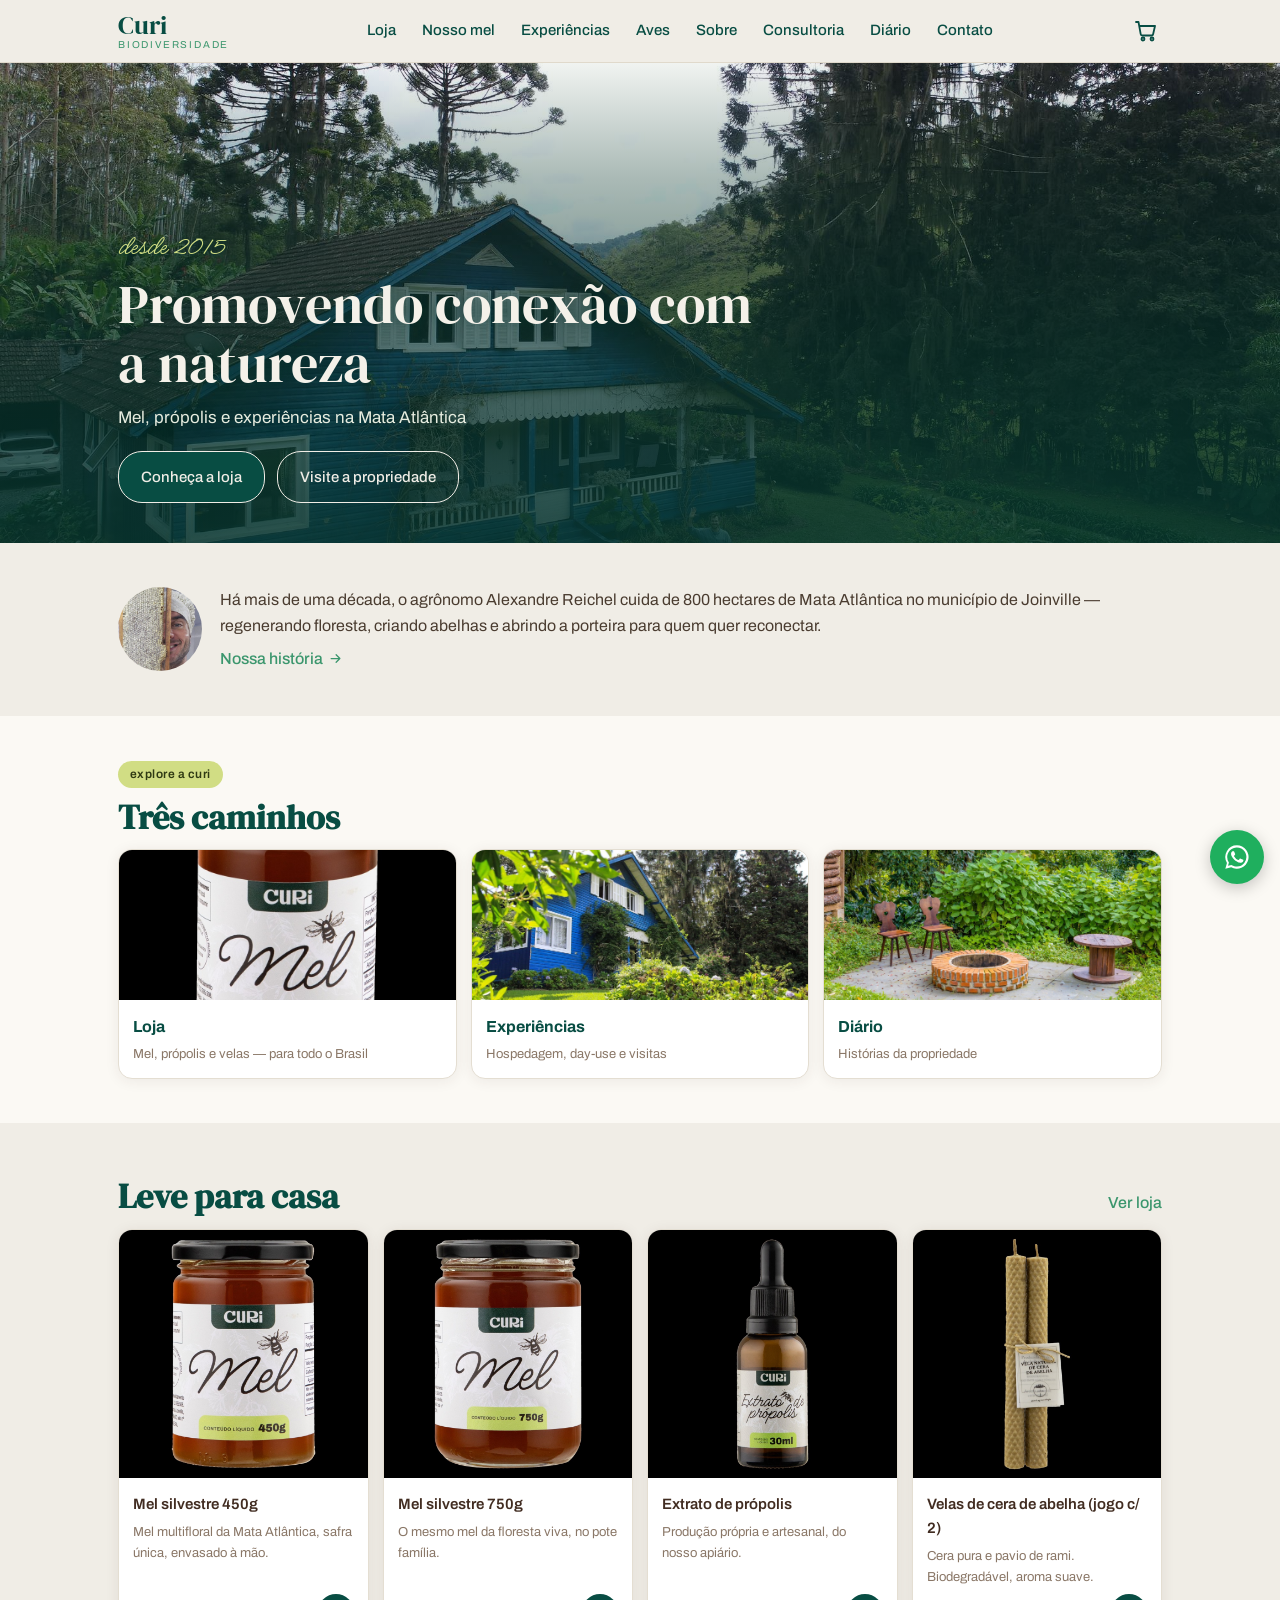
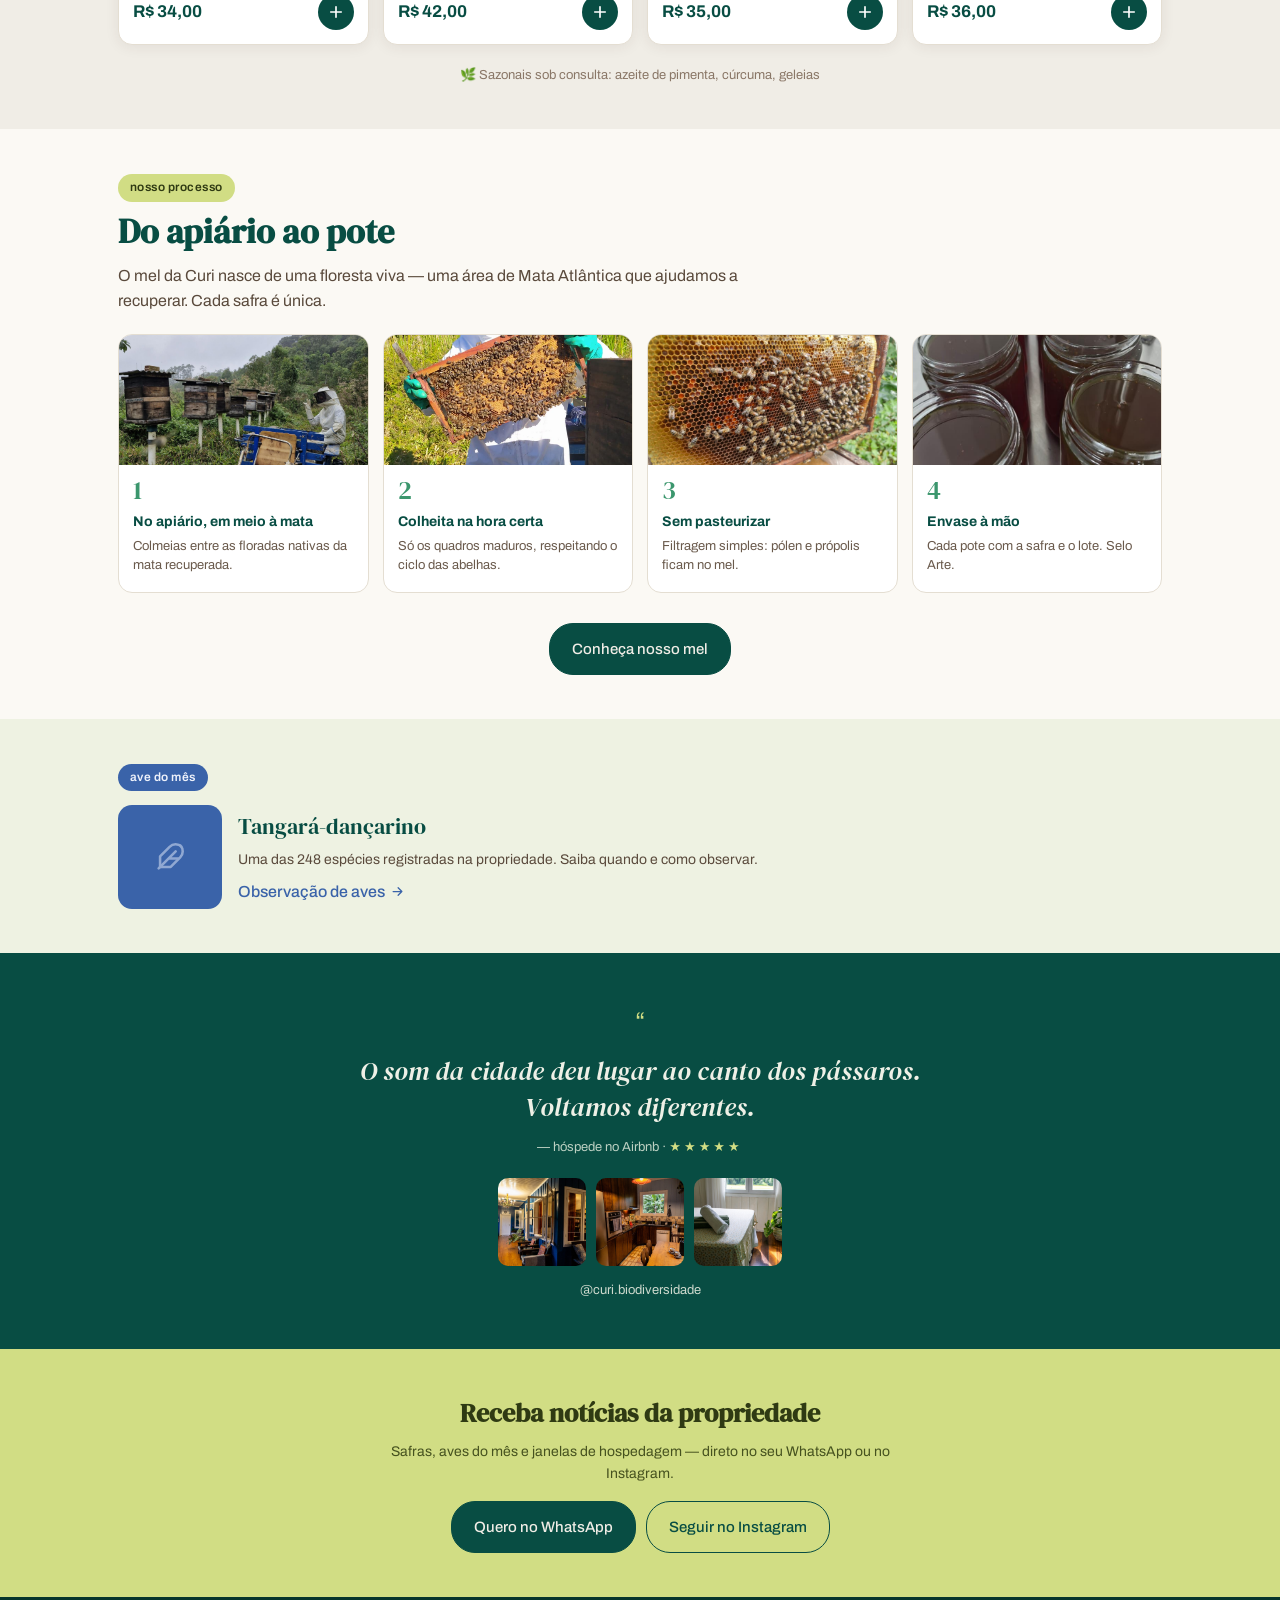
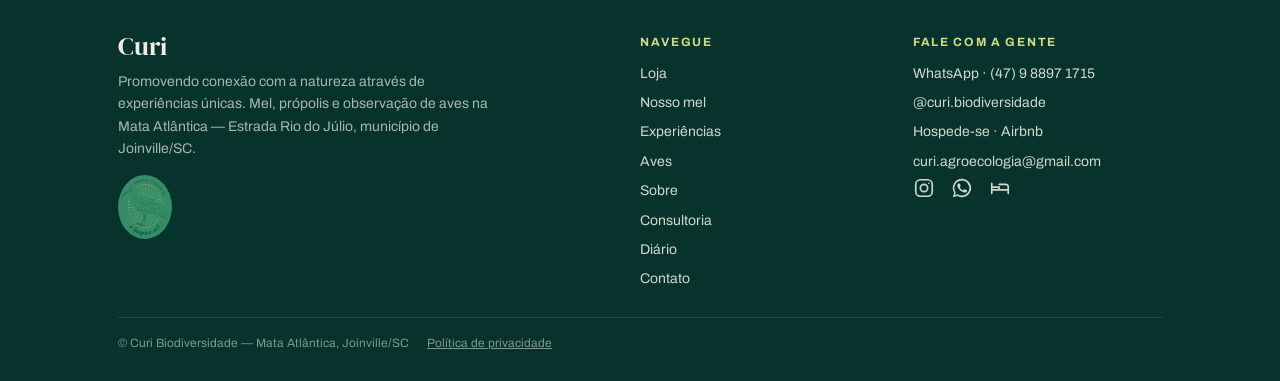
<file: index.html>
<!DOCTYPE html>
<html lang="pt-BR">
<head>
<meta charset="utf-8">
<meta name="viewport" content="width=device-width, initial-scale=1">
<title>Curi Biodiversidade — Mel, própolis e experiências na Mata Atlântica</title>
<link rel="canonical" href="https://curibiodiversidade.com.br/">
<meta property="og:type" content="website">
<meta property="og:site_name" content="Curi Biodiversidade">
<meta property="og:locale" content="pt_BR">
<meta property="og:url" content="https://curibiodiversidade.com.br/">
<meta property="og:title" content="Curi Biodiversidade — Mel, própolis e experiências na Mata Atlântica">
<meta property="og:description" content="Mel multifloral de safra única, própolis e velas de cera, direto de 800 hectares de Mata Atlântica no município de Joinville/SC. Hospedagem, day-use e observação de aves (248 espécies).">
<meta property="og:image" content="https://curibiodiversidade.com.br/assets/img/home-hero.jpg">
<meta name="twitter:card" content="summary_large_image">
<meta name="description" content="Mel multifloral de safra única, própolis e velas de cera, direto de 800 hectares de Mata Atlântica no município de Joinville/SC. Hospedagem, day-use e observação de aves (248 espécies).">
<link rel="preconnect" href="https://fonts.googleapis.com">
<link rel="preconnect" href="https://fonts.gstatic.com" crossorigin>
<link href="https://fonts.googleapis.com/css2?family=Archivo:wght@400;500;700&family=DM+Serif+Display:ital@0;1&family=Meow+Script&display=swap" rel="stylesheet">
<link rel="stylesheet" href="css/style.css">
<link rel="icon" href="assets/brand/selo-curicaca.svg" type="image/svg+xml">
<script src="js/store.js" defer></script>
<script src="js/supabase-config.js" defer></script>
<script src="js/analytics.js" defer></script>
<script src="js/conteudo.js" defer></script>
<script src="js/cart.js" defer></script>
<script src="js/site.js" defer></script>
<script type="application/ld+json">
{
  "@context": "https://schema.org",
  "@type": "LocalBusiness",
  "url": "https://curibiodiversidade.com.br",
  "name": "Curi Biodiversidade",
  "description": "Apicultura agroecológica, recuperação ambiental e observação de aves na Mata Atlântica.",
  "telephone": "+55 47 98897-1715",
  "email": "curi.agroecologia@gmail.com",
  "address": { "@type": "PostalAddress", "addressLocality": "Joinville", "addressRegion": "SC", "addressCountry": "BR" },
  "sameAs": ["https://www.instagram.com/curi.biodiversidade/", "https://www.airbnb.com.br/rooms/13135898"]
}
</script>
</head>
<body>

<main>

  <!-- Hero -->
  <section class="hero" style="background-image:url('assets/img/home-hero.jpg')">
    <div class="hero-content">
      <span class="script" data-texto="home_script">desde 2015</span>
      <h1 data-texto="home_titulo">Promovendo conexão com a natureza</h1>
      <p data-texto="home_subtitulo">Mel, própolis e experiências na Mata Atlântica</p>
      <div class="cta-row">
        <a class="btn btn-primary" href="loja.html" style="border-color:var(--creme)">Conheça a loja</a>
        <a class="btn btn-light" href="experiencias.html">Visite a propriedade</a>
      </div>
    </div>
  </section>

  <!-- Quem somos em 1 frase -->
  <section class="sec">
    <div class="wrap" style="display:flex;gap:18px;align-items:center">
      <img src="assets/img/alexandre-avatar.jpg" alt="Alexandre Reichel segurando um favo de mel" loading="lazy"
           style="min-width:84px;width:84px;height:84px;border-radius:50%;object-fit:cover">
      <div>
        <p data-texto="home_quem_somos" style="margin-bottom:8px;color:#4a3c30">Há mais de uma década, o agrônomo Alexandre Reichel cuida de 800 hectares de Mata Atlântica no município de Joinville — regenerando floresta, criando abelhas e abrindo a porteira para quem quer reconectar.</p>
        <a class="link" href="sobre.html">Nossa história <svg viewBox="0 0 24 24" fill="none" stroke="currentColor" stroke-width="2" stroke-linecap="round" stroke-linejoin="round"><path d="M5 12h14M13 6l6 6-6 6"/></svg></a>
      </div>
    </div>
  </section>

  <!-- Três caminhos -->
  <section class="sec sec-alt">
    <div class="wrap">
      <span class="tag">explore a curi</span>
      <h2 class="h2">Três caminhos</h2>
      <div class="grid-3">
        <a class="card" href="loja.html" style="text-decoration:none">
          <img src="assets/img/home-caminho-loja.jpg" alt="Pote de mel da Curi" style="height:150px;width:100%;object-fit:cover" loading="lazy">
          <div class="card-body"><b style="color:var(--verde-curi)">Loja</b><p class="muted" style="font-size:13px;margin-top:4px">Mel, própolis e velas — para todo o Brasil</p></div>
        </a>
        <a class="card" href="experiencias.html" style="text-decoration:none">
          <img src="assets/img/experiencias-hero.jpg" alt="A casa azul entre as árvores, com hortênsias no jardim" style="height:150px;width:100%;object-fit:cover" loading="lazy">
          <div class="card-body"><b style="color:var(--verde-curi)">Experiências</b><p class="muted" style="font-size:13px;margin-top:4px">Hospedagem, day-use e visitas</p></div>
        </a>
        <a class="card" href="diario.html" style="text-decoration:none">
          <img src="assets/img/home-caminho-diario.jpg" alt="Área de fogueira no jardim" style="height:150px;width:100%;object-fit:cover" loading="lazy">
          <div class="card-body"><b style="color:var(--verde-curi)">Diário</b><p class="muted" style="font-size:13px;margin-top:4px">Histórias da propriedade</p></div>
        </a>
      </div>
    </div>
  </section>

  <!-- Produtos em destaque -->
  <section class="sec">
    <div class="wrap">
      <div style="display:flex;justify-content:space-between;align-items:baseline;gap:12px">
        <h2 class="h2">Leve para casa</h2>
        <a class="link" href="loja.html">Ver loja</a>
      </div>
      <div class="grid-4" data-products="destaque"></div>
      <p class="muted center mt-2" style="font-size:13px">🌿 Sazonais sob consulta: azeite de pimenta, cúrcuma, geleias</p>
    </div>
  </section>

  <!-- Do apiário ao pote (mel protagonista) -->
  <section class="sec sec-alt">
    <div class="wrap">
      <span class="tag">nosso processo</span>
      <h2 class="h2">Do apiário ao pote</h2>
      <p class="lead mb-2">O mel da Curi nasce de uma floresta viva — uma área de Mata Atlântica que ajudamos a recuperar. Cada safra é única.</p>
      <div class="steps steps-4">
        <div class="step">
          <img src="assets/img/mel-processo-01-apiario.jpg" alt="Colmeias da Curi no apiário, em meio à mata" loading="lazy">
          <div class="step-body"><span class="num">1</span><b>No apiário, em meio à mata</b><p>Colmeias entre as floradas nativas da mata recuperada.</p></div>
        </div>
        <div class="step">
          <img src="assets/img/mel-processo-03-colheita.jpg" alt="Alexandre segurando um quadro com abelhas na colheita" loading="lazy">
          <div class="step-body"><span class="num">2</span><b>Colheita na hora certa</b><p>Só os quadros maduros, respeitando o ciclo das abelhas.</p></div>
        </div>
        <div class="step">
          <img src="assets/img/mel-processo-04-favo.jpg" alt="Favo de mel operculado em detalhe" loading="lazy">
          <div class="step-body"><span class="num">3</span><b>Sem pasteurizar</b><p>Filtragem simples: pólen e própolis ficam no mel.</p></div>
        </div>
        <div class="step">
          <img src="assets/img/mel-processo-05-envase.jpg" alt="Potes de mel recém-envasados" loading="lazy">
          <div class="step-body"><span class="num">4</span><b>Envase à mão</b><p>Cada pote com a safra e o lote. Selo Arte.</p></div>
        </div>
      </div>
      <div class="center mt-3">
        <a class="btn btn-primary" href="nosso-mel.html">Conheça nosso mel</a>
      </div>
    </div>
  </section>

  <!-- Ave do mês -->
  <section class="sec" style="background:#eef2e2">
    <div class="wrap">
      <span class="tag tag-azul">ave do mês</span>
      <div style="display:flex;gap:16px;margin-top:14px;align-items:center;flex-wrap:wrap">
        <div class="ph ph-azul" style="min-width:104px;width:104px;height:104px;border-radius:14px" aria-hidden="true">
          <svg viewBox="0 0 24 24" fill="none" stroke="currentColor" stroke-width="1.8" stroke-linecap="round" stroke-linejoin="round"><path d="M20.2 4.8a6 6 0 0 0-8.5 0L5 11.5V19h7.5l6.7-6.7a6 6 0 0 0 0-8.5z"/><path d="M16 8L4 20M17.5 13H12"/></svg>
        </div>
        <div style="flex:1;min-width:240px">
          <h3 class="serif" style="font-size:22px;color:var(--verde-curi);margin-bottom:4px" data-texto="home_ave_nome">Tangará-dançarino</h3>
          <p data-texto="home_ave_texto" style="font-size:14px;color:#5a4a3c;margin-bottom:8px">Uma das 248 espécies registradas na propriedade. Saiba quando e como observar.</p>
          <a class="link link-azul" href="observacao-de-aves.html">Observação de aves <svg viewBox="0 0 24 24" fill="none" stroke="currentColor" stroke-width="2" stroke-linecap="round" stroke-linejoin="round"><path d="M5 12h14M13 6l6 6-6 6"/></svg></a>
        </div>
      </div>
    </div>
  </section>

  <!-- Prova social -->
  <section class="quote-block">
    <div class="wrap">
      <span style="color:var(--verde-broto);font-size:26px">“</span>
      <p class="serif" data-texto="home_depoimento">O som da cidade deu lugar ao canto dos pássaros. Voltamos diferentes.</p>
      <p class="who">— hóspede no Airbnb · <span class="stars">★★★★★</span></p>
      <div style="display:flex;gap:10px;justify-content:center;margin-top:20px">
        <img src="assets/img/home-galeria-01.jpg" alt="Sala e varanda da casa" style="width:88px;height:88px;object-fit:cover;border-radius:10px" loading="lazy">
        <img src="assets/img/home-galeria-02.jpg" alt="Cozinha da casa" style="width:88px;height:88px;object-fit:cover;border-radius:10px" loading="lazy">
        <img src="assets/img/home-galeria-03.jpg" alt="Quarto da casa" style="width:88px;height:88px;object-fit:cover;border-radius:10px" loading="lazy">
      </div>
      <p style="font-size:13px;margin-top:14px"><a href="https://www.instagram.com/curi.biodiversidade/" target="_blank" rel="noopener" style="color:#cdd9cd;text-decoration:none">@curi.biodiversidade</a></p>
    </div>
  </section>

  <!-- Notícias da propriedade -->
  <section class="news-block">
    <div class="wrap" style="max-width:560px">
      <h2>Receba notícias da propriedade</h2>
      <p>Safras, aves do mês e janelas de hospedagem — direto no seu WhatsApp ou no Instagram.</p>
      <div style="display:flex;gap:10px;justify-content:center;flex-wrap:wrap">
        <a class="btn btn-primary" href="https://wa.me/5547988971715?text=Ol%C3%A1!%20Quero%20receber%20not%C3%ADcias%20da%20Curi%20%F0%9F%8C%BF" target="_blank" rel="noopener">Quero no WhatsApp</a>
        <a class="btn btn-outline" href="https://www.instagram.com/curi.biodiversidade/" target="_blank" rel="noopener">Seguir no Instagram</a>
      </div>
    </div>
  </section>

</main>

</body>
</html>
</file>
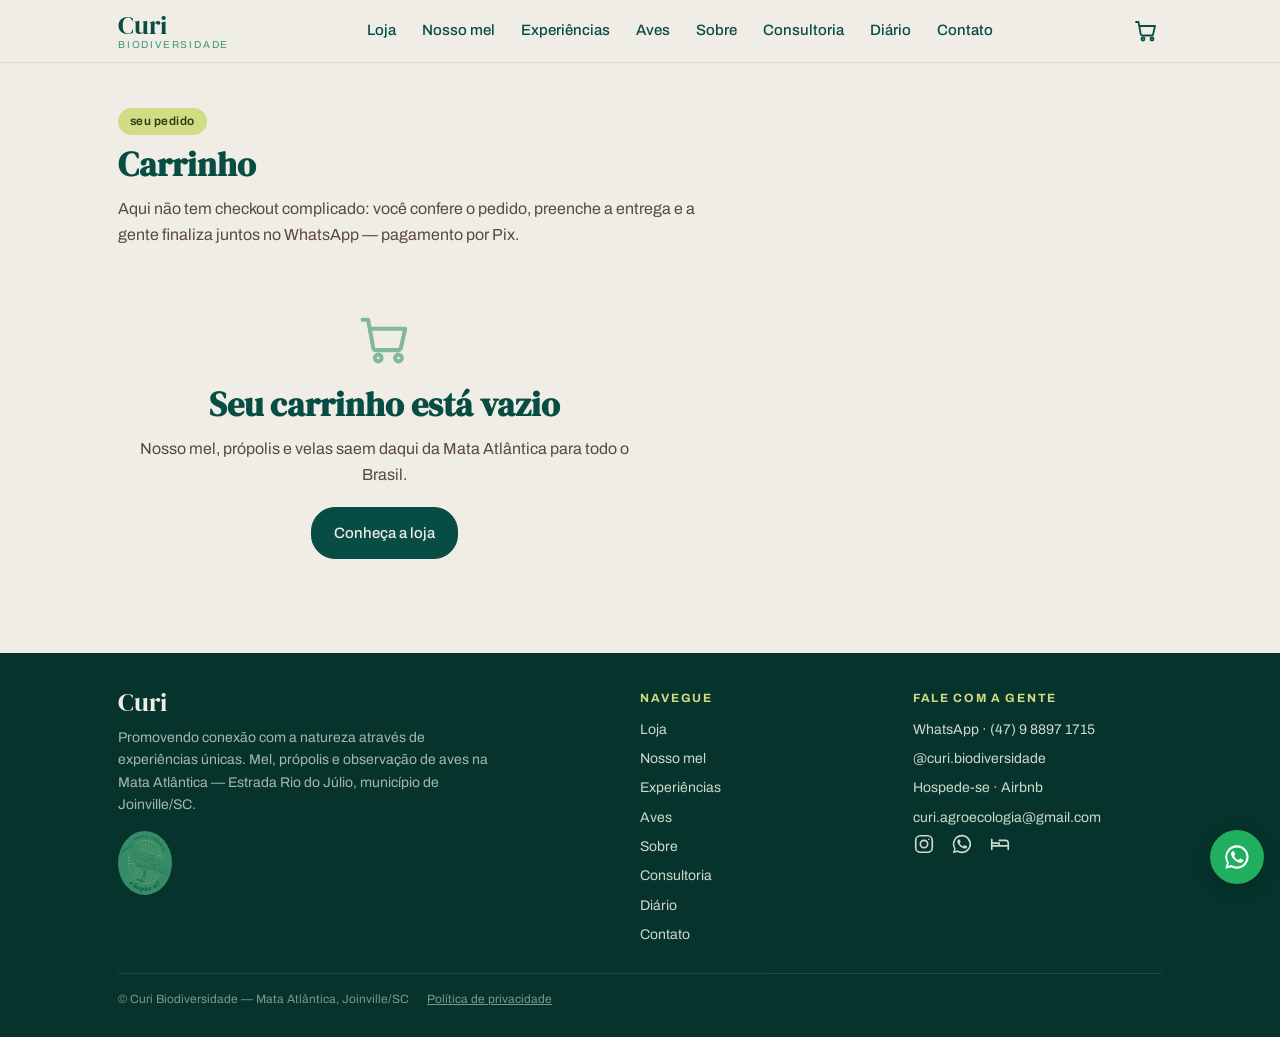
<file: carrinho.html>
<!DOCTYPE html>
<html lang="pt-BR">
<head>
<meta charset="utf-8">
<meta name="viewport" content="width=device-width, initial-scale=1">
<title>Carrinho — Curi Biodiversidade</title>
<meta name="description" content="Finalize seu pedido: enviamos tudo organizado para o WhatsApp da Curi e você paga por Pix.">
<meta name="robots" content="noindex">
<link rel="preconnect" href="https://fonts.googleapis.com">
<link rel="preconnect" href="https://fonts.gstatic.com" crossorigin>
<link href="https://fonts.googleapis.com/css2?family=Archivo:wght@400;500;700&family=DM+Serif+Display:ital@0;1&family=Meow+Script&display=swap" rel="stylesheet">
<link rel="stylesheet" href="css/style.css">
<link rel="icon" href="assets/brand/selo-curicaca.svg" type="image/svg+xml">
<script src="js/store.js" defer></script>
<script src="js/supabase-config.js" defer></script>
<script src="js/analytics.js" defer></script>
<script src="js/conteudo.js" defer></script>
<script src="js/cart.js" defer></script>
<script src="js/site.js" defer></script>
</head>
<body>

<main class="wrap">
  <section class="sec" style="padding-bottom:16px">
    <span class="tag">seu pedido</span>
    <h2 class="h2">Carrinho</h2>
    <p class="lead">Aqui não tem checkout complicado: você confere o pedido, preenche a entrega e a gente finaliza juntos no WhatsApp — pagamento por Pix.</p>
  </section>

  <div style="display:grid;gap:26px;grid-template-columns:1fr;align-items:start" class="cart-layout">
    <div id="cart-items"></div>

    <div id="checkout-area">
      <h3 class="serif" style="font-size:22px;color:var(--verde-curi);margin-bottom:14px">Dados de entrega</h3>
      <div class="form-grid">
        <label class="field full">Nome completo
          <input id="f-nome" type="text" autocomplete="name" placeholder="Quem recebe o pedido">
        </label>
        <label class="field">CEP <span class="hint">(preenche o endereço)</span>
          <input id="f-cep" type="text" inputmode="numeric" autocomplete="postal-code" placeholder="00000-000">
        </label>
        <label class="field">Estado
          <select id="f-uf" autocomplete="address-level1">
            <option value="">UF</option>
            <option>AC</option><option>AL</option><option>AP</option><option>AM</option><option>BA</option><option>CE</option><option>DF</option><option>ES</option><option>GO</option><option>MA</option><option>MT</option><option>MS</option><option>MG</option><option>PA</option><option>PB</option><option>PR</option><option>PE</option><option>PI</option><option>RJ</option><option>RN</option><option>RS</option><option>RO</option><option>RR</option><option>SC</option><option>SP</option><option>SE</option><option>TO</option>
          </select>
        </label>
        <label class="field full">Endereço
          <input id="f-endereco" type="text" autocomplete="street-address" placeholder="Rua, avenida, estrada…">
        </label>
        <label class="field">Número
          <input id="f-numero" type="text" placeholder="nº">
        </label>
        <label class="field">Complemento <span class="hint">(opcional)</span>
          <input id="f-complemento" type="text" placeholder="apto, bloco…">
        </label>
        <label class="field">Bairro
          <input id="f-bairro" type="text" autocomplete="address-level3" placeholder="Bairro">
        </label>
        <label class="field">Cidade
          <input id="f-cidade" type="text" autocomplete="address-level2" placeholder="Cidade">
        </label>
        <label class="field full">Observações <span class="hint">(opcional)</span>
          <textarea id="f-obs" rows="2" placeholder="Ponto de referência, presente, recado…"></textarea>
        </label>
      </div>

      <div class="summary mt-2">
        <div class="row"><span>Subtotal</span><b id="sum-subtotal">R$ 0,00</b></div>
        <div class="row"><span>Peso do pedido</span><b id="sum-peso">—</b></div>
        <div class="row"><span>Frete estimado</span><b id="sum-frete">informe o CEP</b></div>
        <div class="row total"><span>Total</span><span id="sum-total">R$ 0,00</span></div>
        <p class="note" id="frete-obs"></p>
      </div>

      <button class="btn btn-whatsapp btn-block mt-2" id="btn-enviar-pedido" style="font-size:16px;padding:15px">
        Enviar pedido pelo WhatsApp
      </button>
      <p class="muted center mt-1" style="font-size:12px">Abre o WhatsApp com seu pedido pronto — nada é cobrado pelo site.</p>
    </div>
  </div>

  <div style="height:44px"></div>
</main>

<script>
document.addEventListener("DOMContentLoaded", () => {
  document.getElementById("frete-obs").textContent = CURI.freteObs;
});
</script>
<style>
@media (min-width: 900px) { .cart-layout { grid-template-columns: 1.1fr 1fr !important; } }
</style>

</body>
</html>
</file>
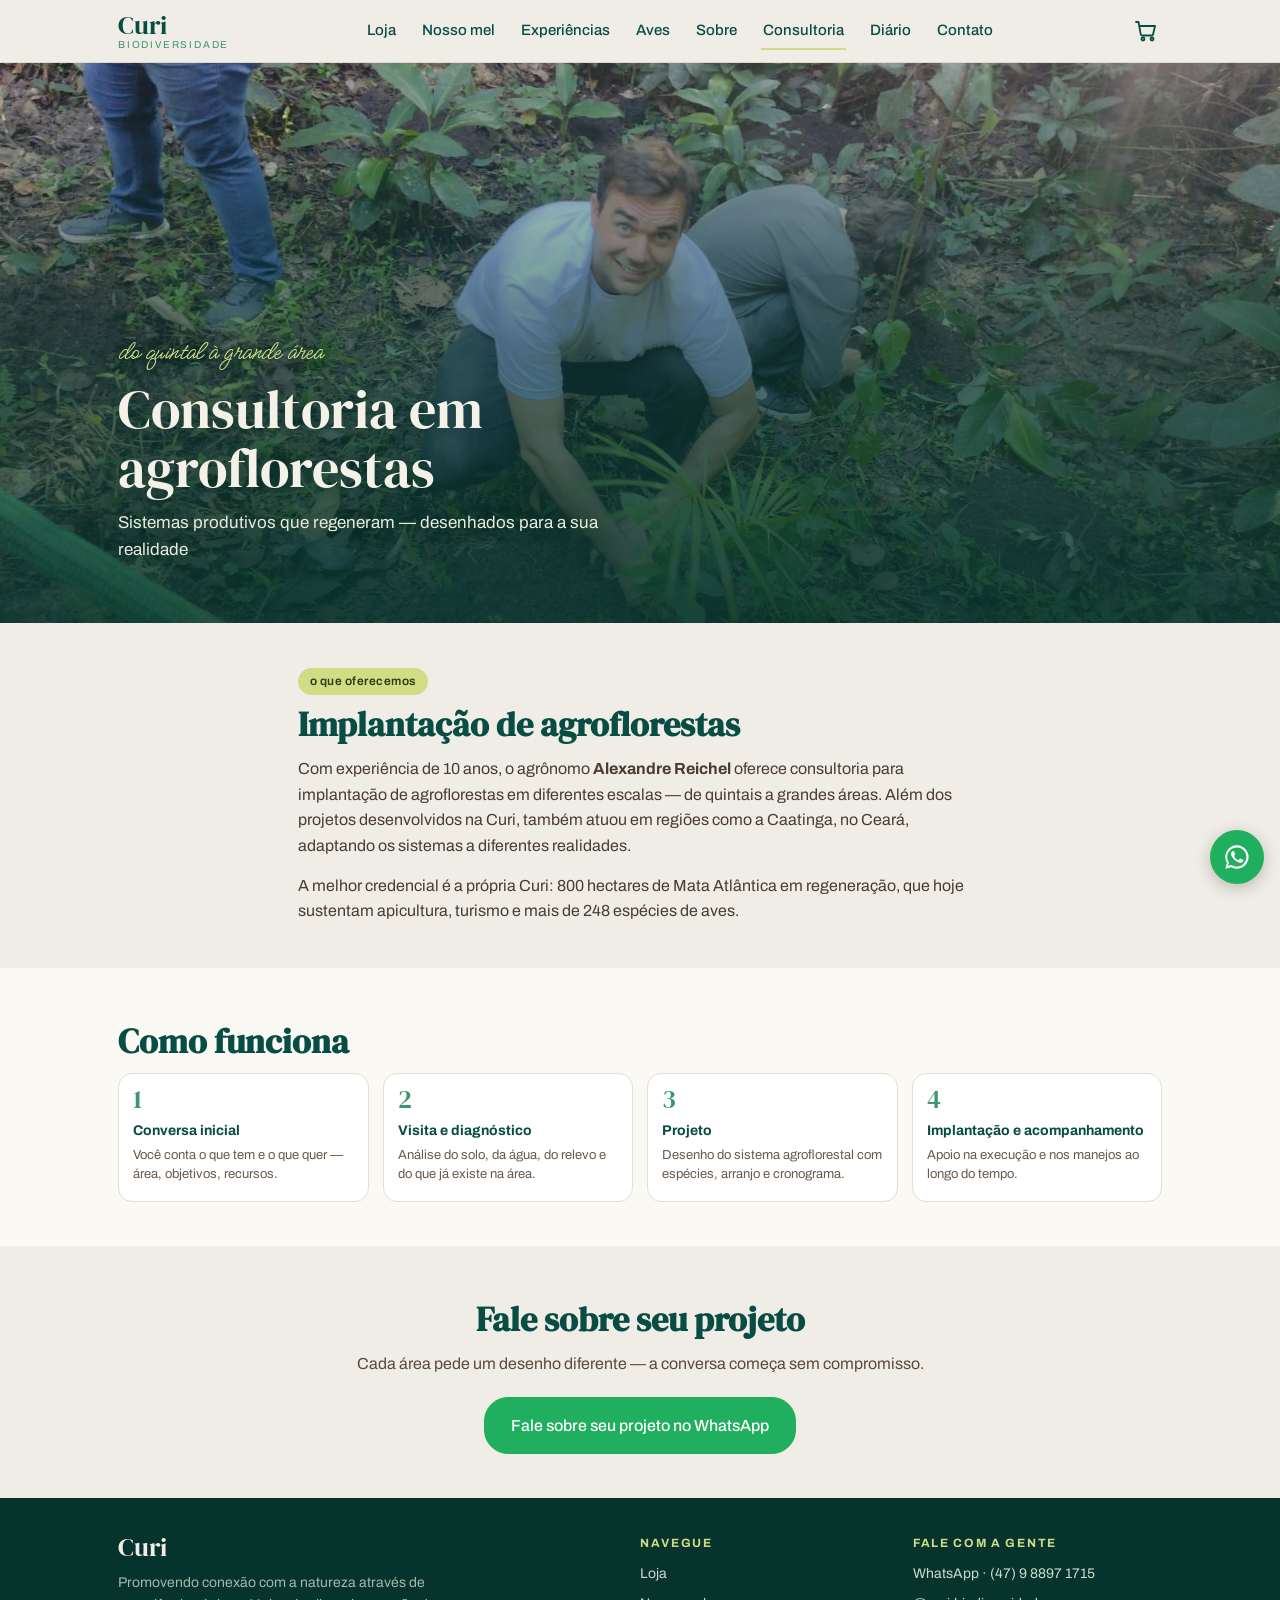
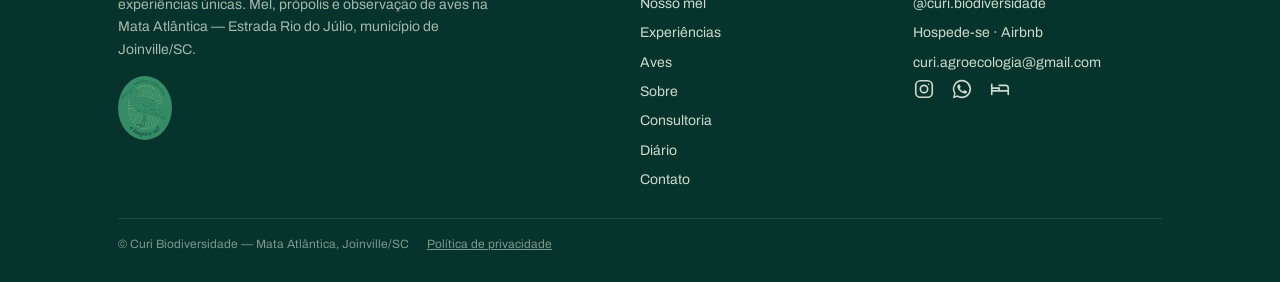
<file: consultoria.html>
<!DOCTYPE html>
<html lang="pt-BR">
<head>
<meta charset="utf-8">
<meta name="viewport" content="width=device-width, initial-scale=1">
<title>Consultoria em agroflorestas | Curi Biodiversidade</title>
<link rel="canonical" href="https://curibiodiversidade.com.br/consultoria.html">
<meta property="og:type" content="website">
<meta property="og:site_name" content="Curi Biodiversidade">
<meta property="og:locale" content="pt_BR">
<meta property="og:url" content="https://curibiodiversidade.com.br/consultoria.html">
<meta property="og:title" content="Consultoria em agroflorestas | Curi Biodiversidade">
<meta property="og:description" content="Consultoria para implantação de agroflorestas, de quintais a grandes áreas, com o agrônomo Alexandre Reichel — 10 anos de experiência na Mata Atlântica e na Caatinga.">
<meta property="og:image" content="https://curibiodiversidade.com.br/assets/img/consultoria-hero.jpg">
<meta name="twitter:card" content="summary_large_image">
<meta name="description" content="Consultoria para implantação de agroflorestas, de quintais a grandes áreas, com o agrônomo Alexandre Reichel — 10 anos de experiência na Mata Atlântica e na Caatinga.">
<link rel="preconnect" href="https://fonts.googleapis.com">
<link rel="preconnect" href="https://fonts.gstatic.com" crossorigin>
<link href="https://fonts.googleapis.com/css2?family=Archivo:wght@400;500;700&family=DM+Serif+Display:ital@0;1&family=Meow+Script&display=swap" rel="stylesheet">
<link rel="stylesheet" href="css/style.css">
<link rel="icon" href="assets/brand/selo-curicaca.svg" type="image/svg+xml">
<script src="js/store.js" defer></script>
<script src="js/supabase-config.js" defer></script>
<script src="js/analytics.js" defer></script>
<script src="js/conteudo.js" defer></script>
<script src="js/cart.js" defer></script>
<script src="js/site.js" defer></script>
</head>
<body>

<main>

  <section class="hero hero-compact" style="background-image:url('assets/img/consultoria-hero.jpg')">
    <div class="hero-content">
      <span class="script">do quintal à grande área</span>
      <h1>Consultoria em agroflorestas</h1>
      <p>Sistemas produtivos que regeneram — desenhados para a sua realidade</p>
    </div>
  </section>

  <section class="sec">
    <div class="wrap" style="max-width:720px">
      <span class="tag">o que oferecemos</span>
      <h2 class="h2">Implantação de agroflorestas</h2>
      <p style="color:#4a3c30;margin-bottom:14px">Com experiência de 10 anos, o agrônomo <b>Alexandre Reichel</b> oferece consultoria para implantação de agroflorestas em diferentes escalas — de quintais a grandes áreas. Além dos projetos desenvolvidos na Curi, também atuou em regiões como a Caatinga, no Ceará, adaptando os sistemas a diferentes realidades.</p>
      <p style="color:#4a3c30">A melhor credencial é a própria Curi: 800 hectares de Mata Atlântica em regeneração, que hoje sustentam apicultura, turismo e mais de 248 espécies de aves.</p>
    </div>
  </section>

  <section class="sec sec-alt">
    <div class="wrap">
      <h2 class="h2">Como funciona</h2>
      <div class="steps steps-4">
        <div class="step"><div class="step-body"><span class="num">1</span><b>Conversa inicial</b><p>Você conta o que tem e o que quer — área, objetivos, recursos.</p></div></div>
        <div class="step"><div class="step-body"><span class="num">2</span><b>Visita e diagnóstico</b><p>Análise do solo, da água, do relevo e do que já existe na área.</p></div></div>
        <div class="step"><div class="step-body"><span class="num">3</span><b>Projeto</b><p>Desenho do sistema agroflorestal com espécies, arranjo e cronograma.</p></div></div>
        <div class="step"><div class="step-body"><span class="num">4</span><b>Implantação e acompanhamento</b><p>Apoio na execução e nos manejos ao longo do tempo.</p></div></div>
      </div>
    </div>
  </section>

  <section class="sec">
    <div class="wrap center">
      <h2 class="h2">Fale sobre seu projeto</h2>
      <p class="lead" style="margin:0 auto 20px">Cada área pede um desenho diferente — a conversa começa sem compromisso.</p>
      <a class="btn btn-whatsapp" style="font-size:16px;padding:15px 26px" href="https://wa.me/5547988971715?text=Ol%C3%A1!%20Tenho%20interesse%20na%20consultoria%20em%20agroflorestas.%20Minha%20%C3%A1rea%20fica%20em%3A%20" target="_blank" rel="noopener">Fale sobre seu projeto no WhatsApp</a>
    </div>
  </section>

</main>

</body>
</html>
</file>
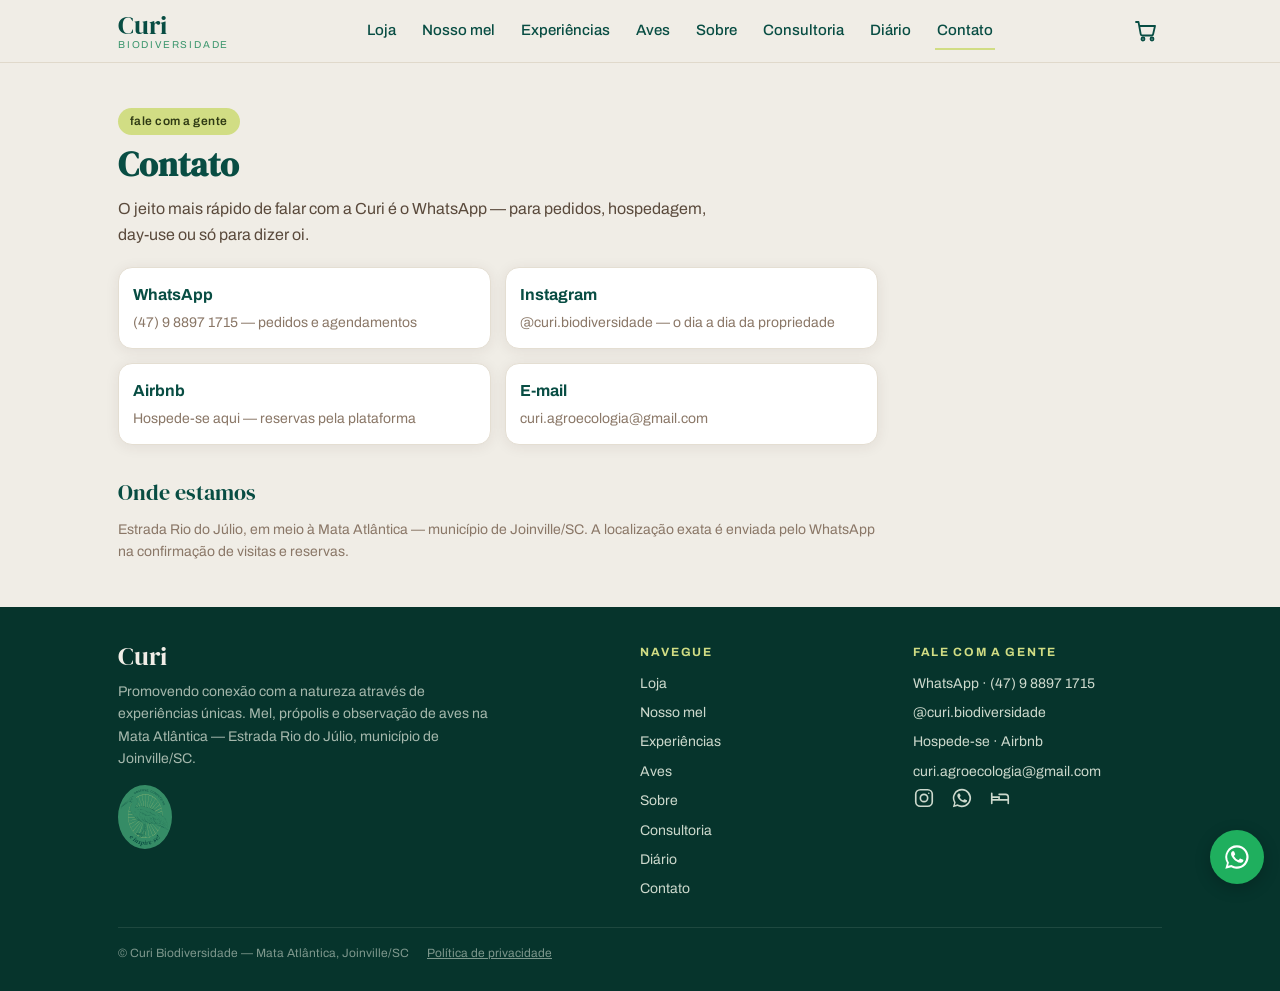
<file: contato.html>
<!DOCTYPE html>
<html lang="pt-BR">
<head>
<meta charset="utf-8">
<meta name="viewport" content="width=device-width, initial-scale=1">
<title>Contato | Curi Biodiversidade</title>
<link rel="canonical" href="https://curibiodiversidade.com.br/contato.html">
<meta property="og:type" content="website">
<meta property="og:site_name" content="Curi Biodiversidade">
<meta property="og:locale" content="pt_BR">
<meta property="og:url" content="https://curibiodiversidade.com.br/contato.html">
<meta property="og:title" content="Contato | Curi Biodiversidade">
<meta property="og:description" content="Fale com a Curi Biodiversidade: WhatsApp (47) 9 8897 1715, Instagram @curi.biodiversidade, hospedagem via Airbnb. Estrada Rio do Júlio, município de Joinville/SC.">
<meta property="og:image" content="https://curibiodiversidade.com.br/assets/img/home-hero.jpg">
<meta name="twitter:card" content="summary_large_image">
<meta name="description" content="Fale com a Curi Biodiversidade: WhatsApp (47) 9 8897 1715, Instagram @curi.biodiversidade, hospedagem via Airbnb. Estrada Rio do Júlio, município de Joinville/SC.">
<link rel="preconnect" href="https://fonts.googleapis.com">
<link rel="preconnect" href="https://fonts.gstatic.com" crossorigin>
<link href="https://fonts.googleapis.com/css2?family=Archivo:wght@400;500;700&family=DM+Serif+Display:ital@0;1&family=Meow+Script&display=swap" rel="stylesheet">
<link rel="stylesheet" href="css/style.css">
<link rel="icon" href="assets/brand/selo-curicaca.svg" type="image/svg+xml">
<script src="js/store.js" defer></script>
<script src="js/supabase-config.js" defer></script>
<script src="js/analytics.js" defer></script>
<script src="js/conteudo.js" defer></script>
<script src="js/cart.js" defer></script>
<script src="js/site.js" defer></script>
</head>
<body>

<main>

  <section class="sec" style="padding-bottom:20px">
    <div class="wrap">
      <span class="tag">fale com a gente</span>
      <h2 class="h2">Contato</h2>
      <p class="lead">O jeito mais rápido de falar com a Curi é o WhatsApp — para pedidos, hospedagem, day-use ou só para dizer oi.</p>
    </div>
  </section>

  <section class="sec" style="padding-top:0">
    <div class="wrap">
      <div class="grid-2" style="max-width:760px">
        <a class="card" style="text-decoration:none" href="https://wa.me/5547988971715?text=Ol%C3%A1!%20Vim%20pelo%20site%20da%20Curi." target="_blank" rel="noopener">
          <div class="card-body">
            <b style="color:var(--verde-curi)">WhatsApp</b>
            <p class="muted" style="font-size:14px;margin-top:4px">(47) 9 8897 1715 — pedidos e agendamentos</p>
          </div>
        </a>
        <a class="card" style="text-decoration:none" href="https://www.instagram.com/curi.biodiversidade/" target="_blank" rel="noopener">
          <div class="card-body">
            <b style="color:var(--verde-curi)">Instagram</b>
            <p class="muted" style="font-size:14px;margin-top:4px">@curi.biodiversidade — o dia a dia da propriedade</p>
          </div>
        </a>
        <a class="card" style="text-decoration:none" href="https://www.airbnb.com.br/rooms/13135898?utm_source=site&utm_medium=contato" target="_blank" rel="noopener">
          <div class="card-body">
            <b style="color:var(--verde-curi)">Airbnb</b>
            <p class="muted" style="font-size:14px;margin-top:4px">Hospede-se aqui — reservas pela plataforma</p>
          </div>
        </a>
        <a class="card" style="text-decoration:none" href="mailto:curi.agroecologia@gmail.com">
          <div class="card-body">
            <b style="color:var(--verde-curi)">E-mail</b>
            <p class="muted" style="font-size:14px;margin-top:4px">curi.agroecologia@gmail.com</p>
          </div>
        </a>
      </div>

      <div class="mt-3" style="max-width:760px">
        <h3 class="serif" style="font-size:22px;color:var(--verde-curi);margin-bottom:8px">Onde estamos</h3>
        <p class="muted" data-texto="contato_local">Estrada Rio do Júlio, em meio à Mata Atlântica — município de Joinville/SC. A localização exata é enviada pelo WhatsApp na confirmação de visitas e reservas.</p>
      </div>
    </div>
  </section>

</main>

</body>
</html>
</file>
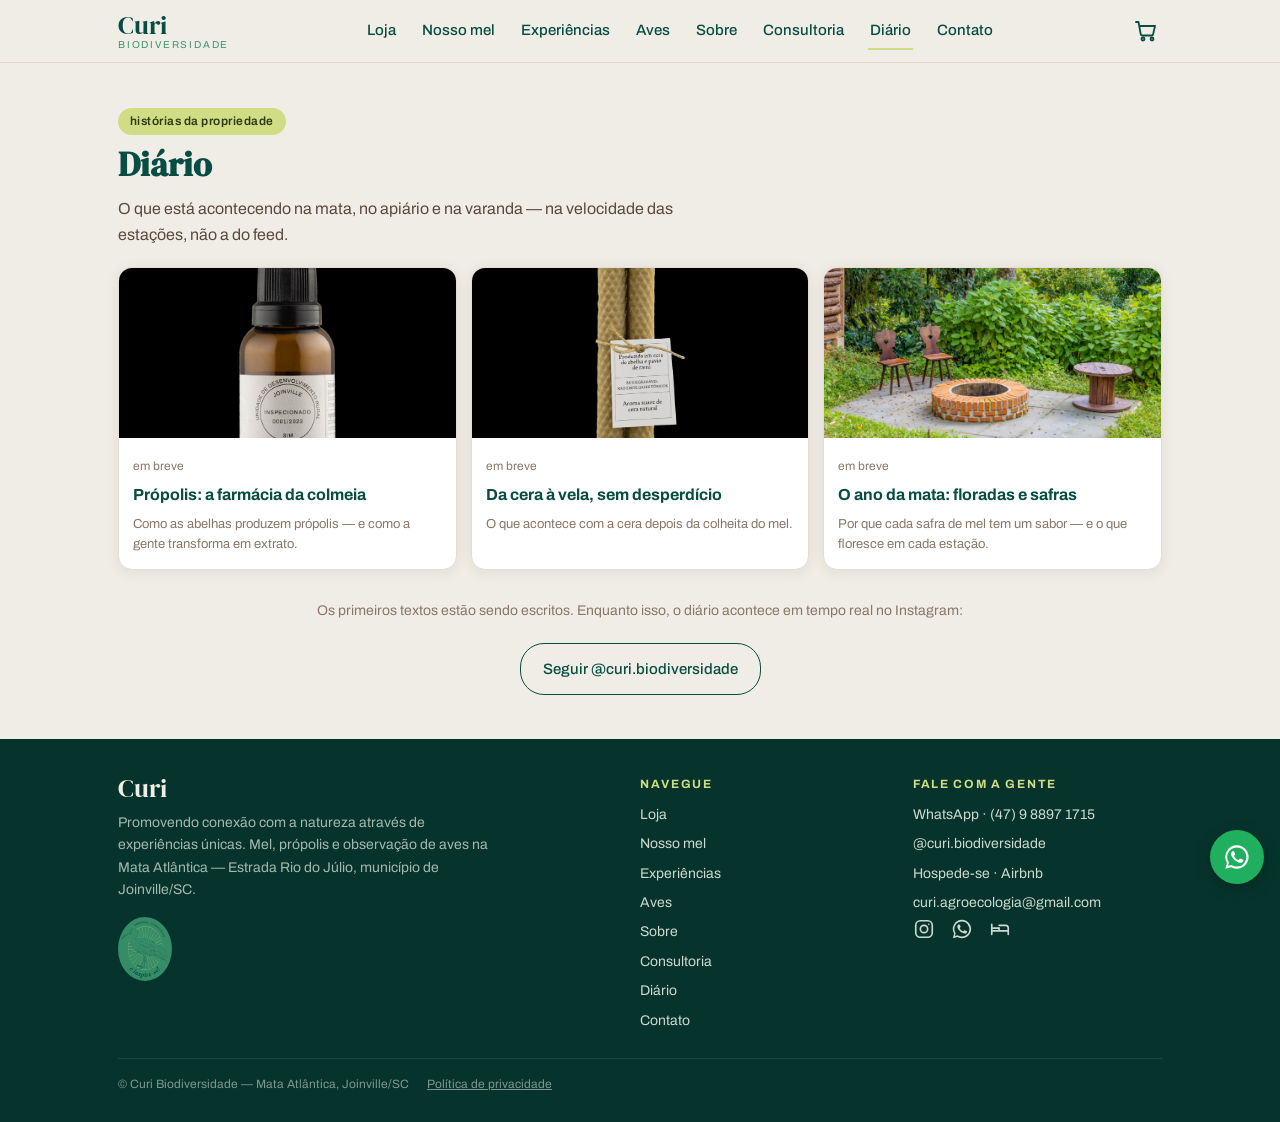
<file: diario.html>
<!DOCTYPE html>
<html lang="pt-BR">
<head>
<meta charset="utf-8">
<meta name="viewport" content="width=device-width, initial-scale=1">
<title>Diário da propriedade | Curi Biodiversidade</title>
<link rel="canonical" href="https://curibiodiversidade.com.br/diario.html">
<meta property="og:type" content="website">
<meta property="og:site_name" content="Curi Biodiversidade">
<meta property="og:locale" content="pt_BR">
<meta property="og:url" content="https://curibiodiversidade.com.br/diario.html">
<meta property="og:title" content="Diário da propriedade | Curi Biodiversidade">
<meta property="og:description" content="Histórias da Curi: sazonalidade da apicultura, aves do mês, floradas e recuperação ambiental na Mata Atlântica.">
<meta property="og:image" content="https://curibiodiversidade.com.br/assets/img/home-caminho-diario.jpg">
<meta name="twitter:card" content="summary_large_image">
<meta name="description" content="Histórias da Curi: sazonalidade da apicultura, aves do mês, floradas e recuperação ambiental na Mata Atlântica.">
<link rel="preconnect" href="https://fonts.googleapis.com">
<link rel="preconnect" href="https://fonts.gstatic.com" crossorigin>
<link href="https://fonts.googleapis.com/css2?family=Archivo:wght@400;500;700&family=DM+Serif+Display:ital@0;1&family=Meow+Script&display=swap" rel="stylesheet">
<link rel="stylesheet" href="css/style.css">
<link rel="icon" href="assets/brand/selo-curicaca.svg" type="image/svg+xml">
<script src="js/store.js" defer></script>
<script src="js/supabase-config.js" defer></script>
<script src="js/analytics.js" defer></script>
<script src="js/conteudo.js" defer></script>
<script src="js/cart.js" defer></script>
<script src="js/site.js" defer></script>
</head>
<body>

<main>

  <section class="sec" style="padding-bottom:20px">
    <div class="wrap">
      <span class="tag">histórias da propriedade</span>
      <h2 class="h2">Diário</h2>
      <p class="lead">O que está acontecendo na mata, no apiário e na varanda — na velocidade das estações, não a do feed.</p>
    </div>
  </section>

  <section class="sec" style="padding-top:0">
    <div class="wrap">
      <div class="grid-3">
        <article class="card">
          <img src="assets/img/diario-04-propolis.jpg" alt="Extrato de própolis" style="height:170px;width:100%;object-fit:cover" loading="lazy">
          <div class="card-body">
            <span class="muted" style="font-size:12px">em breve</span>
            <b style="display:block;color:var(--verde-curi);margin:4px 0 6px">Própolis: a farmácia da colmeia</b>
            <p class="muted" style="font-size:13px">Como as abelhas produzem própolis — e como a gente transforma em extrato.</p>
          </div>
        </article>
        <article class="card">
          <img src="assets/img/diario-06-velas.jpg" alt="Velas de cera de abelha" style="height:170px;width:100%;object-fit:cover" loading="lazy">
          <div class="card-body">
            <span class="muted" style="font-size:12px">em breve</span>
            <b style="display:block;color:var(--verde-curi);margin:4px 0 6px">Da cera à vela, sem desperdício</b>
            <p class="muted" style="font-size:13px">O que acontece com a cera depois da colheita do mel.</p>
          </div>
        </article>
        <article class="card">
          <img src="assets/img/home-caminho-diario.jpg" alt="Jardim da propriedade" style="height:170px;width:100%;object-fit:cover" loading="lazy">
          <div class="card-body">
            <span class="muted" style="font-size:12px">em breve</span>
            <b style="display:block;color:var(--verde-curi);margin:4px 0 6px">O ano da mata: floradas e safras</b>
            <p class="muted" style="font-size:13px">Por que cada safra de mel tem um sabor — e o que floresce em cada estação.</p>
          </div>
        </article>
      </div>

      <div class="center mt-3">
        <p class="muted mb-2">Os primeiros textos estão sendo escritos. Enquanto isso, o diário acontece em tempo real no Instagram:</p>
        <a class="btn btn-outline" href="https://www.instagram.com/curi.biodiversidade/" target="_blank" rel="noopener">Seguir @curi.biodiversidade</a>
      </div>
    </div>
  </section>

</main>

</body>
</html>
</file>
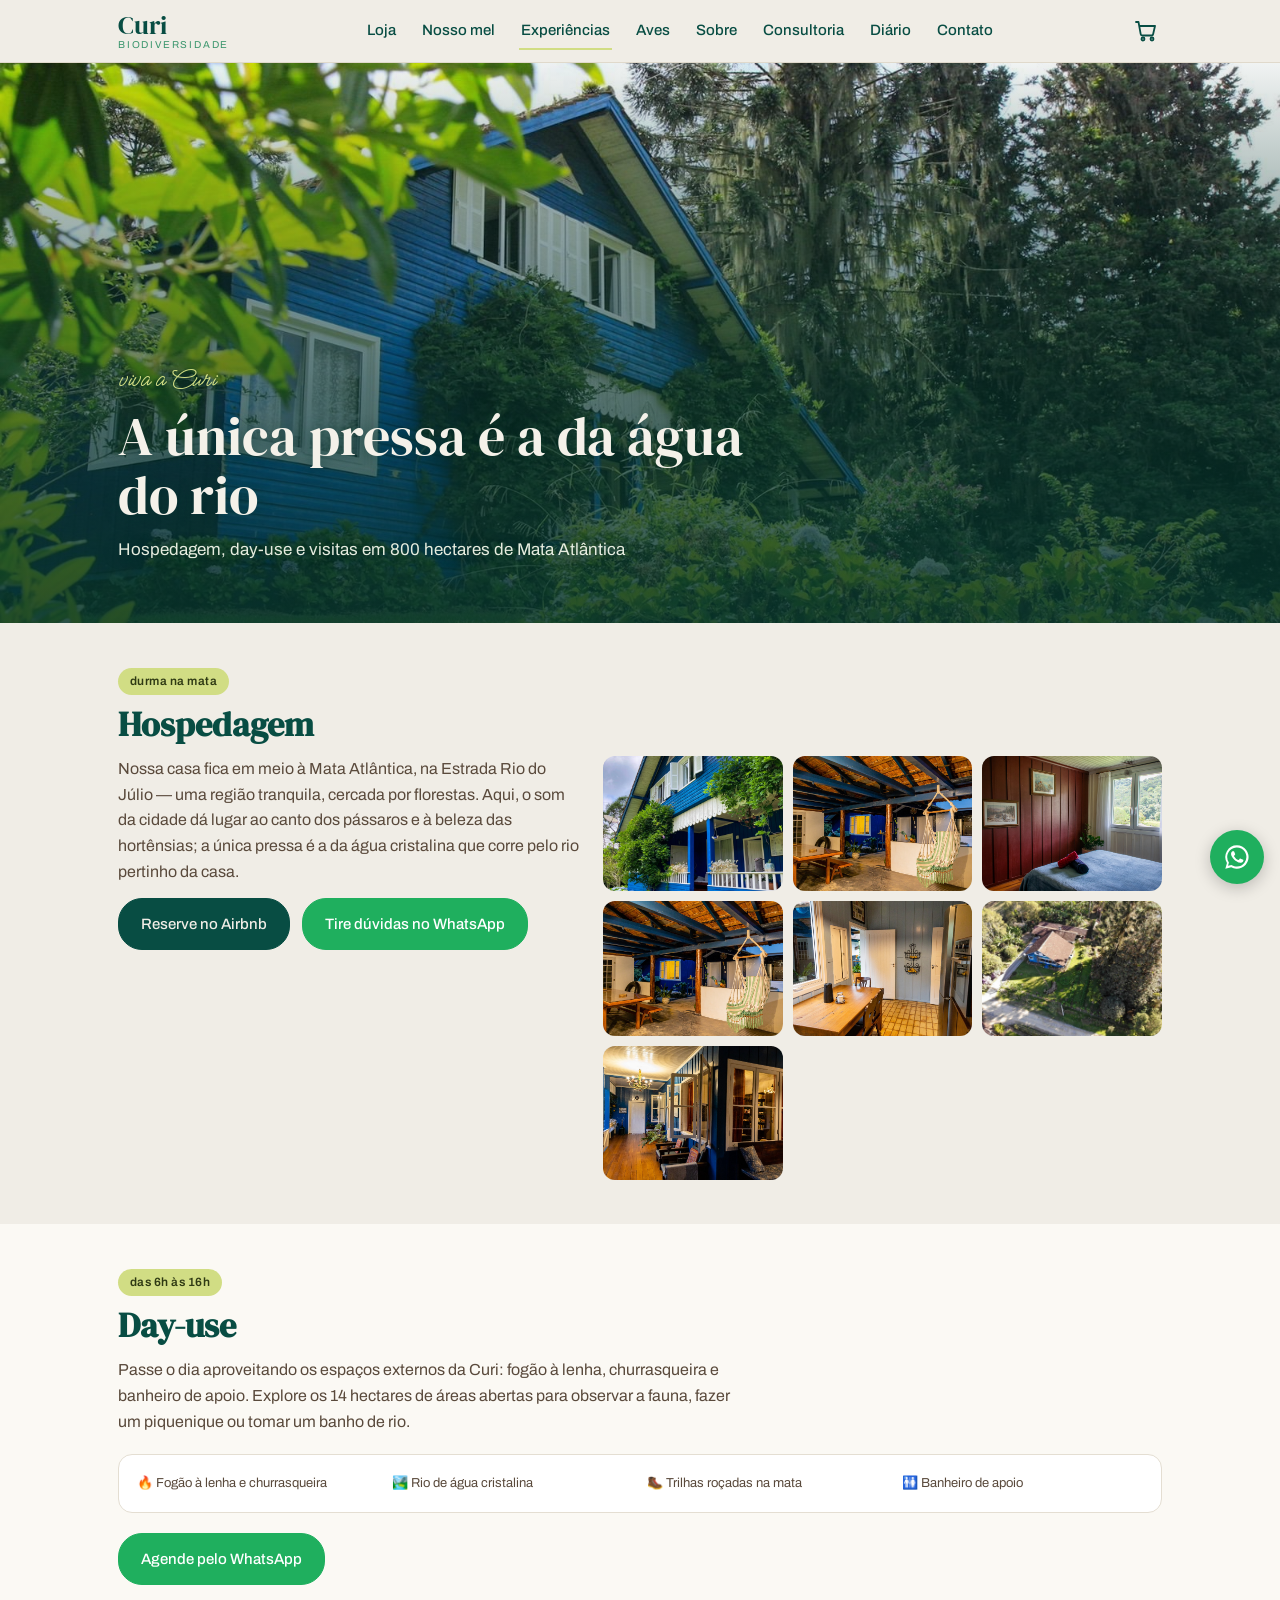
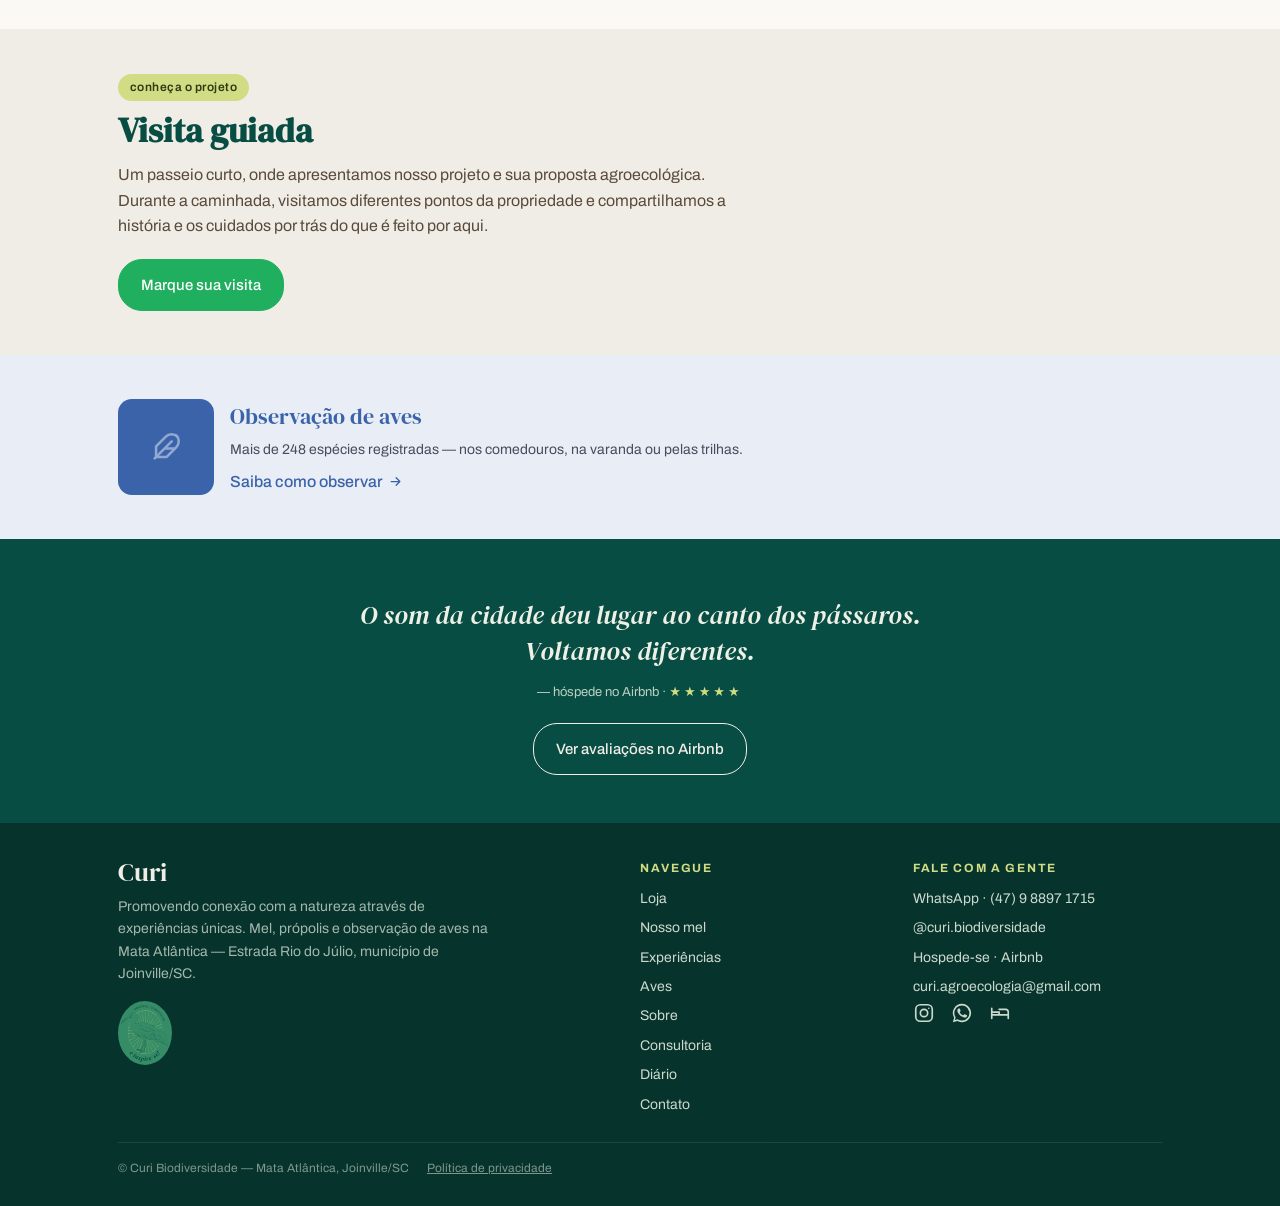
<file: experiencias.html>
<!DOCTYPE html>
<html lang="pt-BR">
<head>
<meta charset="utf-8">
<meta name="viewport" content="width=device-width, initial-scale=1">
<title>Experiências — Hospedagem, day-use e visitas | Curi Biodiversidade</title>
<link rel="canonical" href="https://curibiodiversidade.com.br/experiencias.html">
<meta property="og:type" content="website">
<meta property="og:site_name" content="Curi Biodiversidade">
<meta property="og:locale" content="pt_BR">
<meta property="og:url" content="https://curibiodiversidade.com.br/experiencias.html">
<meta property="og:title" content="Experiências — Hospedagem, day-use e visitas | Curi Biodiversidade">
<meta property="og:description" content="Hospede-se em meio à Mata Atlântica (via Airbnb), passe o dia na propriedade com rio, fogão à lenha e churrasqueira, ou faça uma visita guiada agroecológica.">
<meta property="og:image" content="https://curibiodiversidade.com.br/assets/img/experiencias-hero.jpg">
<meta name="twitter:card" content="summary_large_image">
<meta name="description" content="Hospede-se em meio à Mata Atlântica (via Airbnb), passe o dia na propriedade com rio, fogão à lenha e churrasqueira, ou faça uma visita guiada agroecológica.">
<link rel="preconnect" href="https://fonts.googleapis.com">
<link rel="preconnect" href="https://fonts.gstatic.com" crossorigin>
<link href="https://fonts.googleapis.com/css2?family=Archivo:wght@400;500;700&family=DM+Serif+Display:ital@0;1&family=Meow+Script&display=swap" rel="stylesheet">
<link rel="stylesheet" href="css/style.css">
<link rel="icon" href="assets/brand/selo-curicaca.svg" type="image/svg+xml">
<script src="js/store.js" defer></script>
<script src="js/supabase-config.js" defer></script>
<script src="js/analytics.js" defer></script>
<script src="js/conteudo.js" defer></script>
<script src="js/cart.js" defer></script>
<script src="js/site.js" defer></script>
</head>
<body>

<main>

  <section class="hero hero-compact" style="background-image:url('assets/img/experiencias-hero.jpg');background-position:center 42%">
    <div class="hero-content">
      <span class="script">viva a Curi</span>
      <h1>A única pressa é a da água do rio</h1>
      <p>Hospedagem, day-use e visitas em 800 hectares de Mata Atlântica</p>
    </div>
  </section>

  <!-- Hospedagem -->
  <section class="sec">
    <div class="wrap">
      <span class="tag">durma na mata</span>
      <h2 class="h2">Hospedagem</h2>
      <div style="display:grid;gap:20px;grid-template-columns:1fr" class="exp-grid">
        <div>
          <p class="lead" style="margin-bottom:14px">Nossa casa fica em meio à Mata Atlântica, na Estrada Rio do Júlio — uma região tranquila, cercada por florestas. Aqui, o som da cidade dá lugar ao canto dos pássaros e à beleza das hortênsias; a única pressa é a da água cristalina que corre pelo rio pertinho da casa.</p>
          <div class="cta-row" style="display:flex;gap:12px;flex-wrap:wrap">
            <a class="btn btn-primary" href="https://www.airbnb.com.br/rooms/13135898?utm_source=site&utm_medium=experiencias" target="_blank" rel="noopener">Reserve no Airbnb</a>
            <a class="btn btn-whatsapp" href="https://wa.me/5547988971715?text=Ol%C3%A1!%20Quero%20saber%20mais%20sobre%20a%20hospedagem%20na%20Curi." target="_blank" rel="noopener">Tire dúvidas no WhatsApp</a>
          </div>
        </div>
        <div class="gallery">
          <img src="assets/img/hospedagem-01-chale.jpg" alt="Fachada da casa com hortênsias" loading="lazy">
          <img src="assets/img/home-caminho-experiencias.jpg" alt="Varanda coberta com rede e mesa de madeira" loading="lazy">
          <img src="assets/img/hospedagem-02-interior.jpg" alt="Quarto aconchegante" loading="lazy">
          <img src="assets/img/hospedagem-03-varanda.jpg" alt="Varanda com rede" loading="lazy">
          <img src="assets/img/hospedagem-04-cozinha.jpg" alt="Cozinha equipada" loading="lazy">
          <img src="assets/img/hospedagem-05-amanhecer.jpg" alt="Vista aérea da casa ao amanhecer" loading="lazy">
          <img src="assets/img/home-galeria-01.jpg" alt="Sala com varanda azul" loading="lazy">
        </div>
      </div>
    </div>
  </section>

  <!-- Day-use -->
  <section class="sec sec-alt">
    <div class="wrap">
      <span class="tag">das 6h às 16h</span>
      <h2 class="h2">Day-use</h2>
      <p class="lead mb-2">Passe o dia aproveitando os espaços externos da Curi: fogão à lenha, churrasqueira e banheiro de apoio. Explore os 14 hectares de áreas abertas para observar a fauna, fazer um piquenique ou tomar um banho de rio.</p>
      <div class="trust mb-2">
        <div>🔥 Fogão à lenha e churrasqueira</div>
        <div>🏞️ Rio de água cristalina</div>
        <div>🥾 Trilhas roçadas na mata</div>
        <div>🚻 Banheiro de apoio</div>
      </div>
      <a class="btn btn-whatsapp" href="https://wa.me/5547988971715?text=Ol%C3%A1!%20Quero%20agendar%20um%20day-use%20na%20Curi." target="_blank" rel="noopener">Agende pelo WhatsApp</a>
    </div>
  </section>

  <!-- Visita guiada -->
  <section class="sec">
    <div class="wrap">
      <span class="tag">conheça o projeto</span>
      <h2 class="h2">Visita guiada</h2>
      <p class="lead mb-2">Um passeio curto, onde apresentamos nosso projeto e sua proposta agroecológica. Durante a caminhada, visitamos diferentes pontos da propriedade e compartilhamos a história e os cuidados por trás do que é feito por aqui.</p>
      <a class="btn btn-whatsapp" href="https://wa.me/5547988971715?text=Ol%C3%A1!%20Quero%20marcar%20uma%20visita%20guiada%20na%20Curi." target="_blank" rel="noopener">Marque sua visita</a>
    </div>
  </section>

  <!-- Card aves -->
  <section class="sec" style="background:#e8edf6">
    <div class="wrap" style="display:flex;gap:16px;align-items:center;flex-wrap:wrap">
      <div class="ph ph-azul" style="min-width:96px;width:96px;height:96px;border-radius:14px" aria-hidden="true">
        <svg viewBox="0 0 24 24" fill="none" stroke="currentColor" stroke-width="1.8" stroke-linecap="round" stroke-linejoin="round"><path d="M20.2 4.8a6 6 0 0 0-8.5 0L5 11.5V19h7.5l6.7-6.7a6 6 0 0 0 0-8.5z"/><path d="M16 8L4 20M17.5 13H12"/></svg>
      </div>
      <div style="flex:1;min-width:240px">
        <h3 class="serif" style="font-size:22px;color:var(--azul-ceu);margin-bottom:4px">Observação de aves</h3>
        <p style="font-size:14px;color:#4a4a5c;margin-bottom:8px">Mais de 248 espécies registradas — nos comedouros, na varanda ou pelas trilhas.</p>
        <a class="link link-azul" href="observacao-de-aves.html">Saiba como observar <svg viewBox="0 0 24 24" fill="none" stroke="currentColor" stroke-width="2" stroke-linecap="round" stroke-linejoin="round"><path d="M5 12h14M13 6l6 6-6 6"/></svg></a>
      </div>
    </div>
  </section>

  <!-- Depoimento -->
  <section class="quote-block">
    <div class="wrap">
      <p class="serif">O som da cidade deu lugar ao canto dos pássaros. Voltamos diferentes.</p>
      <p class="who">— hóspede no Airbnb · <span class="stars">★★★★★</span></p>
      <div class="mt-2">
        <a class="btn btn-light" href="https://www.airbnb.com.br/rooms/13135898?utm_source=site&utm_medium=experiencias-depoimento" target="_blank" rel="noopener">Ver avaliações no Airbnb</a>
      </div>
    </div>
  </section>

</main>

<style>
@media (min-width: 860px) { .exp-grid { grid-template-columns: 1fr 1.2fr !important; align-items: start; } }
</style>

</body>
</html>
</file>
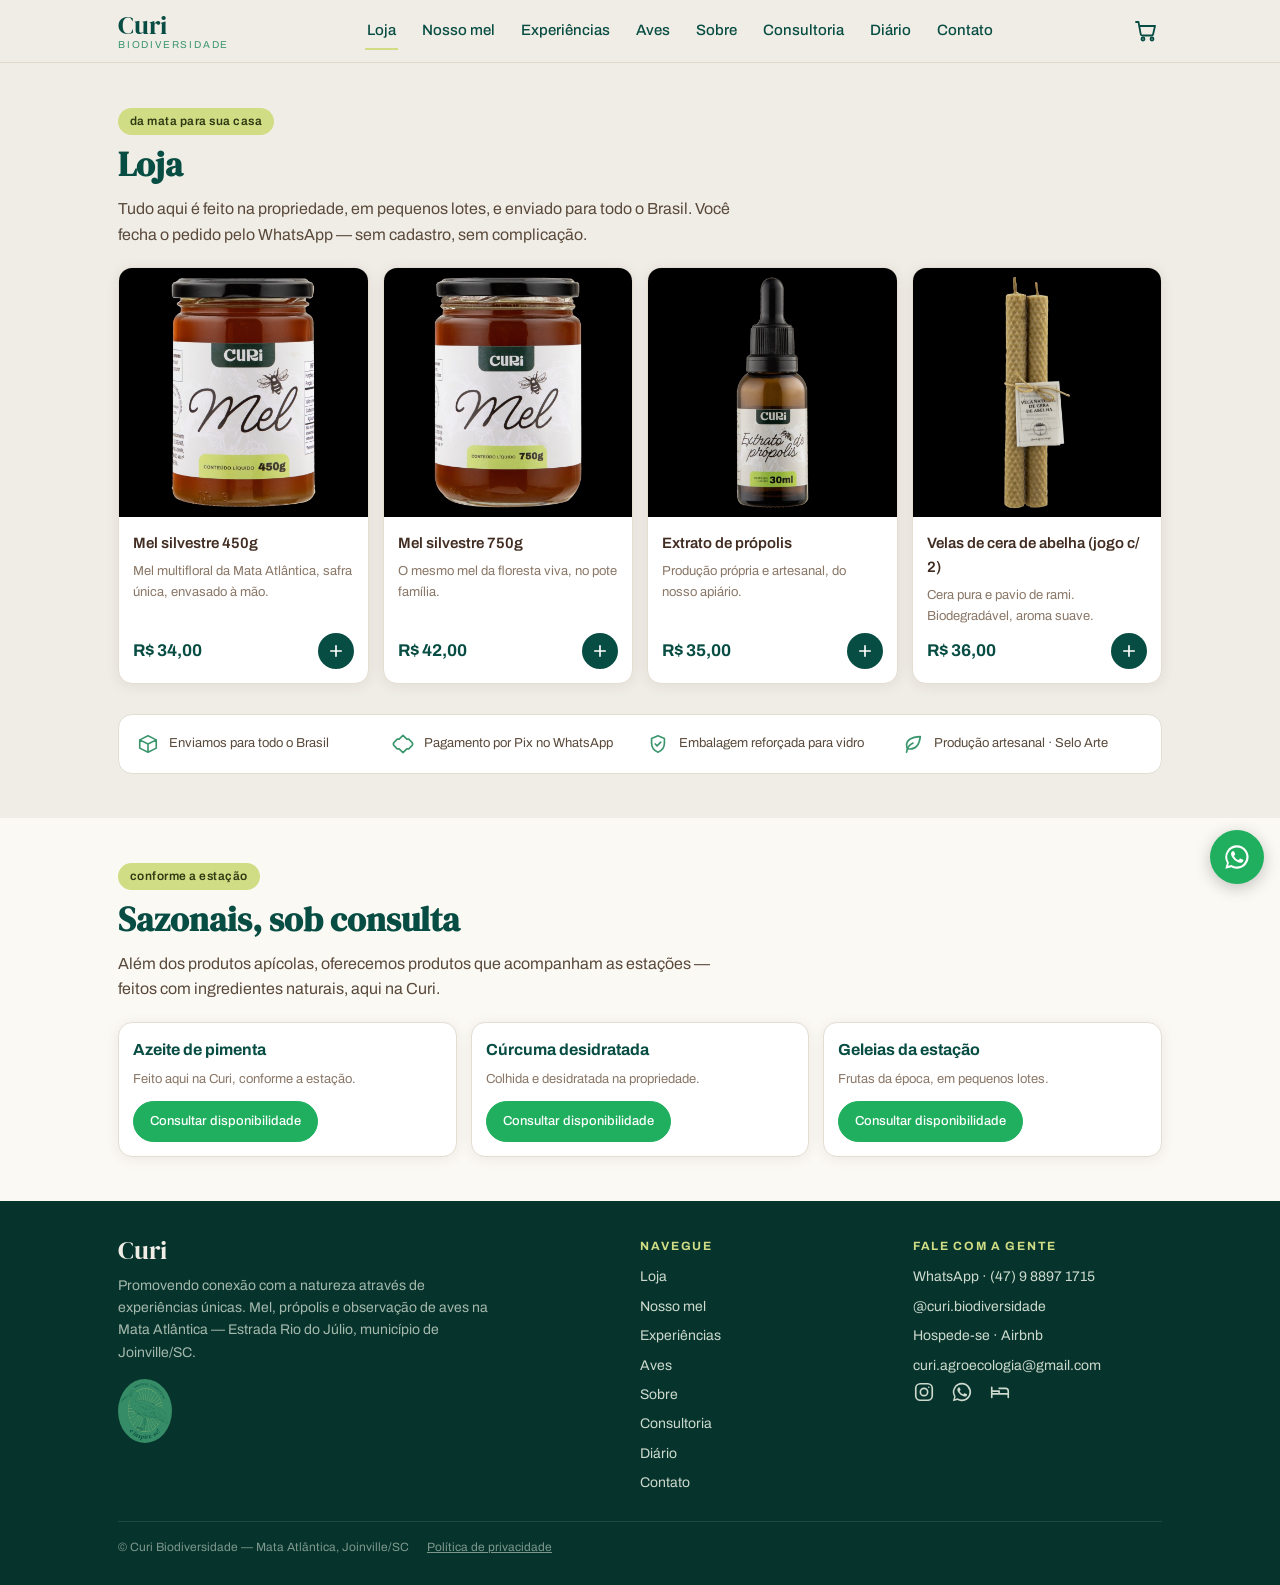
<file: loja.html>
<!DOCTYPE html>
<html lang="pt-BR">
<head>
<meta charset="utf-8">
<meta name="viewport" content="width=device-width, initial-scale=1">
<title>Loja — Curi Biodiversidade</title>
<link rel="canonical" href="https://curibiodiversidade.com.br/loja.html">
<meta property="og:type" content="website">
<meta property="og:site_name" content="Curi Biodiversidade">
<meta property="og:locale" content="pt_BR">
<meta property="og:url" content="https://curibiodiversidade.com.br/loja.html">
<meta property="og:title" content="Loja — Curi Biodiversidade">
<meta property="og:description" content="Mel silvestre 450g e 750g, extrato de própolis e velas de cera de abelha. Produção artesanal com Selo Arte, enviada para todo o Brasil.">
<meta property="og:image" content="https://curibiodiversidade.com.br/assets/img/home-caminho-loja.jpg">
<meta name="twitter:card" content="summary_large_image">
<meta name="description" content="Mel silvestre 450g e 750g, extrato de própolis e velas de cera de abelha. Produção artesanal com Selo Arte, enviada para todo o Brasil.">
<link rel="preconnect" href="https://fonts.googleapis.com">
<link rel="preconnect" href="https://fonts.gstatic.com" crossorigin>
<link href="https://fonts.googleapis.com/css2?family=Archivo:wght@400;500;700&family=DM+Serif+Display:ital@0;1&family=Meow+Script&display=swap" rel="stylesheet">
<link rel="stylesheet" href="css/style.css">
<link rel="icon" href="assets/brand/selo-curicaca.svg" type="image/svg+xml">
<script src="js/store.js" defer></script>
<script src="js/supabase-config.js" defer></script>
<script src="js/analytics.js" defer></script>
<script src="js/conteudo.js" defer></script>
<script src="js/cart.js" defer></script>
<script src="js/site.js" defer></script>
</head>
<body>

<main>
  <section class="sec" style="padding-bottom:20px">
    <div class="wrap">
      <span class="tag">da mata para sua casa</span>
      <h2 class="h2">Loja</h2>
      <p class="lead" data-texto="loja_intro">Tudo aqui é feito na propriedade, em pequenos lotes, e enviado para todo o Brasil. Você fecha o pedido pelo WhatsApp — sem cadastro, sem complicação.</p>
    </div>
  </section>

  <section class="sec" style="padding-top:0">
    <div class="wrap">
      <div class="grid-4" data-products="todos"></div>

      <div class="trust mt-3">
        <div><svg viewBox="0 0 24 24" fill="none" stroke="currentColor" stroke-width="1.8" stroke-linecap="round" stroke-linejoin="round"><path d="M12 3l9 4.5v9L12 21l-9-4.5v-9L12 3zM12 12l9-4.5M12 12v9M12 12L3 7.5"/></svg> Enviamos para todo o Brasil</div>
        <div><svg viewBox="0 0 24 24" fill="none" stroke="currentColor" stroke-width="1.8" stroke-linejoin="round"><path d="M12 2.5l4.2 4.2h2.1l3.2 3.2a3 3 0 0 1 0 4.2l-3.2 3.2h-2.1L12 21.5l-4.2-4.2H5.7l-3.2-3.2a3 3 0 0 1 0-4.2l3.2-3.2h2.1L12 2.5z"/></svg> Pagamento por Pix no WhatsApp</div>
        <div><svg viewBox="0 0 24 24" fill="none" stroke="currentColor" stroke-width="1.8" stroke-linecap="round" stroke-linejoin="round"><path d="M12 3l7 3v5c0 5-3 8.5-7 10-4-1.5-7-5-7-10V6l7-3z"/><path d="M9 12l2 2 4-4"/></svg> Embalagem reforçada para vidro</div>
        <div><svg viewBox="0 0 24 24" fill="none" stroke="currentColor" stroke-width="1.8" stroke-linecap="round" stroke-linejoin="round"><path d="M5 21c.5-4.5 2.5-8 7-10"/><path d="M20 4c-1 8-4 13.5-11 13.5-2.5 0-4-1.5-4-4C5 8 10 4.5 20 4z"/></svg> Produção artesanal · Selo Arte</div>
      </div>
    </div>
  </section>

  <section class="sec sec-alt">
    <div class="wrap">
      <span class="tag">conforme a estação</span>
      <h2 class="h2">Sazonais, sob consulta</h2>
      <p class="lead mb-2">Além dos produtos apícolas, oferecemos produtos que acompanham as estações — feitos com ingredientes naturais, aqui na Curi.</p>
      <div class="grid-3" id="sazonais"></div>
      <script>
        document.addEventListener("DOMContentLoaded", () => {
          document.getElementById("sazonais").innerHTML = SAZONAIS.map((s) => `
            <div class="card"><div class="card-body">
              <b style="color:var(--verde-curi)">${s.nome}</b>
              <p class="muted" style="font-size:13px;margin:6px 0 12px">${s.resumo}</p>
              <a class="btn btn-whatsapp" style="padding:9px 16px;font-size:13px" target="_blank" rel="noopener"
                 href="https://wa.me/5547988971715?text=${encodeURIComponent("Olá! Tem " + s.nome.toLowerCase() + " disponível?")}">Consultar disponibilidade</a>
            </div></div>`).join("");
        });
      </script>
    </div>
  </section>
</main>

</body>
</html>
</file>
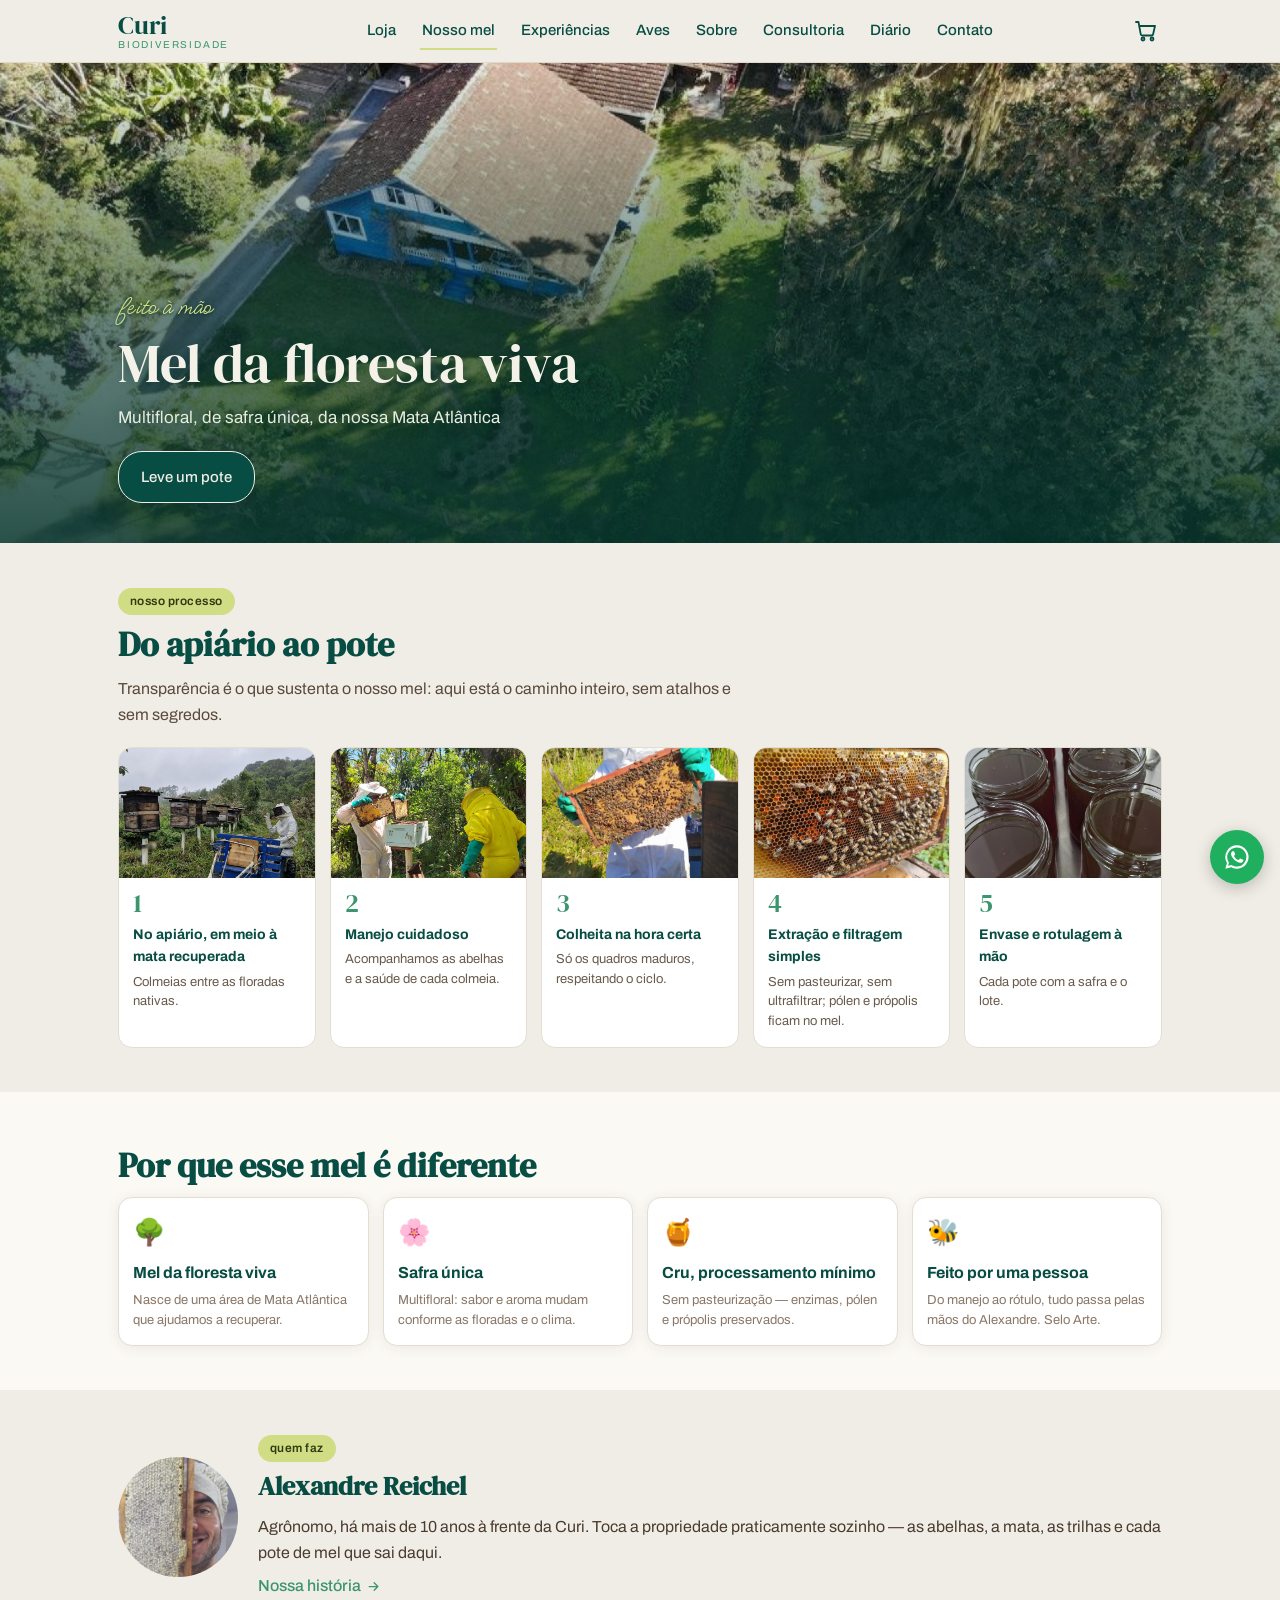
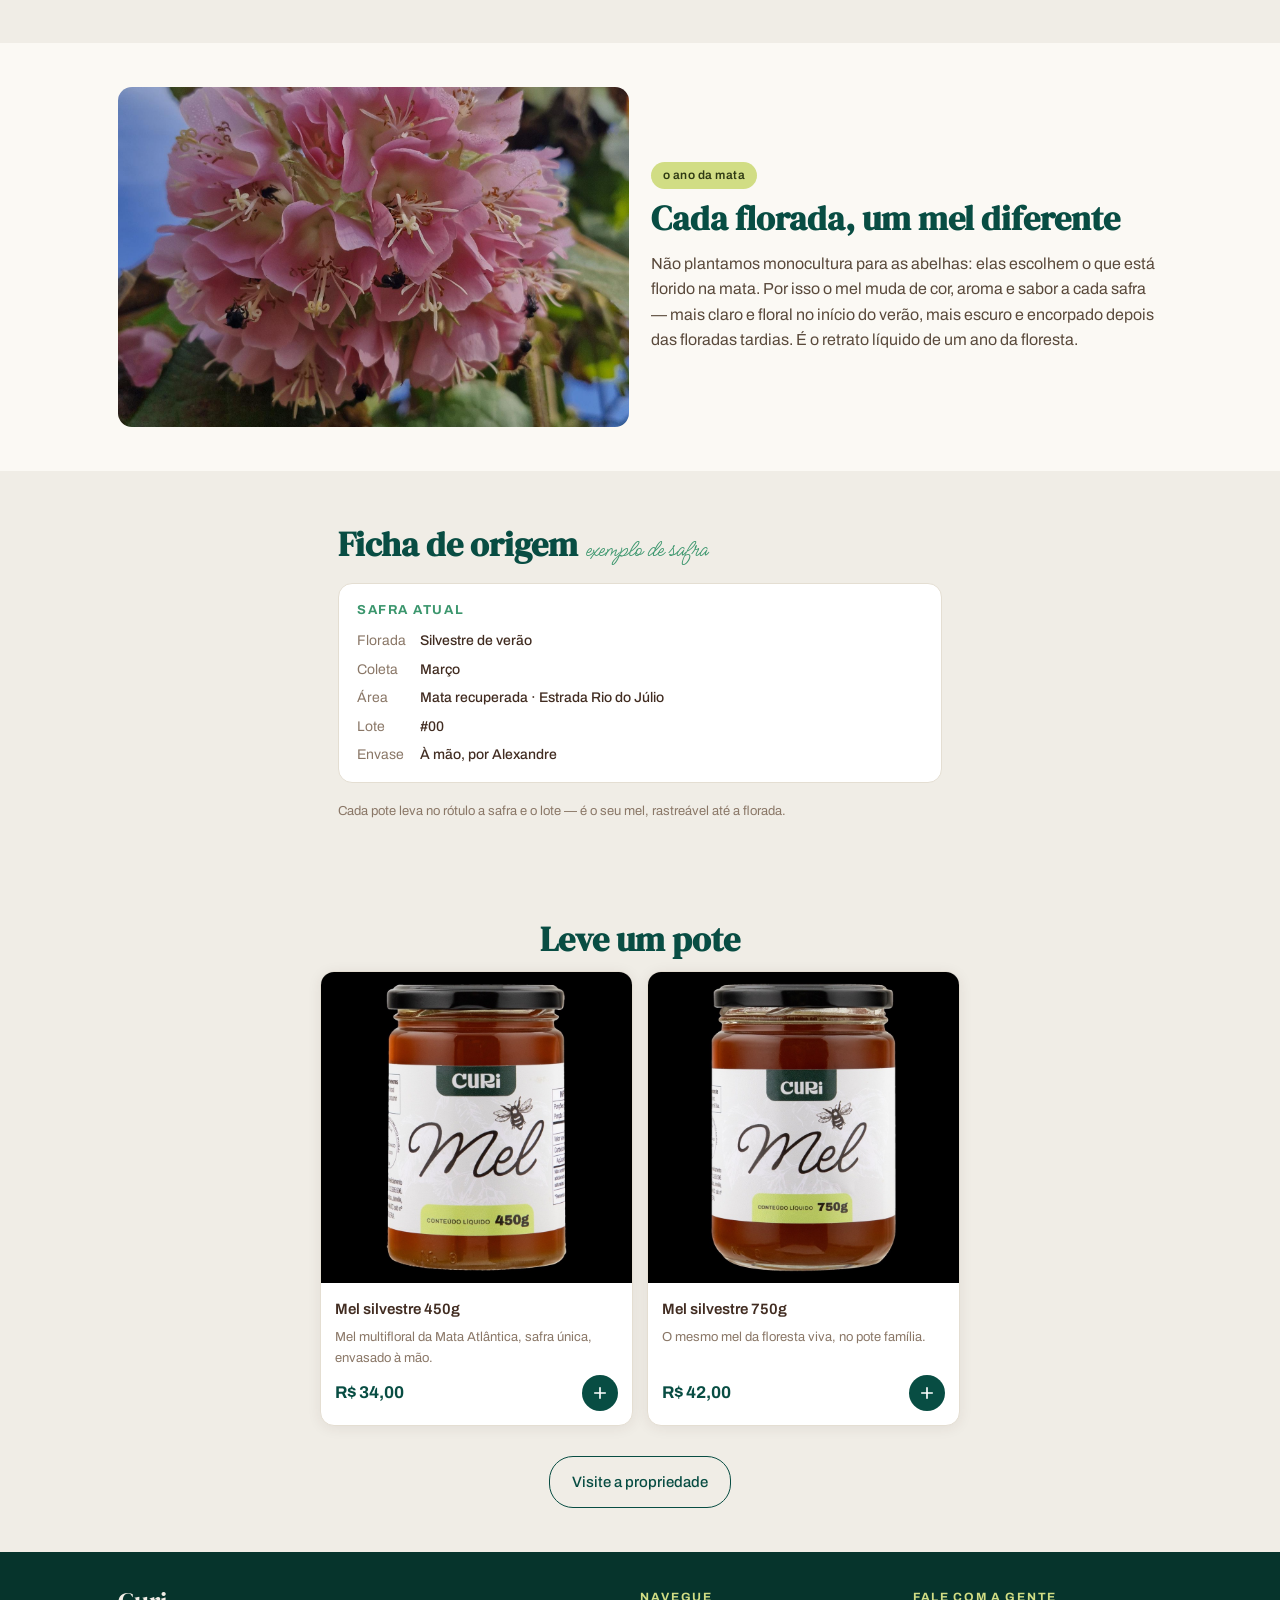
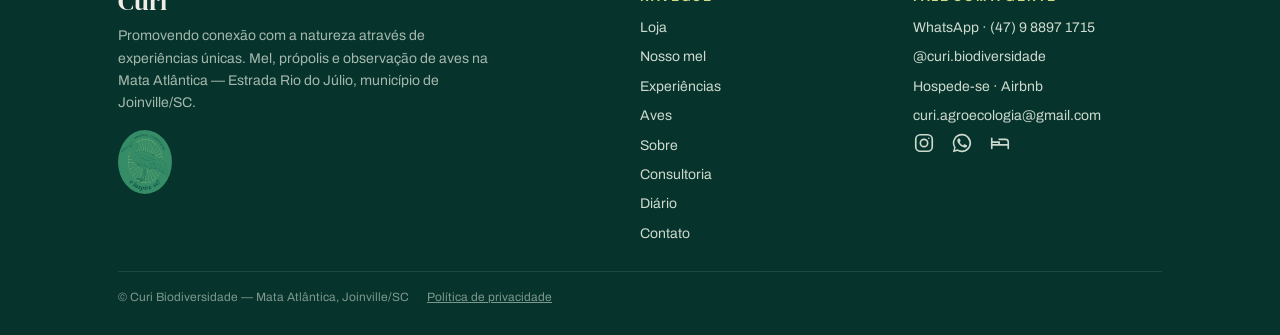
<file: nosso-mel.html>
<!DOCTYPE html>
<html lang="pt-BR">
<head>
<meta charset="utf-8">
<meta name="viewport" content="width=device-width, initial-scale=1">
<title>Nosso mel — Mel da floresta viva | Curi Biodiversidade</title>
<link rel="canonical" href="https://curibiodiversidade.com.br/nosso-mel.html">
<meta property="og:type" content="website">
<meta property="og:site_name" content="Curi Biodiversidade">
<meta property="og:locale" content="pt_BR">
<meta property="og:url" content="https://curibiodiversidade.com.br/nosso-mel.html">
<meta property="og:title" content="Nosso mel — Mel da floresta viva | Curi Biodiversidade">
<meta property="og:description" content="Mel multifloral de safra única, cru e com processamento mínimo, de uma área de Mata Atlântica recuperada. Do apiário ao pote, feito à mão por uma pessoa — Selo Arte.">
<meta property="og:image" content="https://curibiodiversidade.com.br/assets/img/mel-processo-04-favo.jpg">
<meta name="twitter:card" content="summary_large_image">
<meta name="description" content="Mel multifloral de safra única, cru e com processamento mínimo, de uma área de Mata Atlântica recuperada. Do apiário ao pote, feito à mão por uma pessoa — Selo Arte.">
<link rel="preconnect" href="https://fonts.googleapis.com">
<link rel="preconnect" href="https://fonts.gstatic.com" crossorigin>
<link href="https://fonts.googleapis.com/css2?family=Archivo:wght@400;500;700&family=DM+Serif+Display:ital@0;1&family=Meow+Script&display=swap" rel="stylesheet">
<link rel="stylesheet" href="css/style.css">
<link rel="icon" href="assets/brand/selo-curicaca.svg" type="image/svg+xml">
<script src="js/store.js" defer></script>
<script src="js/supabase-config.js" defer></script>
<script src="js/analytics.js" defer></script>
<script src="js/conteudo.js" defer></script>
<script src="js/cart.js" defer></script>
<script src="js/site.js" defer></script>
</head>
<body>

<main>

  <!-- Hero -->
  <section class="hero" style="background-image:url('assets/img/hospedagem-05-amanhecer.jpg')">
    <div class="hero-content">
      <span class="script">feito à mão</span>
      <h1 data-texto="mel_titulo">Mel da floresta viva</h1>
      <p>Multifloral, de safra única, da nossa Mata Atlântica</p>
      <div class="cta-row">
        <a class="btn btn-primary" href="#leve-um-pote" style="border-color:var(--creme)">Leve um pote</a>
      </div>
    </div>
  </section>

  <!-- Do apiário ao pote — 5 passos -->
  <section class="sec">
    <div class="wrap">
      <span class="tag">nosso processo</span>
      <h2 class="h2">Do apiário ao pote</h2>
      <p class="lead mb-2">Transparência é o que sustenta o nosso mel: aqui está o caminho inteiro, sem atalhos e sem segredos.</p>
      <div class="steps">
        <div class="step">
          <img src="assets/img/mel-processo-01-apiario.jpg" alt="Colmeias sobre cavaletes no apiário, cercadas pela mata" loading="lazy">
          <div class="step-body"><span class="num">1</span><b>No apiário, em meio à mata recuperada</b><p>Colmeias entre as floradas nativas.</p></div>
        </div>
        <div class="step">
          <img src="assets/img/mel-processo-02-manejo.jpg" alt="Manejo de uma colmeia com fumaça e roupa de apicultor" loading="lazy">
          <div class="step-body"><span class="num">2</span><b>Manejo cuidadoso</b><p>Acompanhamos as abelhas e a saúde de cada colmeia.</p></div>
        </div>
        <div class="step">
          <img src="assets/img/mel-processo-03-colheita.jpg" alt="Alexandre segurando um quadro coberto de abelhas" loading="lazy">
          <div class="step-body"><span class="num">3</span><b>Colheita na hora certa</b><p>Só os quadros maduros, respeitando o ciclo.</p></div>
        </div>
        <div class="step">
          <img src="assets/img/mel-processo-04-favo.jpg" alt="Favo operculado, pronto para a extração" loading="lazy">
          <div class="step-body"><span class="num">4</span><b>Extração e filtragem simples</b><p>Sem pasteurizar, sem ultrafiltrar; pólen e própolis ficam no mel.</p></div>
        </div>
        <div class="step">
          <img src="assets/img/mel-processo-05-envase.jpg" alt="Potes de vidro cheios de mel na bancada de envase" loading="lazy">
          <div class="step-body"><span class="num">5</span><b>Envase e rotulagem à mão</b><p>Cada pote com a safra e o lote.</p></div>
        </div>
      </div>
    </div>
  </section>

  <!-- Por que esse mel é diferente -->
  <section class="sec sec-alt">
    <div class="wrap">
      <h2 class="h2">Por que esse mel é diferente</h2>
      <div class="grid-4">
        <div class="card"><div class="card-body">
          <span style="font-size:26px">🌳</span>
          <b style="display:block;color:var(--verde-curi);margin:6px 0 4px">Mel da floresta viva</b>
          <p class="muted" style="font-size:13px">Nasce de uma área de Mata Atlântica que ajudamos a recuperar.</p>
        </div></div>
        <div class="card"><div class="card-body">
          <span style="font-size:26px">🌸</span>
          <b style="display:block;color:var(--verde-curi);margin:6px 0 4px">Safra única</b>
          <p class="muted" style="font-size:13px">Multifloral: sabor e aroma mudam conforme as floradas e o clima.</p>
        </div></div>
        <div class="card"><div class="card-body">
          <span style="font-size:26px">🍯</span>
          <b style="display:block;color:var(--verde-curi);margin:6px 0 4px">Cru, processamento mínimo</b>
          <p class="muted" style="font-size:13px">Sem pasteurização — enzimas, pólen e própolis preservados.</p>
        </div></div>
        <div class="card"><div class="card-body">
          <span style="font-size:26px">🐝</span>
          <b style="display:block;color:var(--verde-curi);margin:6px 0 4px">Feito por uma pessoa</b>
          <p class="muted" style="font-size:13px">Do manejo ao rótulo, tudo passa pelas mãos do Alexandre. Selo Arte.</p>
        </div></div>
      </div>
    </div>
  </section>

  <!-- Quem faz -->
  <section class="sec">
    <div class="wrap" style="display:flex;gap:20px;align-items:center;flex-wrap:wrap">
      <img src="assets/img/alexandre-avatar.jpg" alt="Alexandre Reichel segurando um favo de mel" loading="lazy"
           style="min-width:120px;width:120px;height:120px;border-radius:50%;object-fit:cover">
      <div style="flex:1;min-width:260px">
        <span class="tag">quem faz</span>
        <h2 class="h2" style="font-size:26px">Alexandre Reichel</h2>
        <p style="color:#4a3c30;margin-bottom:8px">Agrônomo, há mais de 10 anos à frente da Curi. Toca a propriedade praticamente sozinho — as abelhas, a mata, as trilhas e cada pote de mel que sai daqui.</p>
        <a class="link" href="sobre.html">Nossa história <svg viewBox="0 0 24 24" fill="none" stroke="currentColor" stroke-width="2" stroke-linecap="round" stroke-linejoin="round"><path d="M5 12h14M13 6l6 6-6 6"/></svg></a>
      </div>
    </div>
  </section>

  <!-- Floradas / sazonalidade -->
  <section class="sec sec-alt">
    <div class="wrap" style="display:grid;gap:22px;grid-template-columns:1fr;align-items:center" id="floradas">
      <img src="assets/img/mel-florada.jpg" alt="Abelha pousada em uma flor da mata" loading="lazy"
           style="border-radius:var(--radius);width:100%;max-height:340px;object-fit:cover">
      <div>
        <span class="tag">o ano da mata</span>
        <h2 class="h2">Cada florada, um mel diferente</h2>
        <p class="lead" data-texto="mel_florada_texto">Não plantamos monocultura para as abelhas: elas escolhem o que está florido na mata. Por isso o mel muda de cor, aroma e sabor a cada safra — mais claro e floral no início do verão, mais escuro e encorpado depois das floradas tardias. É o retrato líquido de um ano da floresta.</p>
      </div>
    </div>
  </section>

  <!-- Ficha de origem -->
  <section class="sec">
    <div class="wrap" style="max-width:640px">
      <h2 class="h2">Ficha de origem <span class="script" style="font-size:24px;color:var(--verde-mata)">exemplo de safra</span></h2>
      <div class="ficha">
        <h3>Safra atual</h3>
        <dl>
          <dt>Florada</dt><dd data-texto="mel_safra_florada">Silvestre de verão</dd>
          <dt>Coleta</dt><dd data-texto="mel_safra_coleta">Março</dd>
          <dt>Área</dt><dd>Mata recuperada · Estrada Rio do Júlio</dd>
          <dt>Lote</dt><dd data-texto="mel_safra_lote">#00</dd>
          <dt>Envase</dt><dd>À mão, por Alexandre</dd>
        </dl>
      </div>
      <p class="muted" style="font-size:13px">Cada pote leva no rótulo a safra e o lote — é o seu mel, rastreável até a florada.</p>
    </div>
  </section>

  <!-- CTA final -->
  <section class="sec" id="leve-um-pote">
    <div class="wrap">
      <h2 class="h2 center">Leve um pote</h2>
      <div class="grid-2" style="max-width:640px;margin:0 auto" data-products="mel"></div>
      <div class="center mt-3">
        <a class="btn btn-outline" href="experiencias.html">Visite a propriedade</a>
      </div>
    </div>
  </section>

</main>

</body>
</html>
</file>
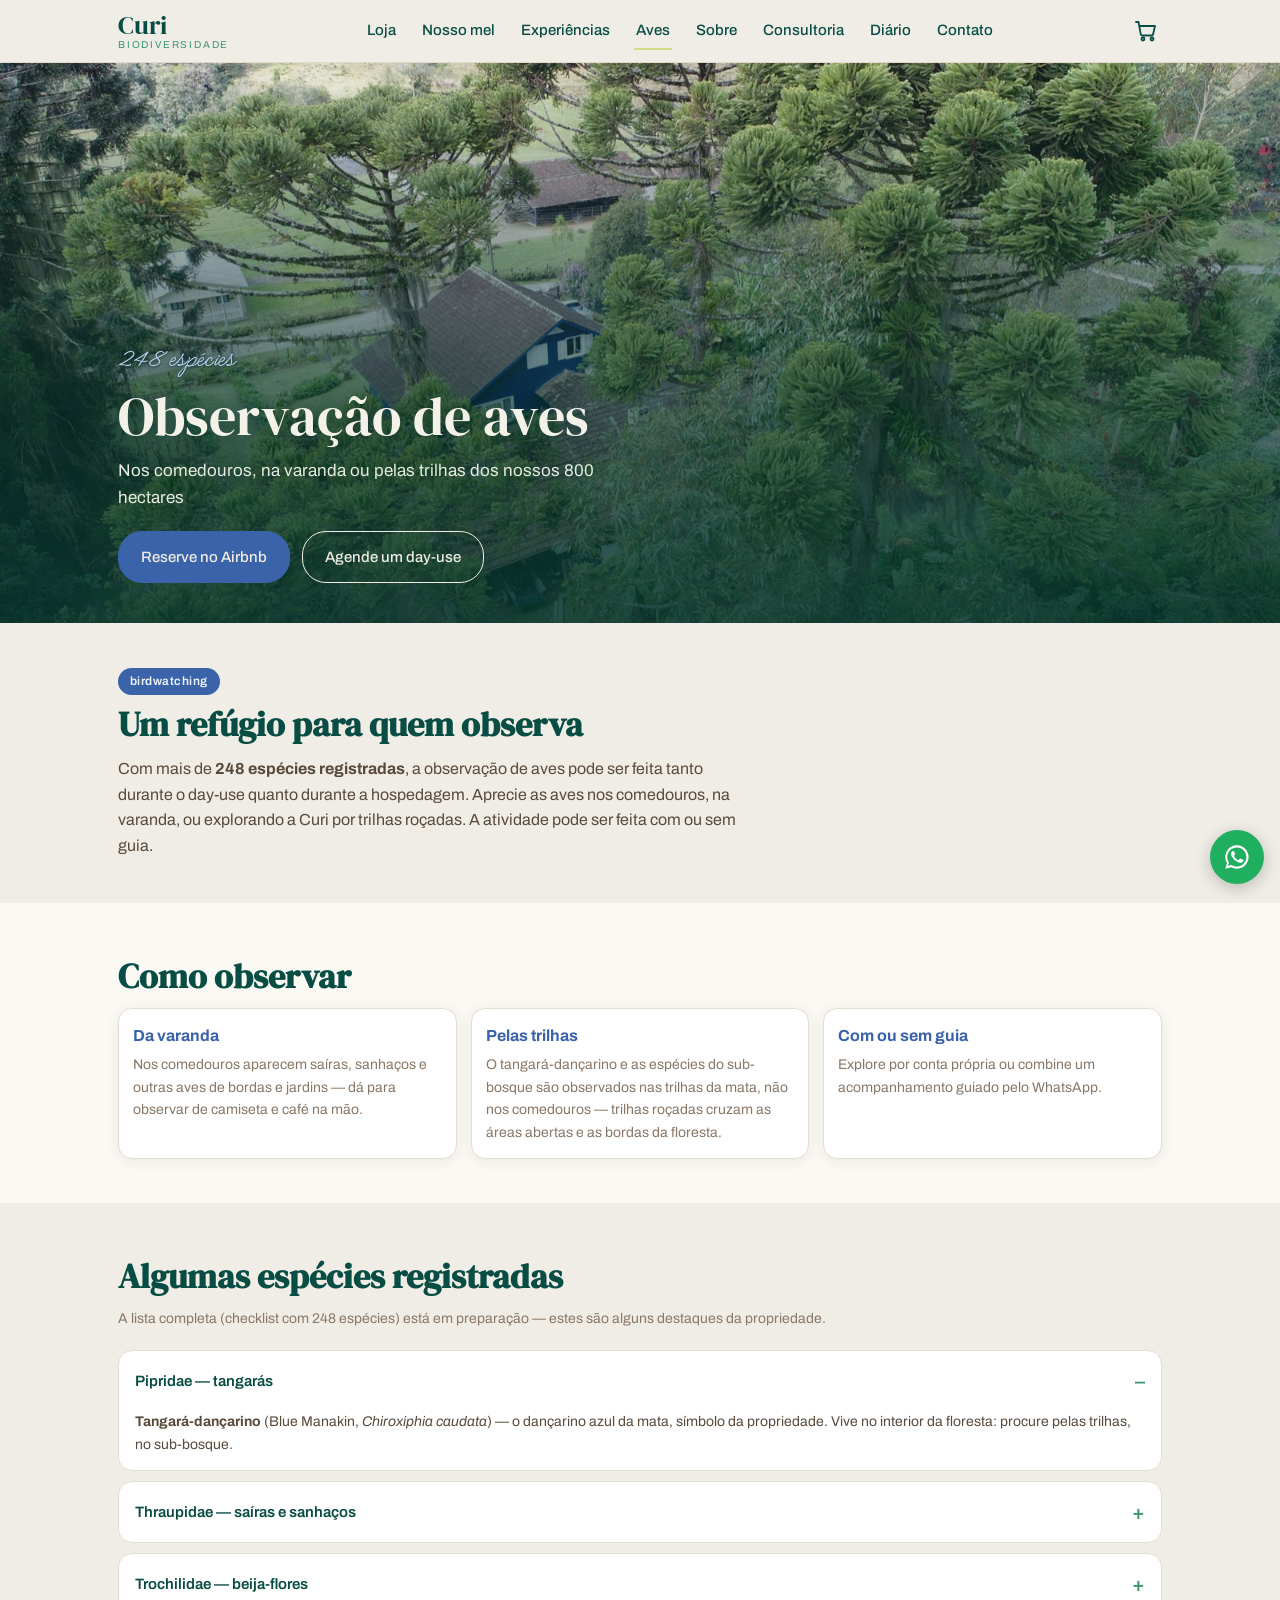
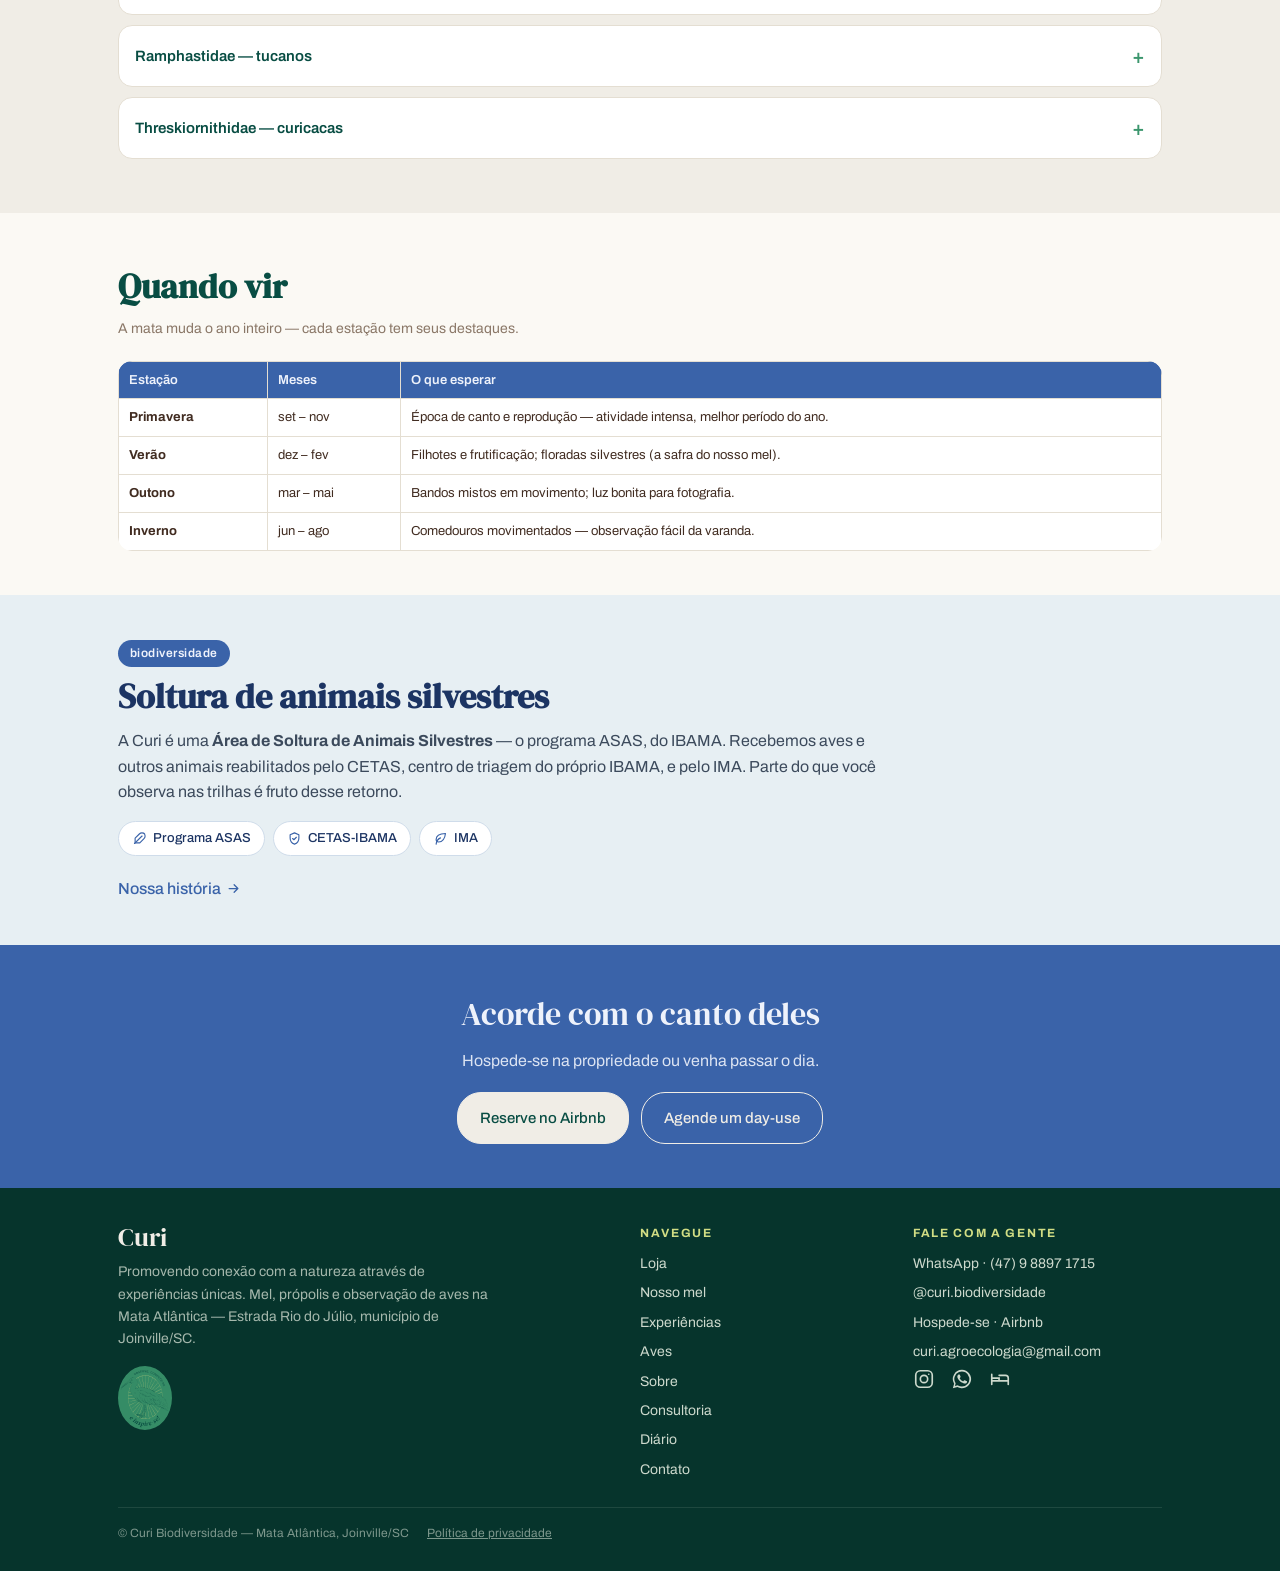
<file: observacao-de-aves.html>
<!DOCTYPE html>
<html lang="pt-BR">
<head>
<meta charset="utf-8">
<meta name="viewport" content="width=device-width, initial-scale=1">
<title>Observação de aves — 248 espécies na Mata Atlântica | Curi Biodiversidade</title>
<link rel="canonical" href="https://curibiodiversidade.com.br/observacao-de-aves.html">
<meta property="og:type" content="website">
<meta property="og:site_name" content="Curi Biodiversidade">
<meta property="og:locale" content="pt_BR">
<meta property="og:url" content="https://curibiodiversidade.com.br/observacao-de-aves.html">
<meta property="og:title" content="Observação de aves — 248 espécies na Mata Atlântica | Curi Biodiversidade">
<meta property="og:description" content="Birdwatching na Mata Atlântica: mais de 248 espécies registradas em 800 hectares, com comedouros, varanda e trilhas roçadas. Com ou sem guia, no day-use ou na hospedagem.">
<meta property="og:image" content="https://curibiodiversidade.com.br/assets/img/sobre-hero.jpg">
<meta name="twitter:card" content="summary_large_image">
<meta name="description" content="Birdwatching na Mata Atlântica: mais de 248 espécies registradas em 800 hectares, com comedouros, varanda e trilhas roçadas. Com ou sem guia, no day-use ou na hospedagem.">
<link rel="preconnect" href="https://fonts.googleapis.com">
<link rel="preconnect" href="https://fonts.gstatic.com" crossorigin>
<link href="https://fonts.googleapis.com/css2?family=Archivo:wght@400;500;700&family=DM+Serif+Display:ital@0;1&family=Meow+Script&display=swap" rel="stylesheet">
<link rel="stylesheet" href="css/style.css">
<link rel="icon" href="assets/brand/selo-curicaca.svg" type="image/svg+xml">
<script src="js/store.js" defer></script>
<script src="js/supabase-config.js" defer></script>
<script src="js/analytics.js" defer></script>
<script src="js/conteudo.js" defer></script>
<script src="js/cart.js" defer></script>
<script src="js/site.js" defer></script>
</head>
<body class="aves-accent">

<main>

  <section class="hero hero-compact" style="background-image:url('assets/img/sobre-hero.jpg')">
    <div class="hero-content">
      <span class="script" style="color:#bcd0f0">248 espécies</span>
      <h1>Observação de aves</h1>
      <p>Nos comedouros, na varanda ou pelas trilhas dos nossos 800 hectares</p>
      <div class="cta-row">
        <a class="btn btn-primary" style="background:var(--azul-ceu);border-color:var(--azul-ceu)" href="https://www.airbnb.com.br/rooms/13135898?utm_source=site&utm_medium=aves" target="_blank" rel="noopener">Reserve no Airbnb</a>
        <a class="btn btn-light" href="https://wa.me/5547988971715?text=Ol%C3%A1!%20Quero%20agendar%20um%20day-use%20para%20observar%20aves." target="_blank" rel="noopener">Agende um day-use</a>
      </div>
    </div>
  </section>

  <section class="sec">
    <div class="wrap">
      <span class="tag tag-azul">birdwatching</span>
      <h2 class="h2">Um refúgio para quem observa</h2>
      <p class="lead">Com mais de <b>248 espécies registradas</b>, a observação de aves pode ser feita tanto durante o day-use quanto durante a hospedagem. Aprecie as aves nos comedouros, na varanda, ou explorando a Curi por trilhas roçadas. A atividade pode ser feita com ou sem guia.</p>
    </div>
  </section>

  <!-- Como observar -->
  <section class="sec sec-alt">
    <div class="wrap">
      <h2 class="h2">Como observar</h2>
      <div class="grid-3">
        <div class="card"><div class="card-body">
          <b style="color:var(--azul-ceu)">Da varanda</b>
          <p class="muted" style="font-size:14px;margin-top:6px">Nos comedouros aparecem saíras, sanhaços e outras aves de bordas e jardins — dá para observar de camiseta e café na mão.</p>
        </div></div>
        <div class="card"><div class="card-body">
          <b style="color:var(--azul-ceu)">Pelas trilhas</b>
          <p class="muted" style="font-size:14px;margin-top:6px">O tangará-dançarino e as espécies do sub-bosque são observados nas trilhas da mata, não nos comedouros — trilhas roçadas cruzam as áreas abertas e as bordas da floresta.</p>
        </div></div>
        <div class="card"><div class="card-body">
          <b style="color:var(--azul-ceu)">Com ou sem guia</b>
          <p class="muted" style="font-size:14px;margin-top:6px">Explore por conta própria ou combine um acompanhamento guiado pelo WhatsApp.</p>
        </div></div>
      </div>
    </div>
  </section>

  <!-- Espécies -->
  <section class="sec">
    <div class="wrap">
      <h2 class="h2">Algumas espécies registradas</h2>
      <p class="muted mb-2">A lista completa (checklist com 248 espécies) está em preparação — estes são alguns destaques da propriedade.</p>
      <details class="faq" open><summary>Pipridae — tangarás</summary><p><b>Tangará-dançarino</b> (Blue Manakin, <i>Chiroxiphia caudata</i>) — o dançarino azul da mata, símbolo da propriedade. Vive no interior da floresta: procure pelas trilhas, no sub-bosque.</p></details>
      <details class="faq"><summary>Thraupidae — saíras e sanhaços</summary><p><b>Saíra-sete-cores</b> (Green-headed Tanager, <i>Tangara seledon</i>) · <b>Sanhaço-cinzento</b> (Sayaca Tanager, <i>Thraupis sayaca</i>) — frequentadores fiéis dos comedouros.</p></details>
      <details class="faq"><summary>Trochilidae — beija-flores</summary><p><b>Rabo-branco-de-garganta-rajada</b> (Scale-throated Hermit, <i>Phaethornis eurynome</i>) e outros beija-flores da mata.</p></details>
      <details class="faq"><summary>Ramphastidae — tucanos</summary><p><b>Tucano-de-bico-verde</b> (Red-breasted Toucan, <i>Ramphastos dicolorus</i>) — o bico colorido que cruza a mata no fim da tarde.</p></details>
      <details class="faq"><summary>Threskiornithidae — curicacas</summary><p><b>Curicaca</b> (Buff-necked Ibis, <i>Theristicus caudatus</i>) — a ave que dá nome e selo à Curi.</p></details>
    </div>
  </section>

  <!-- Sazonalidade -->
  <section class="sec sec-alt">
    <div class="wrap">
      <h2 class="h2">Quando vir</h2>
      <p class="muted mb-2">A mata muda o ano inteiro — cada estação tem seus destaques.</p>
      <div class="table-scroll">
        <table class="season-table">
          <thead><tr><th>Estação</th><th>Meses</th><th>O que esperar</th></tr></thead>
          <tbody>
            <tr><td><b>Primavera</b></td><td>set – nov</td><td>Época de canto e reprodução — atividade intensa, melhor período do ano.</td></tr>
            <tr><td><b>Verão</b></td><td>dez – fev</td><td>Filhotes e frutificação; floradas silvestres (a safra do nosso mel).</td></tr>
            <tr><td><b>Outono</b></td><td>mar – mai</td><td>Bandos mistos em movimento; luz bonita para fotografia.</td></tr>
            <tr><td><b>Inverno</b></td><td>jun – ago</td><td>Comedouros movimentados — observação fácil da varanda.</td></tr>
          </tbody>
        </table>
      </div>
    </div>
  </section>

  <!-- Soltura de animais silvestres -->
  <section class="sec bio-block">
    <div class="wrap">
      <span class="tag tag-azul">biodiversidade</span>
      <h2 class="h2">Soltura de animais silvestres</h2>
      <p class="lead" style="max-width:760px">A Curi é uma <b>Área de Soltura de Animais Silvestres</b> — o programa ASAS, do IBAMA. Recebemos aves e outros animais reabilitados pelo CETAS, centro de triagem do próprio IBAMA, e pelo IMA. Parte do que você observa nas trilhas é fruto desse retorno.</p>
      <div class="orgs">
        <span><svg viewBox="0 0 24 24" fill="none" stroke="currentColor" stroke-width="1.8" stroke-linecap="round" stroke-linejoin="round"><path d="M20.2 4.8a6 6 0 0 0-8.5 0L5 11.5V19h7.5l6.7-6.7a6 6 0 0 0 0-8.5z"/><path d="M16 8L4 20"/></svg> Programa ASAS</span>
        <span><svg viewBox="0 0 24 24" fill="none" stroke="currentColor" stroke-width="1.8" stroke-linecap="round" stroke-linejoin="round"><path d="M12 3l7 3v5c0 5-3 8.5-7 10-4-1.5-7-5-7-10V6l7-3z"/><path d="M9 12l2 2 4-4"/></svg> CETAS-IBAMA</span>
        <span><svg viewBox="0 0 24 24" fill="none" stroke="currentColor" stroke-width="1.8" stroke-linecap="round" stroke-linejoin="round"><path d="M5 21c.5-4.5 2.5-8 7-10"/><path d="M20 4c-1 8-4 13.5-11 13.5-2.5 0-4-1.5-4-4C5 8 10 4.5 20 4z"/></svg> IMA</span>
      </div>
      <p class="mt-2"><a class="link link-azul" href="sobre.html">Nossa história <svg viewBox="0 0 24 24" fill="none" stroke="currentColor" stroke-width="2" stroke-linecap="round" stroke-linejoin="round"><path d="M5 12h14M13 6l6 6-6 6"/></svg></a></p>
    </div>
  </section>

  <!-- CTA -->
  <section class="sec" style="background:var(--azul-ceu);color:#eef2fb">
    <div class="wrap center">
      <h2 class="serif" style="font-size:clamp(24px,3.5vw,32px);margin-bottom:8px">Acorde com o canto deles</h2>
      <p style="margin-bottom:18px;opacity:.9">Hospede-se na propriedade ou venha passar o dia.</p>
      <div style="display:flex;gap:12px;justify-content:center;flex-wrap:wrap">
        <a class="btn btn-light-solid" href="https://www.airbnb.com.br/rooms/13135898?utm_source=site&utm_medium=aves-cta" target="_blank" rel="noopener">Reserve no Airbnb</a>
        <a class="btn btn-light" href="https://wa.me/5547988971715?text=Ol%C3%A1!%20Quero%20agendar%20um%20day-use%20para%20observar%20aves." target="_blank" rel="noopener">Agende um day-use</a>
      </div>
    </div>
  </section>

</main>

</body>
</html>
</file>
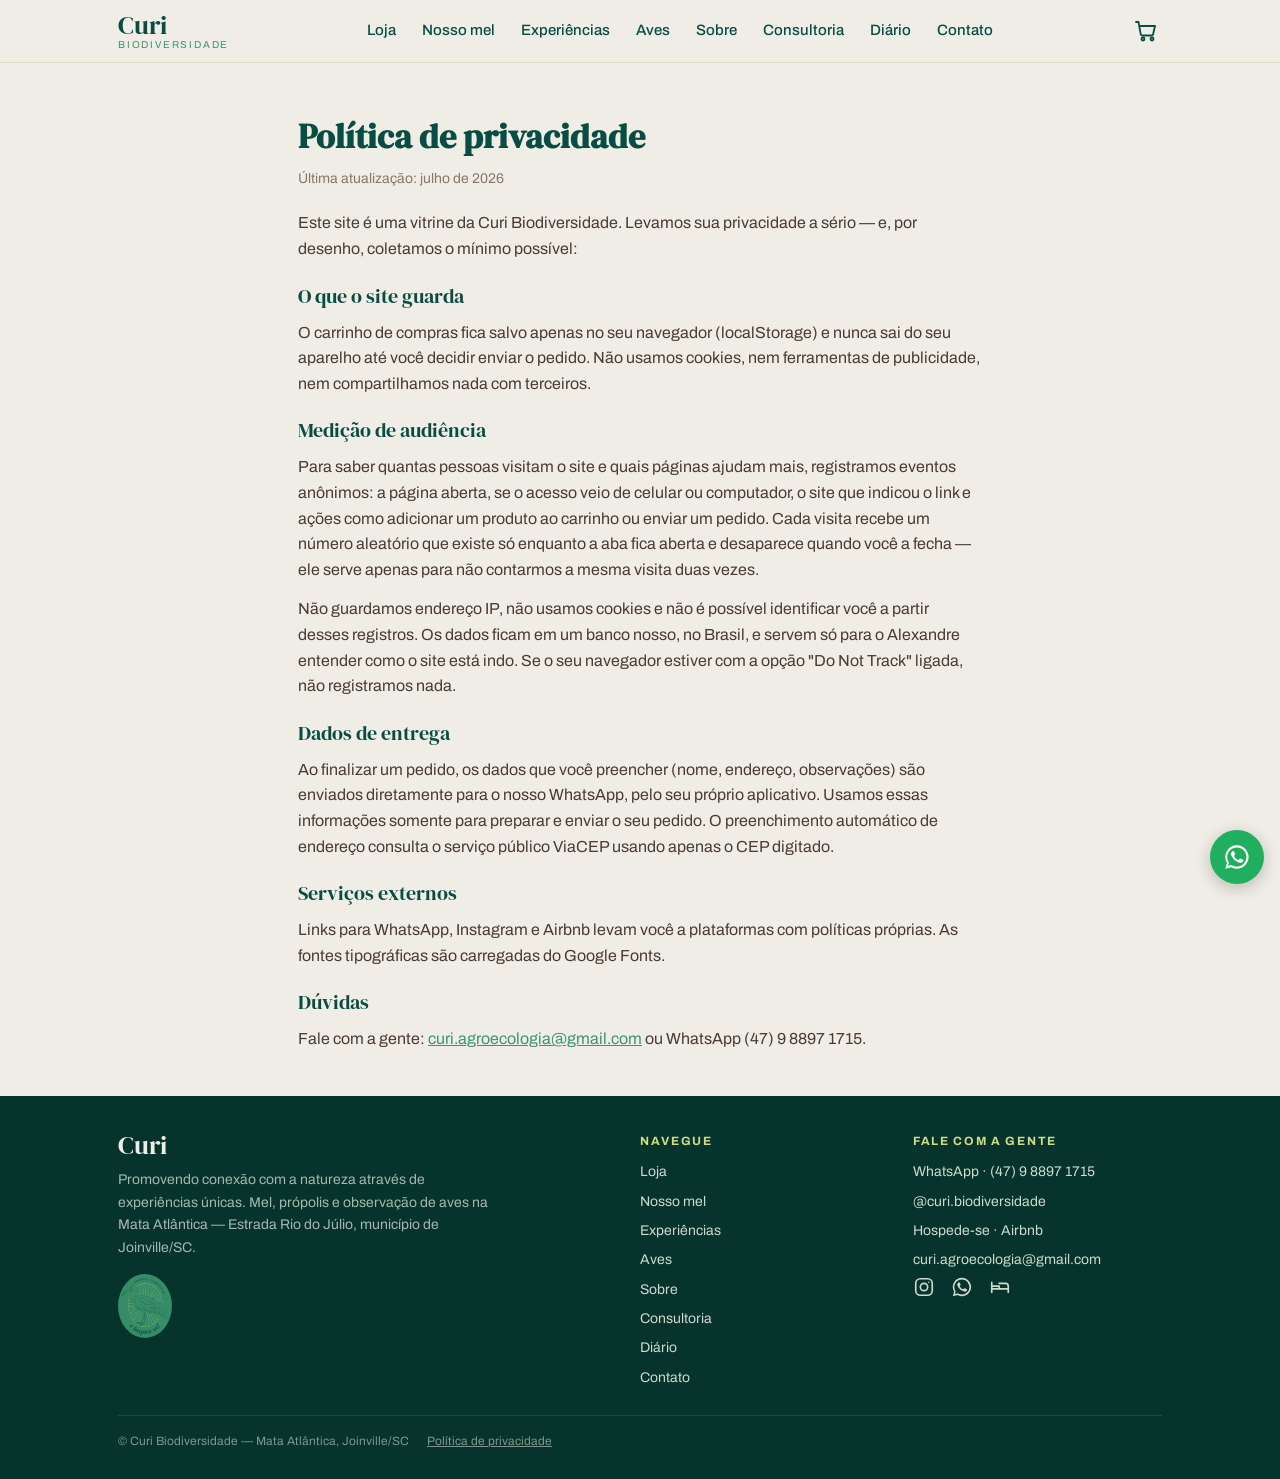
<file: politica-de-privacidade.html>
<!DOCTYPE html>
<html lang="pt-BR">
<head>
<meta charset="utf-8">
<meta name="viewport" content="width=device-width, initial-scale=1">
<title>Política de privacidade | Curi Biodiversidade</title>
<meta name="robots" content="noindex">
<link rel="preconnect" href="https://fonts.googleapis.com">
<link rel="preconnect" href="https://fonts.gstatic.com" crossorigin>
<link href="https://fonts.googleapis.com/css2?family=Archivo:wght@400;500;700&family=DM+Serif+Display:ital@0;1&family=Meow+Script&display=swap" rel="stylesheet">
<link rel="stylesheet" href="css/style.css">
<link rel="icon" href="assets/brand/selo-curicaca.svg" type="image/svg+xml">
<script src="js/store.js" defer></script>
<script src="js/supabase-config.js" defer></script>
<script src="js/analytics.js" defer></script>
<script src="js/conteudo.js" defer></script>
<script src="js/cart.js" defer></script>
<script src="js/site.js" defer></script>
</head>
<body>

<main>
  <section class="sec">
    <div class="wrap" style="max-width:720px">
      <h1 class="h2">Política de privacidade</h1>
      <p class="muted mb-2">Última atualização: julho de 2026</p>

      <p style="margin-bottom:14px;color:#4a3c30">Este site é uma vitrine da Curi Biodiversidade. Levamos sua privacidade a sério — e, por desenho, coletamos o mínimo possível:</p>

      <h3 class="serif" style="font-size:20px;color:var(--verde-curi);margin:18px 0 8px">O que o site guarda</h3>
      <p style="margin-bottom:14px;color:#4a3c30">O carrinho de compras fica salvo apenas no seu navegador (localStorage) e nunca sai do seu aparelho até você decidir enviar o pedido. Não usamos cookies, nem ferramentas de publicidade, nem compartilhamos nada com terceiros.</p>

      <h3 class="serif" style="font-size:20px;color:var(--verde-curi);margin:18px 0 8px">Medição de audiência</h3>
      <p style="margin-bottom:14px;color:#4a3c30">Para saber quantas pessoas visitam o site e quais páginas ajudam mais, registramos eventos anônimos: a página aberta, se o acesso veio de celular ou computador, o site que indicou o link e ações como adicionar um produto ao carrinho ou enviar um pedido. Cada visita recebe um número aleatório que existe só enquanto a aba fica aberta e desaparece quando você a fecha — ele serve apenas para não contarmos a mesma visita duas vezes.</p>
      <p style="margin-bottom:14px;color:#4a3c30">Não guardamos endereço IP, não usamos cookies e não é possível identificar você a partir desses registros. Os dados ficam em um banco nosso, no Brasil, e servem só para o Alexandre entender como o site está indo. Se o seu navegador estiver com a opção "Do Not Track" ligada, não registramos nada.</p>

      <h3 class="serif" style="font-size:20px;color:var(--verde-curi);margin:18px 0 8px">Dados de entrega</h3>
      <p style="margin-bottom:14px;color:#4a3c30">Ao finalizar um pedido, os dados que você preencher (nome, endereço, observações) são enviados diretamente para o nosso WhatsApp, pelo seu próprio aplicativo. Usamos essas informações somente para preparar e enviar o seu pedido. O preenchimento automático de endereço consulta o serviço público ViaCEP usando apenas o CEP digitado.</p>

      <h3 class="serif" style="font-size:20px;color:var(--verde-curi);margin:18px 0 8px">Serviços externos</h3>
      <p style="margin-bottom:14px;color:#4a3c30">Links para WhatsApp, Instagram e Airbnb levam você a plataformas com políticas próprias. As fontes tipográficas são carregadas do Google Fonts.</p>

      <h3 class="serif" style="font-size:20px;color:var(--verde-curi);margin:18px 0 8px">Dúvidas</h3>
      <p style="color:#4a3c30">Fale com a gente: <a href="mailto:curi.agroecologia@gmail.com">curi.agroecologia@gmail.com</a> ou WhatsApp (47) 9 8897 1715.</p>
    </div>
  </section>
</main>

</body>
</html>
</file>
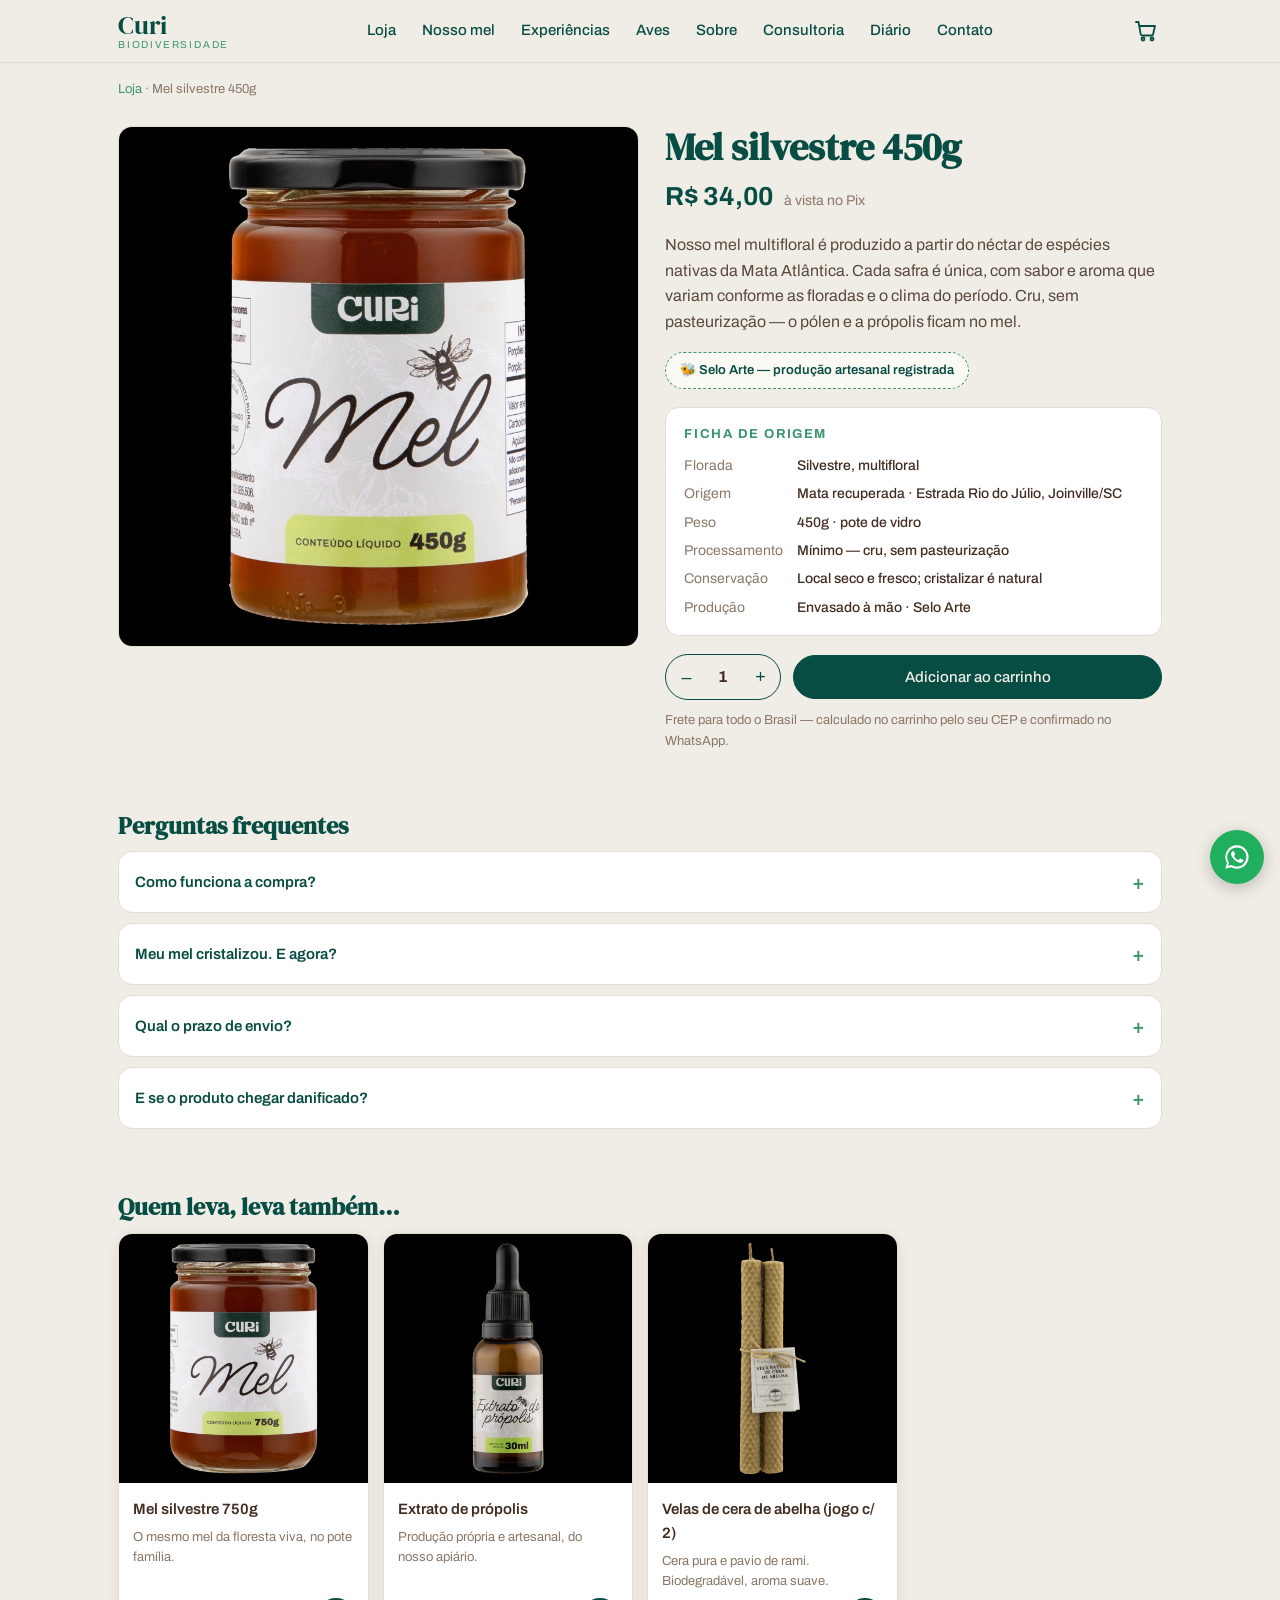
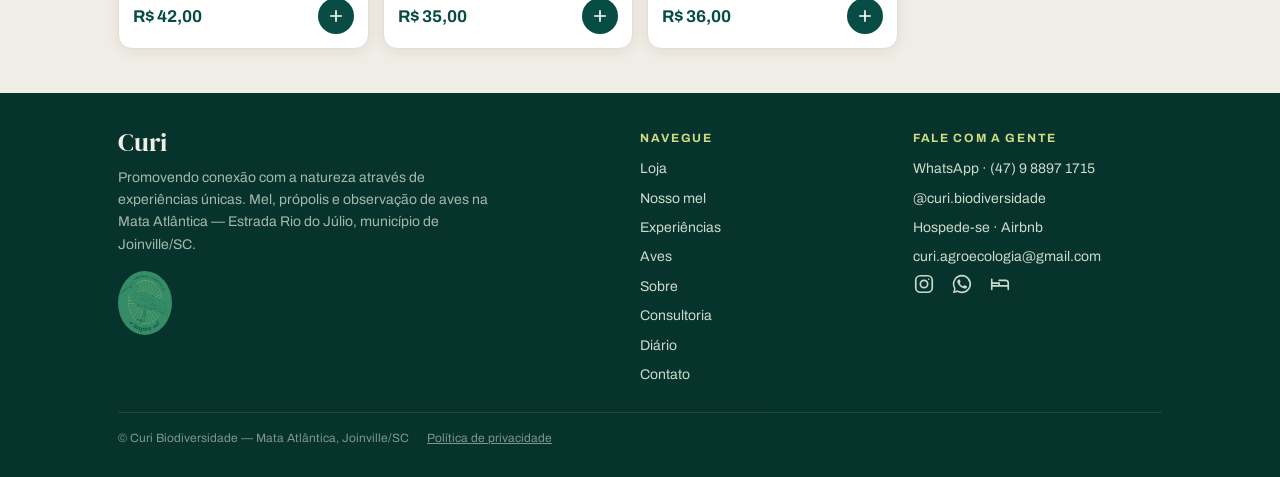
<file: produto.html>
<!DOCTYPE html>
<html lang="pt-BR">
<head>
<meta charset="utf-8">
<meta name="viewport" content="width=device-width, initial-scale=1">
<title>Produto — Curi Biodiversidade</title>
<link rel="canonical" href="https://curibiodiversidade.com.br/produto.html">
<meta property="og:type" content="website">
<meta property="og:site_name" content="Curi Biodiversidade">
<meta property="og:locale" content="pt_BR">
<meta property="og:url" content="https://curibiodiversidade.com.br/produto.html">
<meta property="og:title" content="Produto — Curi Biodiversidade">
<meta property="og:description" content="Produtos apícolas artesanais da Mata Atlântica — Curi Biodiversidade.">
<meta property="og:image" content="https://curibiodiversidade.com.br/assets/img/produto-mel-450.jpg">
<meta name="twitter:card" content="summary_large_image">
<meta name="description" content="Produtos apícolas artesanais da Mata Atlântica — Curi Biodiversidade.">
<link rel="preconnect" href="https://fonts.googleapis.com">
<link rel="preconnect" href="https://fonts.gstatic.com" crossorigin>
<link href="https://fonts.googleapis.com/css2?family=Archivo:wght@400;500;700&family=DM+Serif+Display:ital@0;1&family=Meow+Script&display=swap" rel="stylesheet">
<link rel="stylesheet" href="css/style.css">
<link rel="icon" href="assets/brand/selo-curicaca.svg" type="image/svg+xml">
<script src="js/store.js" defer></script>
<script src="js/supabase-config.js" defer></script>
<script src="js/analytics.js" defer></script>
<script src="js/conteudo.js" defer></script>
<script src="js/cart.js" defer></script>
<script src="js/site.js" defer></script>
</head>
<body class="has-sticky">

<main class="wrap">
  <nav class="breadcrumb" aria-label="breadcrumb"><a href="loja.html">Loja</a> · <span id="bc-nome">Produto</span></nav>

  <div class="product-page" id="product-page">
    <!-- preenchido via JS a partir de store.js -->
  </div>

  <section class="sec" style="padding-top:10px">
    <h2 class="h2" style="font-size:24px">Perguntas frequentes</h2>
    <details class="faq"><summary>Como funciona a compra?</summary><p>Você monta o carrinho aqui no site e, ao finalizar, o pedido chega organizado no nosso WhatsApp — itens, endereço e frete. Confirmamos tudo com você e o pagamento é por Pix. Simples assim.</p></details>
    <details class="faq"><summary>Meu mel cristalizou. E agora?</summary><p>Cristalizar é sinal de mel puro e cru! Para voltar ao estado líquido, deixe o pote em banho-maria morno (até 40°C). Evite micro-ondas — o calor alto destrói enzimas e aromas.</p></details>
    <details class="faq"><summary>Qual o prazo de envio?</summary><p>Postamos via Correios em até 3 dias úteis após a confirmação do pagamento. O prazo de entrega varia conforme a região — confirmamos a estimativa no WhatsApp.</p></details>
    <details class="faq"><summary>E se o produto chegar danificado?</summary><p>Nossos potes de vidro viajam com embalagem reforçada. Se mesmo assim algo chegar danificado, mande uma foto pelo WhatsApp em até 7 dias que a gente resolve — trocamos ou devolvemos.</p></details>
  </section>

  <section class="sec" style="padding-top:0">
    <h2 class="h2" style="font-size:24px">Quem leva, leva também…</h2>
    <div class="grid-4" id="cross-sell"></div>
  </section>
</main>

<div class="sticky-buy" id="sticky-buy" style="display:none">
  <span class="price" id="sticky-price"></span>
  <button class="btn btn-primary" id="sticky-add">Adicionar ao carrinho</button>
</div>

<script>
document.addEventListener("DOMContentLoaded", () => {
  const slug = new URLSearchParams(location.search).get("p") || "mel-450";
  const p = PRODUTOS.find((x) => x.slug === slug) || PRODUTOS[0];

  document.title = p.nome + " — Curi Biodiversidade";
  document.getElementById("bc-nome").textContent = p.nome;

  const ficha = Object.entries(p.ficha).map(([k, v]) => `<dt>${k}</dt><dd>${v}</dd>`).join("");

  document.getElementById("product-page").innerHTML = `
    <div class="product-gallery">
      <img src="${p.img}" alt="${p.nome}">
    </div>
    <div class="product-info">
      <h1>${p.nome}</h1>
      <span class="price">${brl(p.preco)}</span>
      <span class="muted" style="margin-left:8px;font-size:14px">à vista no Pix</span>
      <p class="desc">${p.descricao}</p>
      ${p.seloArte ? '<span class="selo-arte">🐝 Selo Arte — produção artesanal registrada</span>' : ""}
      <div class="ficha">
        <h3>Ficha de origem</h3>
        <dl>${ficha}</dl>
      </div>
      <div class="buy-bar">
        <div class="qty-stepper">
          <button id="q-menos" aria-label="Diminuir">–</button>
          <span id="q-val">1</span>
          <button id="q-mais" aria-label="Aumentar">+</button>
        </div>
        <button class="btn btn-primary" id="btn-add" style="flex:1;min-width:200px">Adicionar ao carrinho</button>
      </div>
      <p class="muted mt-1" style="font-size:13px">Frete para todo o Brasil — calculado no carrinho pelo seu CEP e confirmado no WhatsApp.</p>
    </div>`;

  let qty = 1;
  const qv = document.getElementById("q-val");
  document.getElementById("q-menos").addEventListener("click", () => { qty = Math.max(1, qty - 1); qv.textContent = qty; });
  document.getElementById("q-mais").addEventListener("click", () => { qty += 1; qv.textContent = qty; });

  const add = () => {
    Cart.add(p.slug, qty);
    toast(`${qty}× ${p.nome} no carrinho · <a href="carrinho.html">fechar pedido</a>`);
    qty = 1; qv.textContent = 1;
  };
  document.getElementById("btn-add").addEventListener("click", add);

  const sticky = document.getElementById("sticky-buy");
  sticky.style.display = "";
  document.getElementById("sticky-price").textContent = brl(p.preco);
  document.getElementById("sticky-add").addEventListener("click", add);

  document.getElementById("cross-sell").innerHTML =
    PRODUTOS.filter((x) => x.slug !== p.slug).map(productCard).join("");
});
</script>

</body>
</html>
</file>
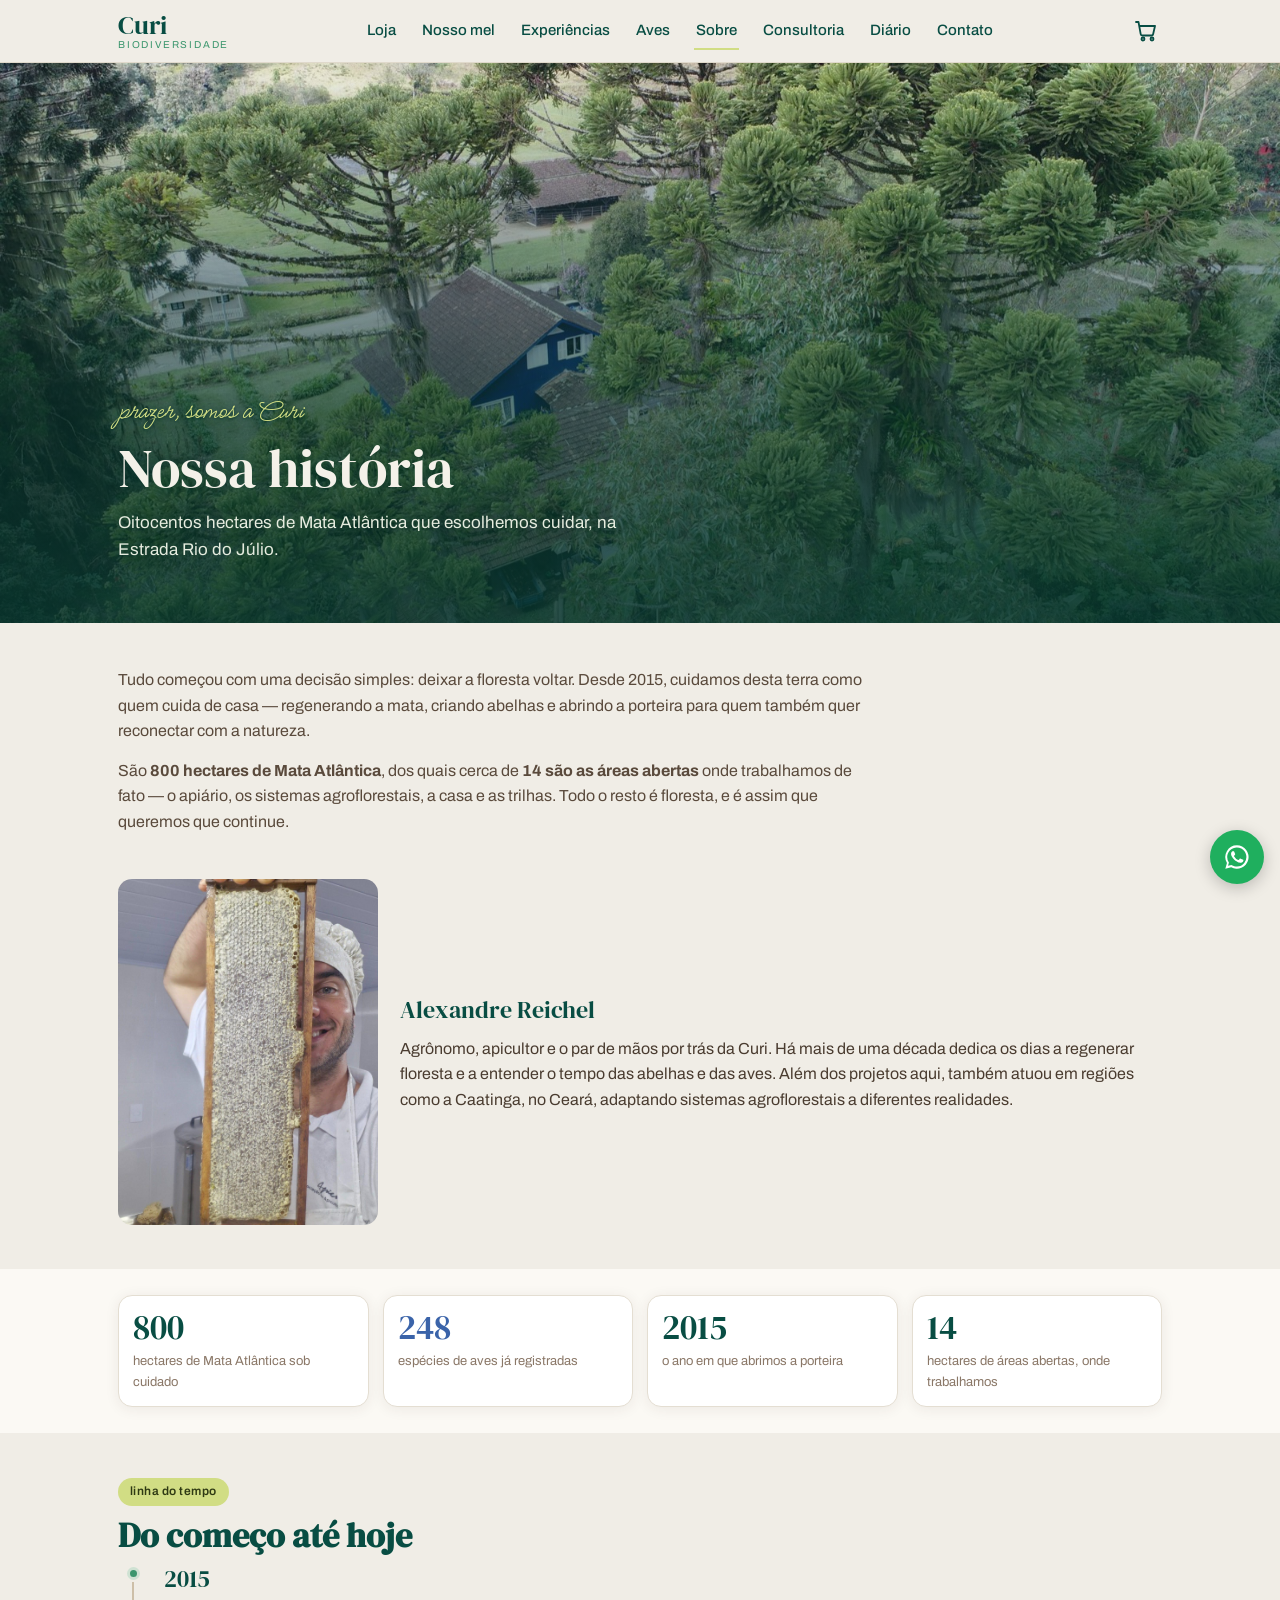
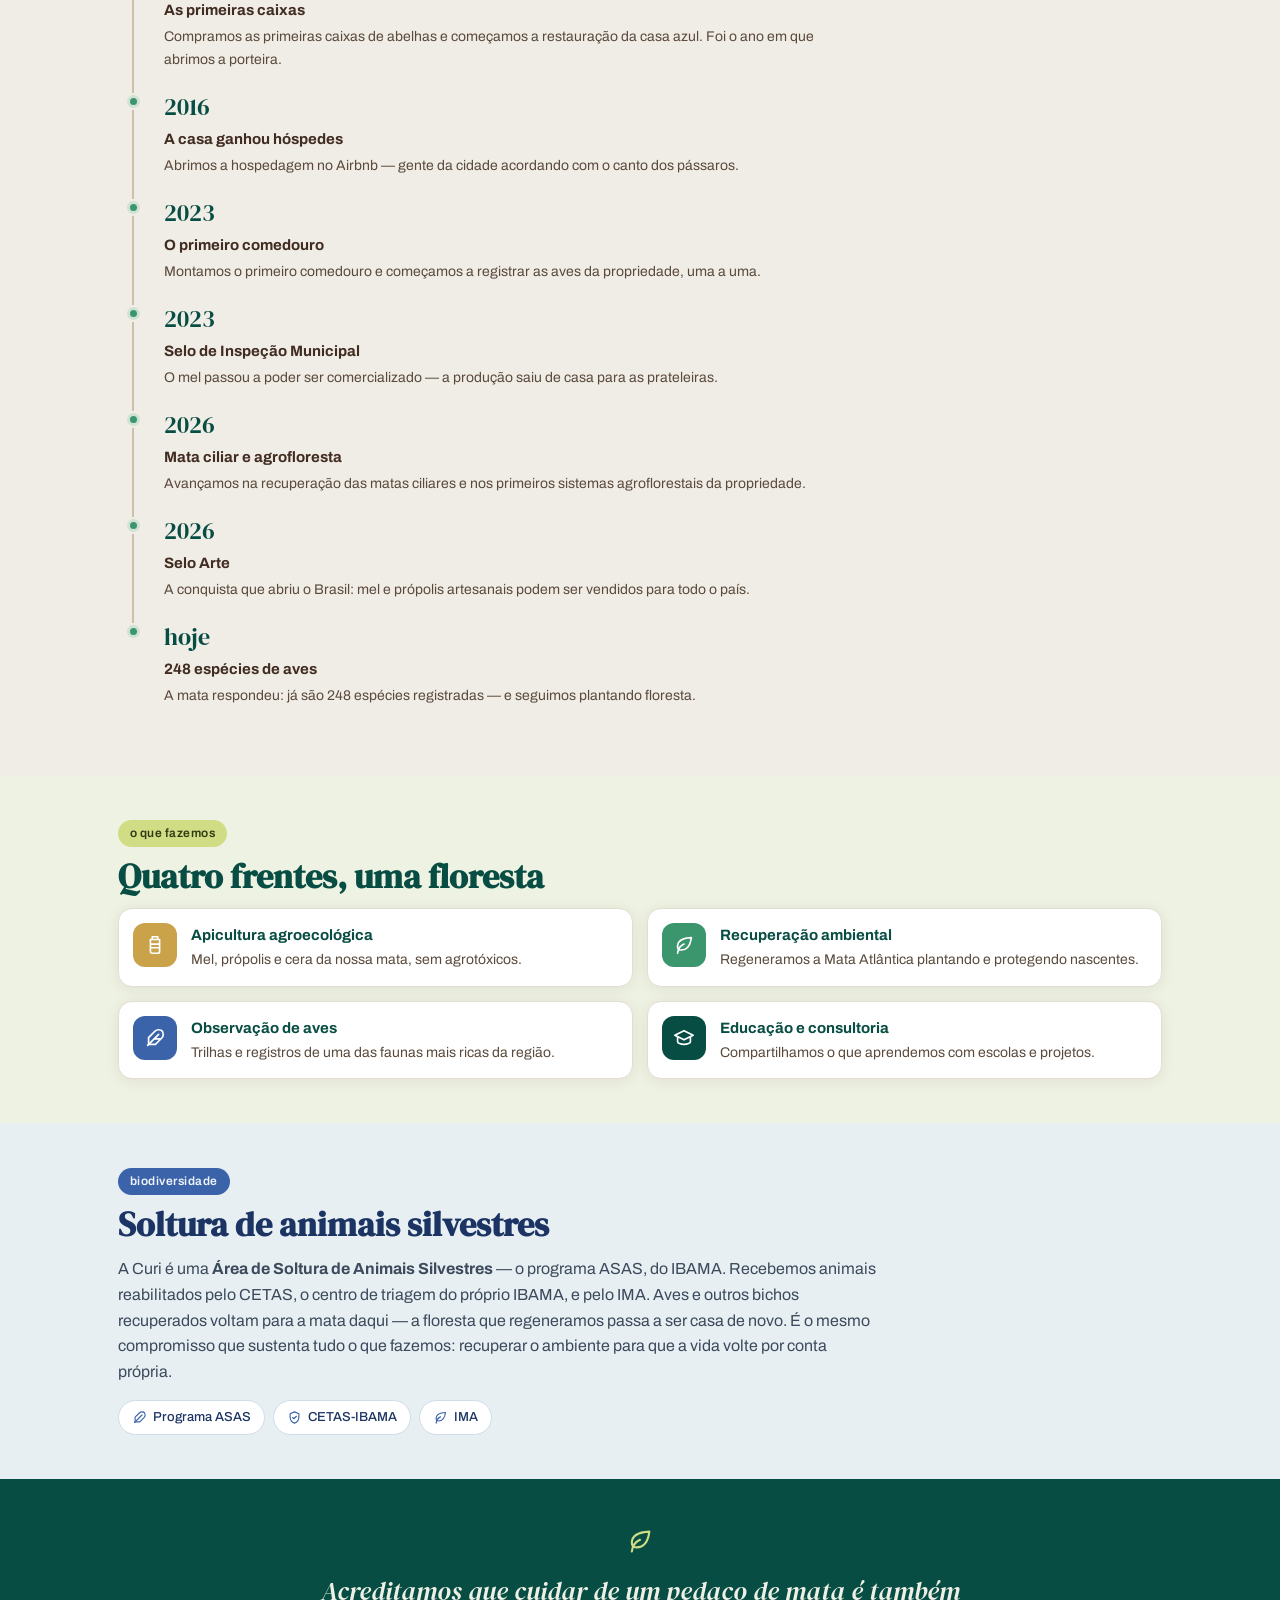
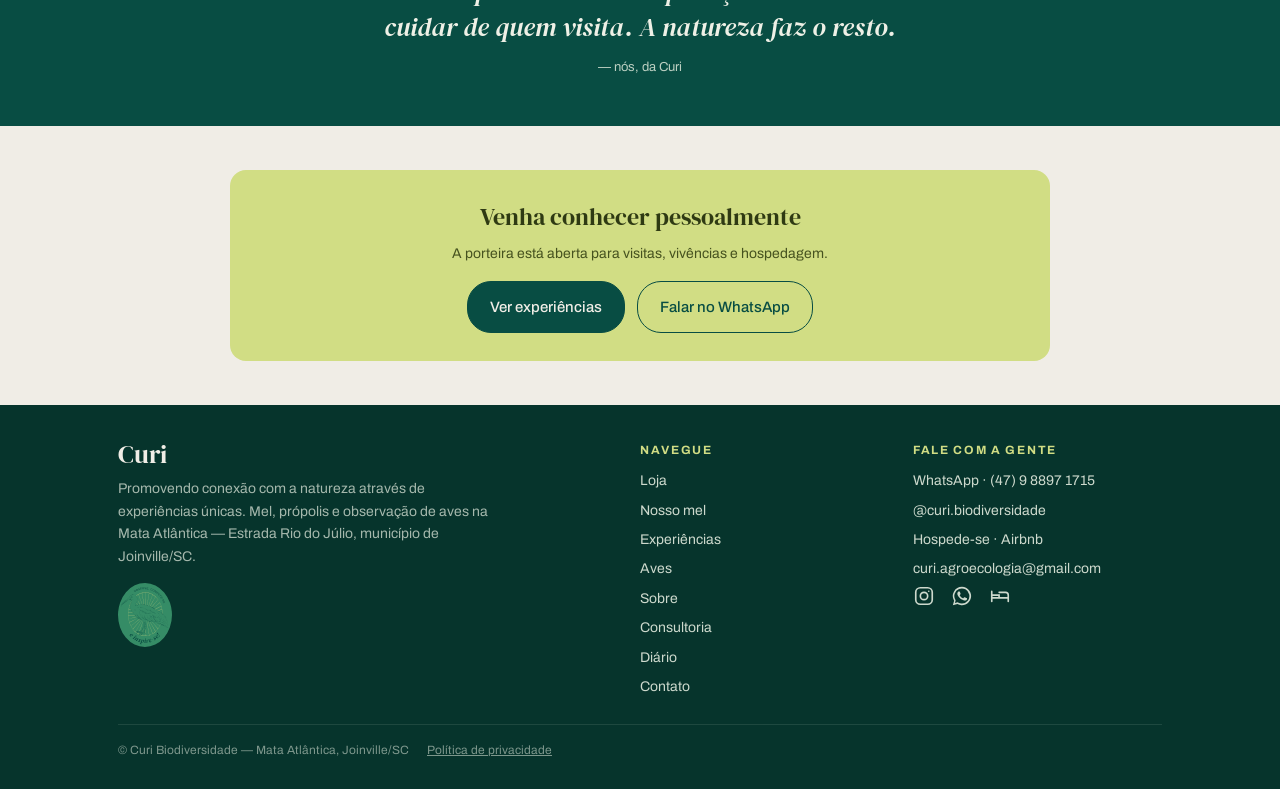
<file: sobre.html>
<!DOCTYPE html>
<html lang="pt-BR">
<head>
<meta charset="utf-8">
<meta name="viewport" content="width=device-width, initial-scale=1">
<title>Sobre — Nossa história | Curi Biodiversidade</title>
<link rel="canonical" href="https://curibiodiversidade.com.br/sobre.html">
<meta property="og:type" content="website">
<meta property="og:site_name" content="Curi Biodiversidade">
<meta property="og:locale" content="pt_BR">
<meta property="og:url" content="https://curibiodiversidade.com.br/sobre.html">
<meta property="og:title" content="Sobre — Nossa história | Curi Biodiversidade">
<meta property="og:description" content="Desde 2015 cuidamos de 800 hectares de Mata Atlântica no município de Joinville/SC: apicultura, recuperação ambiental, observação de aves e soltura de animais silvestres (programa ASAS).">
<meta property="og:image" content="https://curibiodiversidade.com.br/assets/img/sobre-hero.jpg">
<meta name="twitter:card" content="summary_large_image">
<meta name="description" content="Desde 2015 cuidamos de 800 hectares de Mata Atlântica no município de Joinville/SC: apicultura, recuperação ambiental, observação de aves e soltura de animais silvestres (programa ASAS).">
<link rel="preconnect" href="https://fonts.googleapis.com">
<link rel="preconnect" href="https://fonts.gstatic.com" crossorigin>
<link href="https://fonts.googleapis.com/css2?family=Archivo:wght@400;500;700&family=DM+Serif+Display:ital@0;1&family=Meow+Script&display=swap" rel="stylesheet">
<link rel="stylesheet" href="css/style.css">
<link rel="icon" href="assets/brand/selo-curicaca.svg" type="image/svg+xml">
<script src="js/store.js" defer></script>
<script src="js/supabase-config.js" defer></script>
<script src="js/analytics.js" defer></script>
<script src="js/conteudo.js" defer></script>
<script src="js/cart.js" defer></script>
<script src="js/site.js" defer></script>
</head>
<body>

<main>

  <section class="hero hero-compact" style="background-image:url('assets/img/sobre-hero.jpg')">
    <div class="hero-content">
      <span class="script">prazer, somos a Curi</span>
      <h1>Nossa história</h1>
      <p>Oitocentos hectares de Mata Atlântica que escolhemos cuidar, na Estrada Rio do Júlio.</p>
    </div>
  </section>

  <section class="sec" style="padding-bottom:0">
    <div class="wrap">
      <p class="lead" data-texto="sobre_intro" style="max-width:760px">Tudo começou com uma decisão simples: deixar a floresta voltar. Desde 2015, cuidamos desta terra como quem cuida de casa — regenerando a mata, criando abelhas e abrindo a porteira para quem também quer reconectar com a natureza.</p>
      <p class="lead" style="max-width:760px;margin-top:14px">São <b>800 hectares de Mata Atlântica</b>, dos quais cerca de <b>14 são as áreas abertas</b> onde trabalhamos de fato — o apiário, os sistemas agroflorestais, a casa e as trilhas. Todo o resto é floresta, e é assim que queremos que continue.</p>
    </div>
  </section>

  <!-- Quem faz -->
  <section class="sec">
    <div class="wrap" style="display:flex;gap:22px;align-items:center;flex-wrap:wrap">
      <img src="assets/img/sobre-alexandre.jpg" alt="Alexandre Reichel segurando um favo de mel recém-colhido" loading="lazy"
           style="width:260px;max-width:100%;border-radius:var(--radius);object-fit:cover;aspect-ratio:3/4">
      <div style="flex:1;min-width:280px">
        <h2 class="serif" style="font-size:24px;color:var(--verde-curi);margin-bottom:6px">Alexandre Reichel</h2>
        <p style="color:#4a3c30">Agrônomo, apicultor e o par de mãos por trás da Curi. Há mais de uma década dedica os dias a regenerar floresta e a entender o tempo das abelhas e das aves. Além dos projetos aqui, também atuou em regiões como a Caatinga, no Ceará, adaptando sistemas agroflorestais a diferentes realidades.</p>
      </div>
    </div>
  </section>

  <!-- Números -->
  <section class="sec sec-alt" style="padding-top:26px;padding-bottom:26px">
    <div class="wrap">
      <div class="grid-4">
        <div class="card"><div class="card-body">
          <span class="serif" style="font-size:34px;color:var(--verde-curi);line-height:1">800</span>
          <p class="muted" style="font-size:13px;margin-top:4px">hectares de Mata Atlântica sob cuidado</p>
        </div></div>
        <div class="card"><div class="card-body">
          <span class="serif" style="font-size:34px;color:var(--azul-ceu);line-height:1">248</span>
          <p class="muted" style="font-size:13px;margin-top:4px">espécies de aves já registradas</p>
        </div></div>
        <div class="card"><div class="card-body">
          <span class="serif" style="font-size:34px;color:var(--verde-curi);line-height:1">2015</span>
          <p class="muted" style="font-size:13px;margin-top:4px">o ano em que abrimos a porteira</p>
        </div></div>
        <div class="card"><div class="card-body">
          <span class="serif" style="font-size:34px;color:var(--verde-curi);line-height:1">14</span>
          <p class="muted" style="font-size:13px;margin-top:4px">hectares de áreas abertas, onde trabalhamos</p>
        </div></div>
      </div>
    </div>
  </section>

  <!-- Linha do tempo -->
  <section class="sec">
    <div class="wrap">
      <span class="tag">linha do tempo</span>
      <h2 class="h2">Do começo até hoje</h2>
      <div class="timeline">
        <div class="tl-item">
          <div class="tl-rail"><span class="tl-dot"></span><span class="tl-line"></span></div>
          <div class="tl-body">
            <span class="year">2015</span>
            <h4>As primeiras caixas</h4>
            <p>Compramos as primeiras caixas de abelhas e começamos a restauração da casa azul. Foi o ano em que abrimos a porteira.</p>
          </div>
        </div>
        <div class="tl-item">
          <div class="tl-rail"><span class="tl-dot"></span><span class="tl-line"></span></div>
          <div class="tl-body">
            <span class="year">2016</span>
            <h4>A casa ganhou hóspedes</h4>
            <p>Abrimos a hospedagem no Airbnb — gente da cidade acordando com o canto dos pássaros.</p>
          </div>
        </div>
        <div class="tl-item">
          <div class="tl-rail"><span class="tl-dot"></span><span class="tl-line"></span></div>
          <div class="tl-body">
            <span class="year">2023</span>
            <h4>O primeiro comedouro</h4>
            <p>Montamos o primeiro comedouro e começamos a registrar as aves da propriedade, uma a uma.</p>
          </div>
        </div>
        <div class="tl-item">
          <div class="tl-rail"><span class="tl-dot"></span><span class="tl-line"></span></div>
          <div class="tl-body">
            <span class="year">2023</span>
            <h4>Selo de Inspeção Municipal</h4>
            <p>O mel passou a poder ser comercializado — a produção saiu de casa para as prateleiras.</p>
          </div>
        </div>
        <div class="tl-item">
          <div class="tl-rail"><span class="tl-dot"></span><span class="tl-line"></span></div>
          <div class="tl-body">
            <span class="year">2026</span>
            <h4>Mata ciliar e agrofloresta</h4>
            <p>Avançamos na recuperação das matas ciliares e nos primeiros sistemas agroflorestais da propriedade.</p>
          </div>
        </div>
        <div class="tl-item">
          <div class="tl-rail"><span class="tl-dot"></span><span class="tl-line"></span></div>
          <div class="tl-body">
            <span class="year">2026</span>
            <h4>Selo Arte</h4>
            <p>A conquista que abriu o Brasil: mel e própolis artesanais podem ser vendidos para todo o país.</p>
          </div>
        </div>
        <div class="tl-item">
          <div class="tl-rail"><span class="tl-dot"></span></div>
          <div class="tl-body">
            <span class="year">hoje</span>
            <h4>248 espécies de aves</h4>
            <p>A mata respondeu: já são 248 espécies registradas — e seguimos plantando floresta.</p>
          </div>
        </div>
      </div>
    </div>
  </section>

  <!-- Quatro frentes -->
  <section class="sec" style="background:#eef2e2">
    <div class="wrap">
      <span class="tag">o que fazemos</span>
      <h2 class="h2">Quatro frentes, uma floresta</h2>
      <div class="grid-2" style="gap:14px">
        <div class="card"><div class="card-body frente">
          <div class="ico" style="background:#caa24a">
            <svg viewBox="0 0 24 24" fill="none" stroke="currentColor" stroke-width="1.8" stroke-linecap="round" stroke-linejoin="round"><path d="M9 3h6v3H9zM7 6h10v13a2 2 0 0 1-2 2H9a2 2 0 0 1-2-2V6zM7 11h10M7 15h10"/></svg>
          </div>
          <div><h4>Apicultura agroecológica</h4><p>Mel, própolis e cera da nossa mata, sem agrotóxicos.</p></div>
        </div></div>
        <div class="card"><div class="card-body frente">
          <div class="ico" style="background:var(--verde-mata)">
            <svg viewBox="0 0 24 24" fill="none" stroke="currentColor" stroke-width="1.8" stroke-linecap="round" stroke-linejoin="round"><path d="M5 21c.5-4.5 2.5-8 7-10"/><path d="M20 4c-1 8-4 13.5-11 13.5-2.5 0-4-1.5-4-4C5 8 10 4.5 20 4z"/></svg>
          </div>
          <div><h4>Recuperação ambiental</h4><p>Regeneramos a Mata Atlântica plantando e protegendo nascentes.</p></div>
        </div></div>
        <div class="card"><div class="card-body frente">
          <div class="ico" style="background:var(--azul-ceu)">
            <svg viewBox="0 0 24 24" fill="none" stroke="currentColor" stroke-width="1.8" stroke-linecap="round" stroke-linejoin="round"><path d="M20.2 4.8a6 6 0 0 0-8.5 0L5 11.5V19h7.5l6.7-6.7a6 6 0 0 0 0-8.5z"/><path d="M16 8L4 20M17.5 13H12"/></svg>
          </div>
          <div><h4>Observação de aves</h4><p>Trilhas e registros de uma das faunas mais ricas da região.</p></div>
        </div></div>
        <div class="card"><div class="card-body frente">
          <div class="ico" style="background:var(--verde-curi)">
            <svg viewBox="0 0 24 24" fill="none" stroke="currentColor" stroke-width="1.8" stroke-linecap="round" stroke-linejoin="round"><path d="M12 4L2 9l10 5 10-5-10-5zM5 11v5c0 1.5 3.2 3 7 3s7-1.5 7-3v-5"/></svg>
          </div>
          <div><h4>Educação e consultoria</h4><p>Compartilhamos o que aprendemos com escolas e projetos.</p></div>
        </div></div>
      </div>
    </div>
  </section>

  <!-- Soltura de animais silvestres -->
  <section class="sec bio-block">
    <div class="wrap">
      <span class="tag tag-azul">biodiversidade</span>
      <h2 class="h2">Soltura de animais silvestres</h2>
      <p class="lead" style="max-width:760px">A Curi é uma <b>Área de Soltura de Animais Silvestres</b> — o programa ASAS, do IBAMA. Recebemos animais reabilitados pelo CETAS, o centro de triagem do próprio IBAMA, e pelo IMA. Aves e outros bichos recuperados voltam para a mata daqui — a floresta que regeneramos passa a ser casa de novo. É o mesmo compromisso que sustenta tudo o que fazemos: recuperar o ambiente para que a vida volte por conta própria.</p>
      <div class="orgs">
        <span><svg viewBox="0 0 24 24" fill="none" stroke="currentColor" stroke-width="1.8" stroke-linecap="round" stroke-linejoin="round"><path d="M20.2 4.8a6 6 0 0 0-8.5 0L5 11.5V19h7.5l6.7-6.7a6 6 0 0 0 0-8.5z"/><path d="M16 8L4 20"/></svg> Programa ASAS</span>
        <span><svg viewBox="0 0 24 24" fill="none" stroke="currentColor" stroke-width="1.8" stroke-linecap="round" stroke-linejoin="round"><path d="M12 3l7 3v5c0 5-3 8.5-7 10-4-1.5-7-5-7-10V6l7-3z"/><path d="M9 12l2 2 4-4"/></svg> CETAS-IBAMA</span>
        <span><svg viewBox="0 0 24 24" fill="none" stroke="currentColor" stroke-width="1.8" stroke-linecap="round" stroke-linejoin="round"><path d="M5 21c.5-4.5 2.5-8 7-10"/><path d="M20 4c-1 8-4 13.5-11 13.5-2.5 0-4-1.5-4-4C5 8 10 4.5 20 4z"/></svg> IMA</span>
      </div>
    </div>
  </section>

  <!-- Frase -->
  <section class="quote-block">
    <div class="wrap">
      <svg viewBox="0 0 24 24" fill="none" stroke="currentColor" stroke-width="1.8" stroke-linecap="round" stroke-linejoin="round" style="width:28px;height:28px;color:var(--verde-broto);margin:0 auto"><path d="M5 21c.5-4.5 2.5-8 7-10"/><path d="M20 4c-1 8-4 13.5-11 13.5-2.5 0-4-1.5-4-4C5 8 10 4.5 20 4z"/></svg>
      <p class="serif">Acreditamos que cuidar de um pedaço de mata é também cuidar de quem visita. A natureza faz o resto.</p>
      <p class="who">— nós, da Curi</p>
    </div>
  </section>

  <!-- CTA -->
  <section class="sec">
    <div class="wrap">
      <div style="background:var(--verde-broto);border-radius:16px;padding:28px 22px;text-align:center;max-width:820px;margin:0 auto">
        <h3 class="serif" style="font-size:24px;color:#2f3a13;margin-bottom:6px">Venha conhecer pessoalmente</h3>
        <p style="font-size:14px;color:#46521f;margin-bottom:16px">A porteira está aberta para visitas, vivências e hospedagem.</p>
        <div style="display:flex;gap:12px;justify-content:center;flex-wrap:wrap">
          <a class="btn btn-primary" href="experiencias.html">Ver experiências</a>
          <a class="btn btn-outline" href="https://wa.me/5547988971715?text=Ol%C3%A1!%20Vim%20pelo%20site%20da%20Curi%20e%20queria%20conhecer%20a%20propriedade." target="_blank" rel="noopener">Falar no WhatsApp</a>
        </div>
      </div>
    </div>
  </section>

</main>

</body>
</html>
</file>
<file: css/style.css>
/* Curi Agroecologia — folha de estilo do site
   Design system: manual_curi.pdf · tokens.css · mockup Claude Design aprovado */

:root {
  --verde-curi: #084D43;
  --verde-mata: #3B966D;
  --azul-ceu: #3A63A9;
  --verde-broto: #D1DD84;
  --terra: #412C21;
  --creme: #F0EDE6;
  --creme-claro: #FBF9F4;
  --verde-escuro: #06342C;
  --mel: #C9962E;

  --font-ui: 'Archivo', system-ui, sans-serif;
  --font-display: 'DM Serif Display', Georgia, serif;
  --font-script: 'Meow Script', cursive;

  --radius: 14px;
  --radius-btn: 24px;
  --shadow: 0 2px 14px rgba(65, 44, 33, .08);
  --maxw: 1080px;
}

* { box-sizing: border-box; margin: 0; padding: 0; }

html { scroll-behavior: smooth; }

body {
  background: var(--creme);
  font-family: var(--font-ui);
  color: var(--terra);
  line-height: 1.6;
  font-size: 16px;
  -webkit-font-smoothing: antialiased;
}

img { max-width: 100%; display: block; }

a { color: var(--verde-mata); }

.serif { font-family: var(--font-display); font-weight: 400; }
.script { font-family: var(--font-script); font-weight: 400; }

.wrap { max-width: var(--maxw); margin: 0 auto; padding: 0 18px; }

/* ---------- Header ---------- */
.site-header {
  position: sticky; top: 0; z-index: 60;
  background: var(--creme);
  border-bottom: 1px solid #e0d9cb;
}
.site-header .bar {
  max-width: var(--maxw); margin: 0 auto;
  display: flex; align-items: center; justify-content: space-between;
  padding: 12px 18px; gap: 12px;
}
.logo { font-family: var(--font-display); font-size: 26px; color: var(--verde-curi); text-decoration: none; line-height: 1; }
.logo small { display: block; font-family: var(--font-ui); font-size: 10px; letter-spacing: .18em; text-transform: uppercase; color: var(--verde-mata); margin-top: 2px; }

.header-actions { display: flex; align-items: center; gap: 14px; }
.icon-btn {
  position: relative; background: none; border: none; cursor: pointer;
  color: var(--verde-curi); padding: 4px; display: inline-flex; text-decoration: none;
}
.icon-btn svg { width: 24px; height: 24px; }
.cart-count {
  position: absolute; top: -4px; right: -6px;
  background: var(--verde-broto); color: #2f3a13;
  font-size: 11px; font-weight: 700; min-width: 18px; height: 18px;
  border-radius: 10px; display: none; align-items: center; justify-content: center; padding: 0 4px;
}
.cart-count.on { display: inline-flex; }

.main-nav { display: none; }
.main-nav a {
  color: var(--verde-curi); text-decoration: none; font-size: 15px; font-weight: 500;
  padding: 6px 2px; border-bottom: 2px solid transparent;
}
.main-nav a:hover, .main-nav a[aria-current="page"] { border-bottom-color: var(--verde-broto); }

/* menu mobile */
.mobile-menu {
  display: none; position: fixed; inset: 0; z-index: 80;
  background: rgba(6, 52, 44, .55);
}
.mobile-menu.open { display: block; }
.mobile-menu .panel {
  position: absolute; top: 0; right: 0; width: min(320px, 88%); height: 100%;
  background: var(--creme); padding: 22px; overflow-y: auto;
  display: flex; flex-direction: column; gap: 4px;
}
.mobile-menu .panel a {
  color: var(--verde-curi); text-decoration: none; font-size: 18px; font-weight: 500;
  padding: 11px 4px; border-bottom: 1px solid #e4ded2;
}
.mobile-menu .close {
  align-self: flex-end; background: none; border: none; cursor: pointer;
  color: var(--verde-curi); margin-bottom: 8px;
}
.mobile-menu .close svg { width: 26px; height: 26px; }

@media (min-width: 900px) {
  .main-nav { display: flex; gap: 22px; }
  #menu-toggle { display: none; }
}

/* ---------- Botões ---------- */
.btn {
  display: inline-flex; align-items: center; justify-content: center; gap: 8px;
  border-radius: var(--radius-btn); padding: 13px 22px;
  font-family: var(--font-ui); font-size: 15px; font-weight: 500;
  border: 1.5px solid var(--verde-curi); cursor: pointer; text-decoration: none;
  transition: background .18s, color .18s, transform .1s;
}
.btn:active { transform: scale(.98); }
.btn-primary { background: var(--verde-curi); color: var(--creme); }
.btn-primary:hover { background: var(--verde-mata); border-color: var(--verde-mata); }
.btn-outline { background: transparent; color: var(--verde-curi); }
.btn-outline:hover { background: rgba(8, 77, 67, .08); }
.btn-light { border-color: var(--creme); color: var(--creme); background: transparent; }
.btn-light:hover { background: rgba(240, 237, 230, .15); }
.btn-light-solid { background: var(--creme); color: var(--verde-curi); border-color: var(--creme); }
.btn-whatsapp { background: #1FAF5E; border-color: #1FAF5E; color: #fff; }
.btn-whatsapp:hover { background: #178c4b; border-color: #178c4b; }
.btn-block { width: 100%; }
.btn svg { width: 18px; height: 18px; }

/* ---------- Seções ---------- */
.sec { padding: 44px 0; }
.sec-alt { background: var(--creme-claro); }
.tag {
  display: inline-block; background: var(--verde-broto); color: #2f3a13;
  font-size: 12px; font-weight: 600; letter-spacing: .04em;
  padding: 4px 12px; border-radius: 20px; text-transform: lowercase;
}
.tag-azul { background: var(--azul-ceu); color: #eef2fb; }
.h2 {
  font-family: var(--font-display); font-size: clamp(26px, 4vw, 34px);
  line-height: 1.15; color: var(--verde-curi); margin: 10px 0 12px;
}
.lead { font-size: 16px; color: #5a4a3c; max-width: 620px; }

/* ---------- Hero ---------- */
.hero {
  position: relative; min-height: 480px; display: flex; align-items: flex-end;
  background-size: cover; background-position: center; color: #F4F1E9;
}
.hero::after {
  content: ""; position: absolute; inset: 0;
  background: linear-gradient(180deg, rgba(6, 52, 44, .06) 0%, rgba(6, 52, 44, .34) 24%, rgba(6, 52, 44, .62) 58%, rgba(6, 52, 44, .86) 100%);
}
.hero .hero-content {
  position: relative; z-index: 1; width: 100%;
  max-width: var(--maxw); margin: 0 auto; padding: 26px 18px 40px;
}
.hero .script, .hero h1, .hero p { text-shadow: 0 1px 14px rgba(6, 52, 44, .55); }
.hero .script {
  font-size: 28px; color: var(--verde-broto);
  /* a manuscrita é fina: precisa de sombra própria para vencer céu claro */
  text-shadow: 0 1px 3px rgba(6, 52, 44, .9), 0 2px 18px rgba(6, 52, 44, .7);
}
.hero h1 {
  font-family: var(--font-display); font-weight: 400;
  font-size: clamp(34px, 6vw, 54px); line-height: 1.1; margin: 4px 0 10px; max-width: 640px;
}
.hero p { font-size: 17px; color: #e6ecdf; margin-bottom: 20px; max-width: 520px; }
.hero .cta-row { display: flex; gap: 12px; flex-wrap: wrap; }
.hero-compact { min-height: clamp(380px, 44vw, 560px); }

/* ---------- Cards ---------- */
.card {
  background: #fff; border-radius: var(--radius); overflow: hidden;
  border: 1px solid #e4ded2; box-shadow: var(--shadow);
}
.card-body { padding: 14px; }

.grid-2 { display: grid; grid-template-columns: 1fr 1fr; gap: 14px; }
.grid-3 { display: grid; grid-template-columns: 1fr; gap: 14px; }
.grid-4 { display: grid; grid-template-columns: 1fr 1fr; gap: 14px; }
@media (min-width: 720px) {
  .grid-3 { grid-template-columns: repeat(3, 1fr); }
  .grid-4 { grid-template-columns: repeat(4, 1fr); }
}

/* produto */
.product-card { display: flex; flex-direction: column; }
.product-card a.img-link { display: block; aspect-ratio: 1; overflow: hidden; background: #fff; }
.product-card img { width: 100%; height: 100%; object-fit: cover; transition: transform .25s; }
.product-card:hover img { transform: scale(1.04); }
.product-card .card-body { display: flex; flex-direction: column; gap: 6px; flex: 1; }
.product-card .name { font-size: 15px; font-weight: 600; color: var(--terra); text-decoration: none; }
.product-card .buy-row { display: flex; justify-content: space-between; align-items: center; margin-top: auto; }
.price { color: var(--verde-curi); font-weight: 700; font-size: 17px; }
.add-btn {
  background: var(--verde-curi); color: #fff; border: none; cursor: pointer;
  width: 36px; height: 36px; border-radius: 50%;
  display: inline-flex; align-items: center; justify-content: center;
  transition: background .18s;
}
.add-btn:hover { background: var(--verde-mata); }
.add-btn svg { width: 18px; height: 18px; }

/* link com seta */
.link {
  color: var(--verde-mata); font-weight: 500; text-decoration: none;
  display: inline-flex; align-items: center; gap: 5px;
}
.link:hover { text-decoration: underline; }
.link svg { width: 15px; height: 15px; }
.link-azul { color: var(--azul-ceu); }

/* ---------- Passos (Do apiário ao pote) ---------- */
.steps { display: grid; gap: 14px; grid-template-columns: 1fr; counter-reset: passo; }
@media (min-width: 720px) { .steps { grid-template-columns: repeat(5, 1fr); } .steps.steps-4 { grid-template-columns: repeat(4, 1fr); } }
.step { background: #fff; border: 1px solid #e4ded2; border-radius: var(--radius); overflow: hidden; }
.step .ph, .step img { height: 130px; width: 100%; object-fit: cover; }
.step .step-body { padding: 12px 14px 16px; }
.step .num {
  font-family: var(--font-display); font-size: 26px; color: var(--verde-mata); line-height: 1;
}
.step b { display: block; font-size: 14px; color: var(--verde-curi); margin: 4px 0 4px; }
.step p { font-size: 13px; color: #6a5a4c; line-height: 1.5; }

/* placeholder de foto */
.ph {
  position: relative; display: flex; align-items: center; justify-content: center;
  background: var(--verde-mata); color: #cde7da; overflow: hidden;
}
.ph svg { width: 34px; height: 34px; opacity: .55; }
.ph .cap {
  position: absolute; bottom: 8px; left: 10px; right: 10px;
  font-size: 11px; font-style: italic; color: #e7efe6; opacity: .9;
}
.ph-azul { background: var(--azul-ceu); color: #d7e2f5; }
.ph-curi { background: var(--verde-curi); }

/* ---------- Faixa de confiança ---------- */
.trust {
  display: grid; grid-template-columns: 1fr 1fr; gap: 14px;
  background: #fff; border: 1px solid #e4ded2; border-radius: var(--radius); padding: 18px;
}
@media (min-width: 720px) { .trust { grid-template-columns: repeat(4, 1fr); } }
.trust div { display: flex; align-items: center; gap: 10px; font-size: 13px; color: #5a4a3c; }
.trust svg { width: 22px; height: 22px; color: var(--verde-mata); flex-shrink: 0; }

/* ---------- Depoimento / bloco verde ---------- */
.quote-block { background: var(--verde-curi); color: #eef0e6; text-align: center; padding: 48px 0; }
.quote-block .serif { font-style: italic; font-size: clamp(20px, 3vw, 26px); line-height: 1.4; margin: 10px auto 12px; max-width: 640px; }
.quote-block .who { font-size: 13px; color: #bcd0c2; }
.quote-block .stars { color: var(--verde-broto); letter-spacing: 3px; }

/* ---------- Newsletter / bloco broto ---------- */
.news-block { background: var(--verde-broto); text-align: center; padding: 44px 0; }
.news-block h2 { font-family: var(--font-display); font-size: 26px; color: #2f3a13; margin-bottom: 6px; }
.news-block p { font-size: 14px; color: #46521f; margin-bottom: 16px; }

/* ---------- Footer ---------- */
.site-footer { background: var(--verde-escuro); color: #cdd9cd; padding: 36px 0 28px; font-size: 14px; }
.site-footer .cols { display: grid; gap: 24px; grid-template-columns: 1fr; }
@media (min-width: 720px) { .site-footer .cols { grid-template-columns: 2fr 1fr 1fr; } }
.site-footer .logo { color: var(--creme); }
.site-footer p { opacity: .8; margin-top: 8px; max-width: 380px; }
.site-footer h4 { font-size: 12px; letter-spacing: .14em; text-transform: uppercase; color: var(--verde-broto); margin-bottom: 10px; }
.site-footer nav { display: flex; flex-direction: column; gap: 7px; }
.site-footer nav a, .site-footer .social a { color: #cdd9cd; text-decoration: none; }
.site-footer nav a:hover { color: var(--creme); text-decoration: underline; }
.site-footer .social { display: flex; gap: 16px; margin-top: 4px; }
.site-footer .social svg { width: 22px; height: 22px; }
.site-footer .fine { border-top: 1px solid rgba(205, 217, 205, .2); margin-top: 26px; padding-top: 16px; font-size: 12px; opacity: .6; display: flex; flex-wrap: wrap; gap: 8px 18px; }
.site-footer .fine a { color: inherit; }
.site-footer .selo { width: 54px; opacity: .9; margin-top: 12px; }

/* ---------- Página de produto ---------- */
.product-page { display: grid; gap: 26px; grid-template-columns: 1fr; padding: 26px 0 40px; }
@media (min-width: 860px) { .product-page { grid-template-columns: 1.05fr 1fr; align-items: start; } }
.product-gallery img { border-radius: var(--radius); border: 1px solid #e4ded2; width: 100%; aspect-ratio: 1; object-fit: cover; }
.product-info h1 { font-family: var(--font-display); font-size: clamp(28px, 4vw, 38px); color: var(--verde-curi); line-height: 1.12; margin-bottom: 8px; }
.product-info .price { font-size: 26px; }
.product-info .desc { margin: 14px 0 18px; color: #5a4a3c; }
.ficha { background: #fff; border: 1px solid #e4ded2; border-radius: var(--radius); padding: 16px 18px; margin: 18px 0; }
.ficha h3 { font-size: 13px; letter-spacing: .12em; text-transform: uppercase; color: var(--verde-mata); margin-bottom: 10px; }
.ficha dl { display: grid; grid-template-columns: auto 1fr; gap: 6px 14px; font-size: 14px; }
.ficha dt { color: #8a7767; }
.ficha dd { color: var(--terra); font-weight: 500; }
.selo-arte {
  display: inline-flex; align-items: center; gap: 8px;
  background: var(--creme-claro); border: 1.5px dashed var(--verde-mata);
  border-radius: var(--radius-btn); padding: 7px 14px; font-size: 13px; font-weight: 600; color: var(--verde-curi);
}
.qty-stepper { display: inline-flex; align-items: center; border: 1.5px solid var(--verde-curi); border-radius: var(--radius-btn); overflow: hidden; }
.qty-stepper button { background: none; border: none; cursor: pointer; color: var(--verde-curi); font-size: 18px; width: 40px; height: 44px; }
.qty-stepper span { min-width: 34px; text-align: center; font-weight: 700; }
.buy-bar { display: flex; gap: 12px; align-items: center; margin-top: 18px; flex-wrap: wrap; }

/* barra fixa mobile de compra */
.sticky-buy {
  position: fixed; bottom: 0; left: 0; right: 0; z-index: 50;
  background: var(--creme); border-top: 1px solid #e0d9cb;
  padding: 10px 16px calc(10px + env(safe-area-inset-bottom));
  display: flex; gap: 12px; align-items: center; justify-content: space-between;
}
.sticky-buy .price { font-size: 19px; }
@media (min-width: 860px) { .sticky-buy { display: none; } }
body.has-sticky { padding-bottom: 84px; }
@media (min-width: 860px) { body.has-sticky { padding-bottom: 0; } }

/* ---------- FAQ ---------- */
details.faq { background: #fff; border: 1px solid #e4ded2; border-radius: var(--radius); padding: 0 16px; margin-bottom: 10px; }
details.faq summary { cursor: pointer; font-weight: 600; font-size: 15px; color: var(--verde-curi); padding: 14px 0; list-style: none; display: flex; justify-content: space-between; align-items: center; }
details.faq summary::after { content: "+"; font-size: 20px; color: var(--verde-mata); }
details.faq[open] summary::after { content: "–"; }
details.faq p { padding: 0 0 14px; font-size: 14px; color: #5a4a3c; }

/* ---------- Carrinho ---------- */
.cart-item { display: grid; grid-template-columns: 72px 1fr auto; gap: 14px; align-items: center; background: #fff; border: 1px solid #e4ded2; border-radius: var(--radius); padding: 12px; margin-bottom: 12px; }
.cart-item img { width: 72px; height: 72px; object-fit: cover; border-radius: 10px; }
.cart-item .ci-name { font-weight: 600; font-size: 15px; }
.cart-item .ci-price { color: var(--verde-curi); font-weight: 700; font-size: 14px; margin-top: 2px; }
.cart-item .ci-actions { display: flex; flex-direction: column; align-items: flex-end; gap: 8px; }
.cart-item .qty-stepper button { height: 34px; width: 32px; }
.remove-btn { background: none; border: none; cursor: pointer; color: #a08874; font-size: 12px; text-decoration: underline; }

.summary { background: #fff; border: 1px solid #e4ded2; border-radius: var(--radius); padding: 18px; }
.summary .row { display: flex; justify-content: space-between; font-size: 15px; padding: 6px 0; }
.summary .row.total { border-top: 1px solid #e4ded2; margin-top: 8px; padding-top: 12px; font-weight: 700; font-size: 18px; color: var(--verde-curi); }
.summary .note { font-size: 12px; color: #8a7767; margin-top: 10px; line-height: 1.5; }

/* formulário */
.form-grid { display: grid; gap: 14px; grid-template-columns: 1fr 1fr; }
.form-grid .full { grid-column: 1 / -1; }
label.field { display: flex; flex-direction: column; gap: 5px; font-size: 13px; font-weight: 600; color: var(--verde-curi); }
label.field input, label.field textarea, label.field select {
  border: 1px solid #cfc5b4; background: #fff; border-radius: 10px;
  padding: 12px 14px; font-size: 15px; font-family: var(--font-ui); color: var(--terra);
}
label.field input:focus, label.field textarea:focus { outline: 2px solid var(--verde-mata); border-color: var(--verde-mata); }
.field-error { outline: 2px solid #c0392b !important; }
.hint { font-size: 12px; color: #8a7767; font-weight: 400; }

/* ---------- Página aves ---------- */
.aves-accent .tag { background: var(--azul-ceu); color: #eef2fb; }
.season-table { width: 100%; border-collapse: collapse; font-size: 13px; background: #fff; border-radius: var(--radius); overflow: hidden; }
.season-table th, .season-table td { border: 1px solid #e4ded2; padding: 8px 10px; text-align: left; }
.season-table th { background: var(--azul-ceu); color: #eef2fb; font-weight: 600; }
.table-scroll { overflow-x: auto; border-radius: var(--radius); }

/* ---------- Galeria ---------- */
.gallery { display: grid; gap: 10px; grid-template-columns: repeat(2, 1fr); }
@media (min-width: 720px) { .gallery { grid-template-columns: repeat(3, 1fr); } }
.gallery img { border-radius: 12px; aspect-ratio: 4/3; object-fit: cover; width: 100%; }

/* ---------- WhatsApp float ---------- */
.wa-float {
  position: fixed; right: 16px; bottom: 16px; z-index: 55;
  width: 54px; height: 54px; border-radius: 50%;
  background: #1FAF5E; color: #fff; display: flex; align-items: center; justify-content: center;
  box-shadow: 0 4px 16px rgba(0, 0, 0, .22); text-decoration: none;
}
.wa-float svg { width: 28px; height: 28px; }
body.has-sticky .wa-float { bottom: 92px; }
@media (min-width: 860px) { body.has-sticky .wa-float { bottom: 16px; } }

/* ---------- Toast ---------- */
.toast {
  position: fixed; left: 50%; bottom: 24px; transform: translateX(-50%) translateY(20px);
  background: var(--verde-curi); color: var(--creme); padding: 12px 22px;
  border-radius: var(--radius-btn); font-size: 14px; opacity: 0; pointer-events: none;
  transition: opacity .25s, transform .25s; z-index: 90; box-shadow: var(--shadow);
  display: flex; gap: 10px; align-items: center; max-width: 90vw;
}
.toast.show { opacity: 1; transform: translateX(-50%) translateY(0); }
.toast a { color: var(--verde-broto); font-weight: 600; }

/* ---------- Diversos ---------- */
.center { text-align: center; }
.mt-1 { margin-top: 10px; } .mt-2 { margin-top: 20px; } .mt-3 { margin-top: 30px; }
.mb-2 { margin-bottom: 20px; }
.muted { color: #8a7767; font-size: 14px; }
.icon-inline { width: 17px; height: 17px; vertical-align: -3px; }

.breadcrumb { font-size: 13px; color: #8a7767; padding: 16px 0 0; }
.breadcrumb a { color: var(--verde-mata); text-decoration: none; }

.empty-state { text-align: center; padding: 50px 20px; }
.empty-state svg { width: 54px; height: 54px; color: var(--verde-mata); opacity: .6; }

/* faixa de floradas (Nosso mel) */
@media (min-width: 860px) { #floradas { grid-template-columns: 1fr 1fr !important; } }

/* bloco de biodiversidade / soltura (acento Azul Céu) */
.bio-block { background: #e7eff3; }
.bio-block .h2 { color: #1c3463; }
.bio-block .lead { color: #3c4a5c; }
.orgs { display: flex; flex-wrap: wrap; gap: 8px; margin-top: 16px; }
.orgs span {
  display: inline-flex; align-items: center; gap: 6px; font-size: 13px; color: #1c3463;
  background: #fff; border: 1px solid #cfdcea; border-radius: 20px; padding: 6px 13px; font-weight: 500;
}
.orgs svg { width: 15px; height: 15px; color: var(--azul-ceu); }

/* linha do tempo (Sobre) */
.timeline { display: flex; flex-direction: column; max-width: 720px; }
.tl-item { display: flex; gap: 16px; }
.tl-rail { display: flex; flex-direction: column; align-items: center; min-width: 30px; }
.tl-dot { width: 13px; height: 13px; border-radius: 50%; background: var(--verde-mata); border: 3px solid #cfe2d3; flex-shrink: 0; }
.tl-line { width: 2px; flex: 1; background: #cdbfa8; margin: 2px 0; }
.tl-body { padding-bottom: 24px; }
.tl-body .year { font-family: var(--font-display); font-size: 24px; color: var(--verde-curi); line-height: 1; }
.tl-body h4 { font-size: 15px; color: var(--terra); margin: 4px 0; }
.tl-body p { font-size: 14px; color: #5a4a3c; }

/* frentes de atuação (Sobre) */
.frente { display: flex; gap: 14px; align-items: flex-start; }
.frente .ico {
  min-width: 44px; height: 44px; border-radius: 12px; color: #fff;
  display: flex; align-items: center; justify-content: center; flex-shrink: 0;
}
.frente .ico svg { width: 22px; height: 22px; }
.frente h4 { font-size: 15px; color: var(--verde-curi); margin-bottom: 2px; }
.frente p { font-size: 14px; color: #5a4a3c; }
</file>
